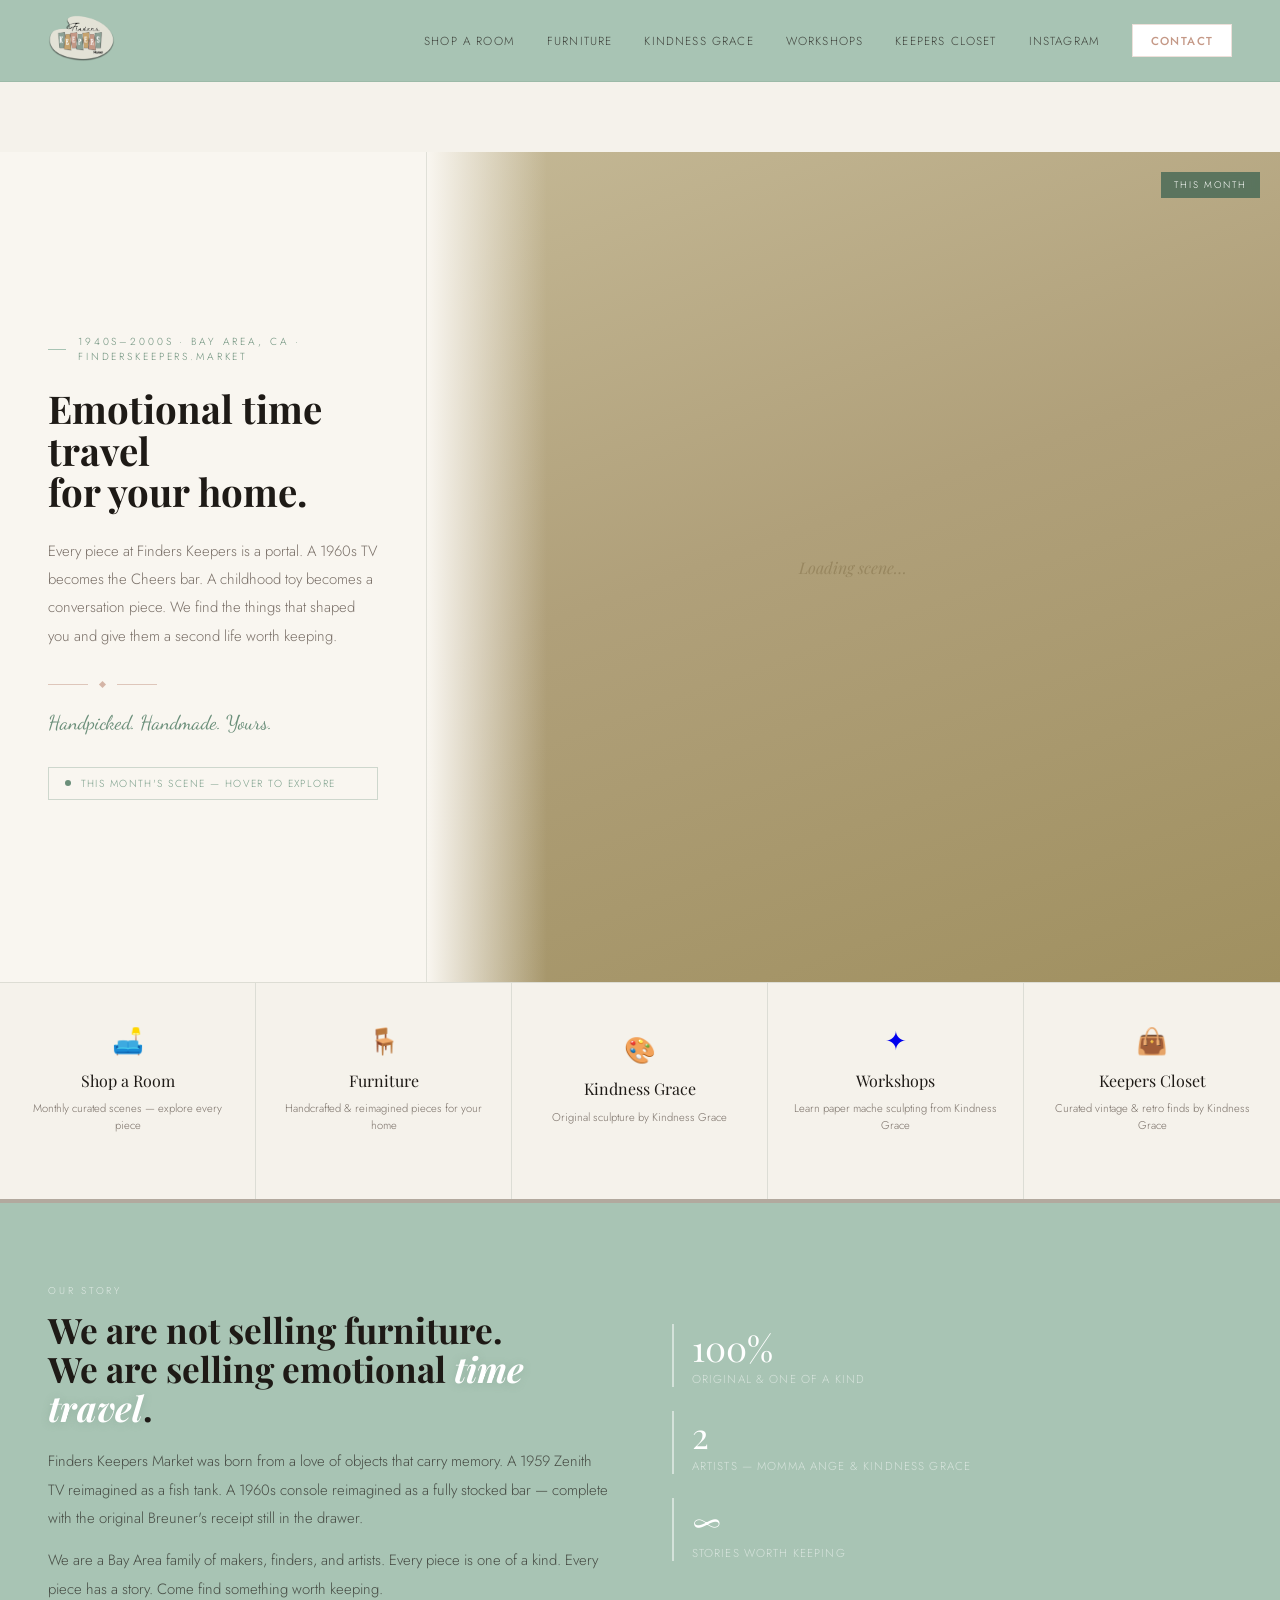
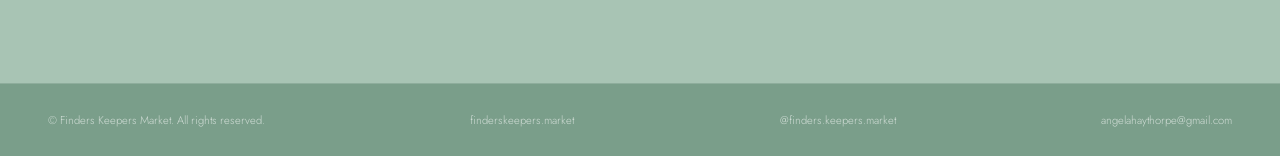
<file: index.html>
<!DOCTYPE html>
<html lang="en">
<head>
  <meta charset="UTF-8" />
  <meta name="viewport" content="width=device-width, initial-scale=1.0" />
  <title>Finders Keepers Market · Emotional Time Travel for Your Home</title>
  <meta name="description" content="Finders Keepers Market — upcycled vintage furniture, original sculpture, and one-of-a-kind finds. Reclaimed & reimagined pieces for your home. Bay Area, CA. Emotional time travel for your space." />
  <link rel="preconnect" href="https://fonts.googleapis.com" />
  <link href="https://fonts.googleapis.com/css2?family=Playfair+Display:ital,wght@0,400;0,600;1,400&family=Jost:wght@300;400;500&family=Dancing+Script:wght@600&display=swap" rel="stylesheet" />
  <link rel="stylesheet" href="fk-styles.css" />
  <style>
    .hero { display: grid; grid-template-columns: 1fr 2fr; min-height: 100vh; padding-top: 70px; }
    .hero-left { display: flex; flex-direction: column; justify-content: center; padding: 4rem 3rem; background: var(--linen); border-right: 1px solid var(--border); }
    .hero-eyebrow { display: flex; align-items: center; gap: 0.75rem; font-size: 0.64rem; letter-spacing: 0.28em; text-transform: uppercase; color: var(--sage); margin-bottom: 1.5rem; }
    .hero-eyebrow::before { content: ''; width: 24px; height: 1px; background: var(--sage-light); }
    .hero-title { font-family: 'Playfair Display', serif; font-size: clamp(1.9rem, 3vw, 2.8rem); line-height: 1.08; margin-bottom: 1.5rem; }
    .hero-title em { font-style: italic; color: var(--sage-light); }
    .hero-title .blush { color: var(--blush); }
    .hero-body { color: var(--muted); line-height: 1.9; font-size: 0.93rem; margin-bottom: 2rem; max-width: 340px; }
    .hero-divider { display: flex; align-items: center; gap: 0.75rem; margin-bottom: 1.5rem; max-width: 160px; }
    .hero-divider-line { width: 40px; height: 1px; background: var(--blush); opacity: 0.5; }
    .hero-divider-gem { width: 5px; height: 5px; background: var(--blush); transform: rotate(45deg); opacity: 0.7; flex-shrink: 0; }
    .hero-tagline { font-family: 'Dancing Script', cursive; font-size: 1.25rem; color: var(--sage); margin-bottom: 2rem; }
    .hero-scene-link { display: inline-flex; align-items: center; gap: 0.6rem; font-size: 0.64rem; letter-spacing: 0.14em; text-transform: uppercase; color: var(--sage-mid); border: 1px solid var(--border-sage); padding: 0.5rem 1rem; text-decoration: none; transition: all 0.2s; }
    .hero-scene-link:hover { background: var(--sage-faint); border-color: var(--sage); }
    .hero-scene-link .dot { width: 6px; height: 6px; border-radius: 50%; background: var(--sage); animation: pulse-sm 2s ease-in-out infinite; flex-shrink: 0; }
    @keyframes pulse-sm { 0%,100%{opacity:1;} 50%{opacity:0.4;} }
    .hero-right { position: relative; overflow: hidden; background: var(--warm); }
    .scene-img { width: 100%; height: 100%; object-fit: cover; object-position: center; display: block; position: absolute; inset: 0; }
    .scene-placeholder { width: 100%; height: 100%; min-height: 600px; background: linear-gradient(160deg,#C4B895 0%,#B0A07A 45%,#A09060 100%); display: flex; align-items: center; justify-content: center; font-family:'Playfair Display',serif; font-style:italic; color:rgba(100,80,40,0.3); }
    .scene-fade { position: absolute; top: 0; left: 0; bottom: 0; width: 120px; background: linear-gradient(to right, var(--linen), transparent); pointer-events: none; z-index: 5; }
    .scene-month-tag { position: absolute; top: 1.25rem; right: 1.25rem; z-index: 10; background: rgba(74,107,88,0.85); backdrop-filter: blur(4px); color: #fff; font-size: 0.6rem; letter-spacing: 0.18em; text-transform: uppercase; padding: 0.35rem 0.85rem; }
    .about-strip { background: var(--sage-light); padding: 5rem 3rem; display: grid; grid-template-columns: 1fr 1fr; gap: 4rem; align-items: center; border-top: 4px solid rgba(201,107,107,0.3); }
    .about-label { font-size: 0.62rem; letter-spacing: 0.28em; text-transform: uppercase; color: rgba(255,255,255,0.65); margin-bottom: 0.85rem; }
    .about-title { font-family: 'Playfair Display', serif; font-size: 2.2rem; color: var(--ink); line-height: 1.1; margin-bottom: 1.25rem; }
    .about-title em { font-style: italic; color: #fff; text-shadow: 0 1px 8px rgba(107,143,122,0.3); }
    .about-body { color: rgba(30,26,22,0.7); line-height: 1.9; font-size: 0.93rem; }
    .about-body p+p { margin-top: 0.9rem; }
    .about-stats { display: flex; flex-direction: column; gap: 1.5rem; }
    .about-stat { border-left: 2px solid rgba(255,255,255,0.5); padding-left: 1.1rem; }
    .about-stat-num { font-family: 'Playfair Display', serif; font-size: 2.2rem; color: #fff; }
    .about-stat-label { font-size: 0.72rem; color: rgba(255,255,255,0.55); letter-spacing: 0.1em; text-transform: uppercase; }
    @media (max-width: 1000px) {
      .hero { grid-template-columns: 1fr; min-height: auto; }
      .hero-left { padding: 3rem 1.5rem; }
      .hero-right { min-height: 55vw; }
      .about-strip { grid-template-columns: 1fr; gap: 2.5rem; padding: 3.5rem 1.5rem; }
    }
  
    @media (max-width: 768px) {
      .scene-tooltip, .tooltip {
        position: absolute !important;
        left: 0 !important; right: 0 !important;
        top: auto !important; bottom: 0 !important;
        width: 100% !important;
        transform: none !important;
        border-left: none; border-right: none; border-bottom: none;
        border-radius: 0;
      }
      .scene-tooltip.visible, .tooltip.visible {
        transform: none !important;
      }
    }
  </style>
</head>
<body>
<nav>
  <a href="/" class="nav-logo">
    <img src="images/fk-logo.png" alt="Finders Keepers Market" onerror="this.outerHTML='<div class=nav-logo-fallback>Finders Keepers Market<span>finderskeepers.market</span></div>'" />
  </a>
  <div class="nav-links">
    <a href="shop-a-room/">Shop a Room</a>
    <a href="furniture/">Furniture</a>
    <a href="kindnessgrace/">Kindness Grace</a>
    <a href="workshops/">Workshops</a>
    <a href="keepers-closet/">Keepers Closet</a>
    <a href="https://www.instagram.com/finders.keepers.market/" target="_blank" rel="noopener">Instagram</a>
    <a href="mailto:angelahaythorpe@gmail.com" class="nav-cta">Contact</a>
  </div>
</nav>
<section class="hero">
  <div class="hero-left">
    <p class="hero-eyebrow">1940s–2000s · Bay Area, CA · finderskeepers.market</p>
    <h1 class="hero-title">Emotional time travel<br>for your home.</h1>
    <p class="hero-body">Every piece at Finders Keepers is a portal. A 1960s TV becomes the Cheers bar. A childhood toy becomes a conversation piece. We find the things that shaped you and give them a second life worth keeping.</p>
    <div class="hero-divider"><div class="hero-divider-line"></div><div class="hero-divider-gem"></div><div class="hero-divider-line"></div></div>
    <p class="hero-tagline">Handpicked. Handmade. Yours.</p>
    <a href="shop-a-room/" class="hero-scene-link" id="scene-label"><span class="dot"></span><span id="scene-label-text">This month's scene — hover to explore</span></a>
  </div>
  <div class="hero-right" id="hero-scene">
    <div class="scene-placeholder" id="scene-placeholder">Loading scene…</div>
    <div class="scene-fade"></div>
    <div class="scene-month-tag" id="scene-month-tag">This Month</div>
    <div class="scene-tooltip" id="scene-tooltip">
      <div class="tt-name" id="tt-name"></div>
      <div class="tt-desc" id="tt-desc"></div>
      <div class="tt-price" id="tt-price"></div>
      <a class="tt-btn" id="tt-btn" href="#">Inquire About This Piece</a>
    </div>
  </div>
</section>
<div class="sections-bar">
  <a href="shop-a-room/" class="section-link"><div class="section-icon">🛋️</div><div class="section-name">Shop a Room</div><div class="section-desc">Monthly curated scenes — explore every piece</div><div class="section-arrow">Explore →</div></a>
  <a href="furniture/" class="section-link"><div class="section-icon">🪑</div><div class="section-name">Furniture</div><div class="section-desc">Handcrafted & reimagined pieces for your home</div><div class="section-arrow">Browse →</div></a>
  <a href="kindnessgrace/" class="section-link"><div class="section-icon">🎨</div><div class="section-name">Kindness Grace</div><div class="section-desc">Original sculpture by Kindness Grace</div><div class="section-arrow">View →</div></a>
  <a href="workshops/" class="section-link"><div class="section-icon">✦</div><div class="section-name">Workshops</div><div class="section-desc">Learn paper mache sculpting from Kindness Grace</div><div class="section-arrow">Book →</div></a>
  <a href="keepers-closet/" class="section-link"><div class="section-icon">👜</div><div class="section-name">Keepers Closet</div><div class="section-desc">Curated vintage & retro finds by Kindness Grace</div><div class="section-arrow">Shop →</div></a>
</div>
<section class="about-strip">
  <div>
    <p class="about-label">Our Story</p>
    <h2 class="about-title">We are not selling furniture.<br>We are selling emotional <em>time travel</em>.</h2>
    <div class="about-body">
      <p>Finders Keepers Market was born from a love of objects that carry memory. A 1959 Zenith TV reimagined as a fish tank. A 1960s console reimagined as a fully stocked bar — complete with the original Breuner's receipt still in the drawer.</p>
      <p>We are a Bay Area family of makers, finders, and artists. Every piece is one of a kind. Every piece has a story. Come find something worth keeping.</p>
    </div>
  </div>
  <div class="about-stats">
    <div class="about-stat"><div class="about-stat-num">100%</div><div class="about-stat-label">Original & one of a kind</div></div>
    <div class="about-stat"><div class="about-stat-num">2</div><div class="about-stat-label">Artists — Momma Ange & Kindness Grace</div></div>
    <div class="about-stat"><div class="about-stat-num">∞</div><div class="about-stat-label">Stories worth keeping</div></div>
  </div>
</section>
<footer>
  <span>© Finders Keepers Market. All rights reserved.</span>
  <span>finderskeepers.market</span>
  <a href="https://www.instagram.com/finders.keepers.market/" target="_blank" rel="noopener">@finders.keepers.market</a>
  <a href="mailto:angelahaythorpe@gmail.com">angelahaythorpe@gmail.com</a>
</footer>
<script>

function positionTooltip(tooltip, hs, container) {
  const isMobile = window.innerWidth < 768;
  if (isMobile) {
    // On mobile: pin to bottom of scene, full width
    tooltip.style.left = '0';
    tooltip.style.right = '0';
    tooltip.style.top = 'auto';
    tooltip.style.bottom = '0';
    tooltip.style.width = '100%';
    tooltip.style.position = 'absolute';
  } else {
    tooltip.style.width = '230px';
    tooltip.style.bottom = '';
    tooltip.style.right = '';
    const sr = container.getBoundingClientRect();
    const hr = hs.getBoundingClientRect();
    let left = hr.left - sr.left + 44;
    let top = hr.top - sr.top - 60;
    // Flip left if too close to right edge
    if (left + 240 > sr.width) left = hr.left - sr.left - 254;
    // Clamp left so never off left edge
    if (left < 8) left = 8;
    // Flip down if too close to top
    if (top < 8) top = hr.top - sr.top + 44;
    // Clamp bottom
    if (top + 220 > sr.height) top = sr.height - 230;
    tooltip.style.left = left + 'px';
    tooltip.style.top = top + 'px';
  }
  tooltip.classList.add('visible');
}

const DATA_URL='https://finderskeepers.market/art-data.json';
async function loadScene(){try{const r=await fetch(DATA_URL);const data=await r.json();const scene=(data.scenes||[]).find(s=>s.current);if(!scene)return;renderScene(scene);}catch(e){}}
function renderScene(scene){
  const container=document.getElementById('hero-scene');
  const placeholder=document.getElementById('scene-placeholder');
  document.getElementById('scene-month-tag').textContent=scene.month||'This Month';
  document.getElementById('scene-label-text').textContent=`${scene.title} — hover to explore`;
  if(scene.image){const img=document.createElement('img');img.className='scene-img';img.src=`https://finderskeepers.market/${scene.image}`;img.alt=scene.title;img.onerror=()=>img.remove();container.insertBefore(img,placeholder);placeholder.style.display='none';}
  const tooltip=document.getElementById('scene-tooltip');let activeId=null;
  (scene.items||[]).forEach(item=>{
    const hs=document.createElement('div');hs.className='hotspot';hs.style.left=item.x+'%';hs.style.top=item.y+'%';hs.dataset.id=item.id;
    hs.innerHTML='<div class="hotspot-ring"><div class="hotspot-dot"></div></div>';
    container.insertBefore(hs,tooltip);
    const show=()=>{
      document.querySelectorAll('#hero-scene .hotspot').forEach(h=>h.classList.remove('active'));
      hs.classList.add('active');activeId=item.id;
      document.getElementById('tt-name').textContent=item.name;
      document.getElementById('tt-desc').textContent=item.desc;
      const p=document.getElementById('tt-price');p.textContent=item.price?`$${item.price.toLocaleString()}`:'Price on request';p.className='tt-price'+(item.price?'':' inquire');
      const sub=encodeURIComponent(`Inquiry: ${item.name}`);const bod=encodeURIComponent(`Hello,\n\nI'm interested in "${item.name}".\n\nIs it available?\n\nThank you!`);
      const btn=document.getElementById('tt-btn');
      if(!item.available){btn.textContent='This piece has sold';btn.style.pointerEvents='none';btn.style.opacity='0.5';btn.href='#';}
      else{btn.textContent='Inquire About This Piece';btn.style.pointerEvents='';btn.style.opacity='';btn.href=`mailto:angelahaythorpe@gmail.com?subject=${sub}&body=${bod}`;}
      positionTooltip(tooltip, hs, container);
    };
    hs.addEventListener('mouseenter',show);
    hs.addEventListener('click',e=>{e.stopPropagation();if(activeId===item.id&&tooltip.classList.contains('visible')){tooltip.classList.remove('visible');hs.classList.remove('active');activeId=null;}else show();});
    hs.addEventListener('mouseleave',e=>{if(!tooltip.contains(e.relatedTarget))setTimeout(()=>{if(!tooltip.matches(':hover')){tooltip.classList.remove('visible');hs.classList.remove('active');activeId=null;}},200);});
  });
  tooltip.addEventListener('mouseleave',()=>{tooltip.classList.remove('visible');document.querySelectorAll('#hero-scene .hotspot').forEach(h=>h.classList.remove('active'));activeId=null;});
  container.addEventListener('click',e=>{if(!e.target.closest('.hotspot')&&!e.target.closest('.scene-tooltip')){tooltip.classList.remove('visible');document.querySelectorAll('#hero-scene .hotspot').forEach(h=>h.classList.remove('active'));activeId=null;}});
}
loadScene();
</script>
</body>
</html>
</file>
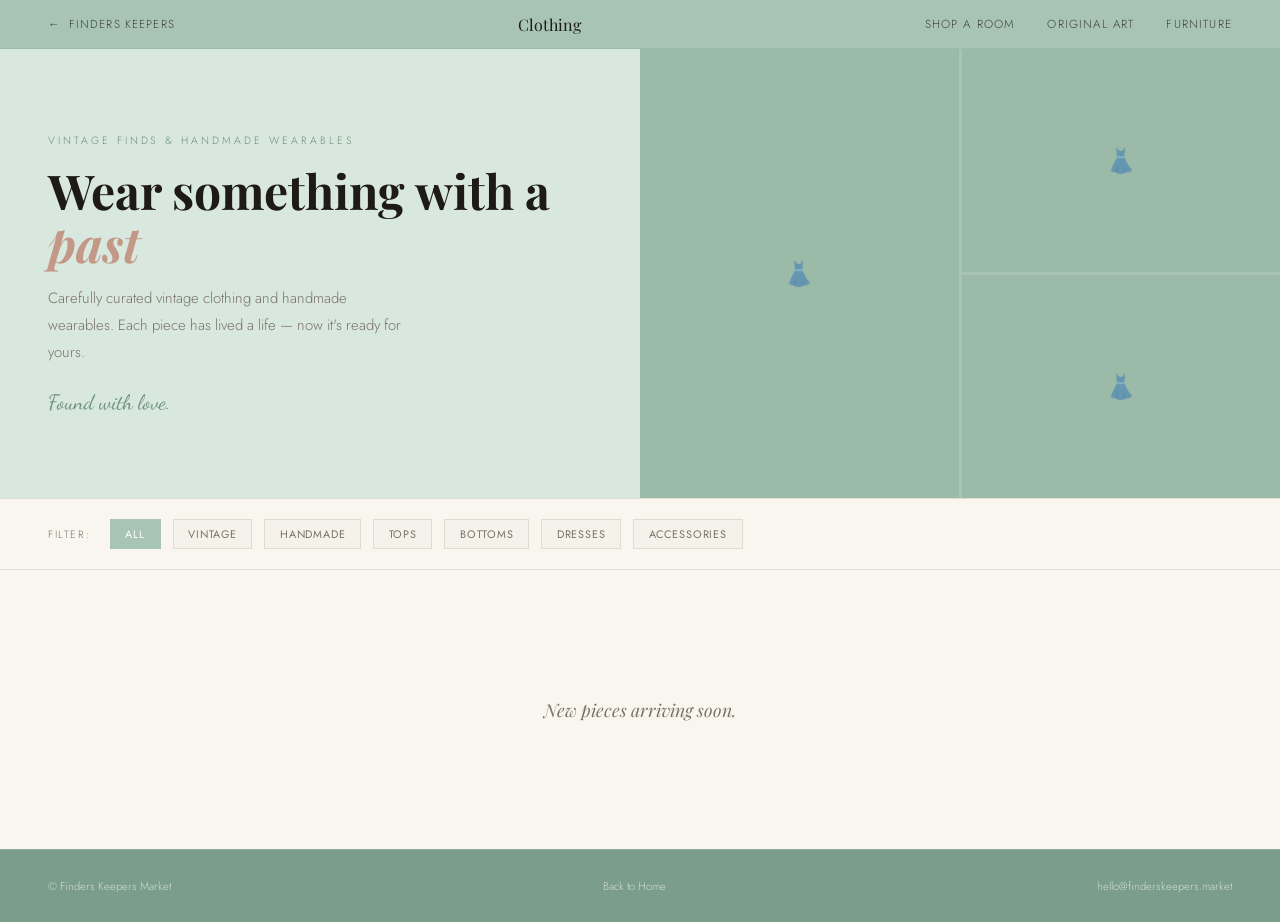
<file: clothing/index.html>
<!DOCTYPE html>
<html lang="en">
<head>
  <meta charset="UTF-8" /><meta name="viewport" content="width=device-width, initial-scale=1.0" />
  <title>Clothing — Finders Keepers Market</title>
  <link href="https://fonts.googleapis.com/css2?family=Playfair+Display:ital,wght@0,400;1,400&family=Jost:wght@300;400;500&family=Dancing+Script:wght@500&display=swap" rel="stylesheet" />
  <link rel="stylesheet" href="../fk-styles.css" />
  <style>
    nav { position: sticky; }
    .page-hero { display: grid; grid-template-columns: 1fr 1fr; min-height: 50vh; border-bottom: 1px solid var(--border); }
    .hero-left { display: flex; flex-direction: column; justify-content: center; padding: 4rem 3rem; background: var(--sage-pale); }
    .hero-eyebrow { font-size: 0.66rem; letter-spacing: 0.28em; text-transform: uppercase; color: var(--sage); margin-bottom: 1rem; }
    .hero-title { font-family: "Playfair Display", serif; font-size: clamp(2rem,4vw,3rem); line-height: 1.1; margin-bottom: 1rem; }
    .hero-title em { font-style: italic; color: var(--blush); }
    .hero-sub { color: var(--muted); line-height: 1.8; max-width: 360px; font-size: 0.93rem; }
    .hero-script { font-family: "Dancing Script", cursive; font-size: 1.3rem; color: var(--sage); margin-top: 1.5rem; }
    .hero-right { display: grid; grid-template-columns: 1fr 1fr; grid-template-rows: 1fr 1fr; gap: 3px; background: var(--sage-light); }
    .hero-tile { background: rgba(107,143,122,0.2); overflow: hidden; }
    .hero-tile img { width:100%;height:100%;object-fit:cover; }
    .hero-tile-placeholder { width:100%;height:100%;display:flex;align-items:center;justify-content:center;color:rgba(107,143,122,0.4);font-size:1.5rem; }
    .hero-tile:first-child { grid-row: 1/3; }
    .lookbook-section { padding: 3rem; background: var(--linen); }
    .lookbook-grid { display: grid; grid-template-columns: repeat(3,1fr); gap: 2rem; }
    .look-card { cursor: pointer; }
    .look-card:hover .look-img img { transform: scale(1.04); }
    .look-img { aspect-ratio: 2/3; overflow: hidden; background: var(--sage-pale); margin-bottom: 1rem; position: relative; }
    .look-img img { width:100%;height:100%;object-fit:cover;transition:transform 0.5s;display:block; }
    .look-img-placeholder { width:100%;height:100%;display:flex;align-items:center;justify-content:center;font-family:"Playfair Display",serif;font-style:italic;color:rgba(100,80,60,0.25);font-size:0.85rem; }
    .look-badge { position:absolute;top:0.75rem;left:0.75rem;font-size:0.6rem;letter-spacing:0.1em;text-transform:uppercase;padding:0.25rem 0.6rem; }
    .look-badge.vintage { background: var(--warm); color: var(--clay); }
    .look-badge.handmade { background: var(--sage-light); color: #fff; }
    .look-badge.sold { background: rgba(0,0,0,0.35); color: #fff; }
    .look-name { font-family:"Playfair Display",serif;font-size:1.05rem;margin-bottom:0.2rem; }
    .look-detail { font-size:0.78rem;color:var(--muted);margin-bottom:0.4rem; }
    .look-price { font-size:0.95rem;color:var(--sage-mid); }
    .look-price.inquire { font-style:italic;color:var(--muted);font-size:0.82rem; }
    .look-size { font-size:0.7rem;color:var(--muted);letter-spacing:0.05em;margin-top:0.2rem; }
    @media (max-width:900px) { .lookbook-grid{grid-template-columns:repeat(2,1fr);gap:1.5rem;} }
    @media (max-width:768px) { .page-hero{grid-template-columns:1fr;} .hero-left{padding:3rem 1.5rem;} .hero-right{min-height:260px;} .lookbook-section{padding:1.5rem;} .lookbook-grid{grid-template-columns:repeat(2,1fr);gap:1rem;} }
    @media (max-width:420px) { .lookbook-grid{grid-template-columns:1fr;} }
  </style>
</head>
<body>
<nav>
  <a href="../" class="nav-back">Finders Keepers</a>
  <span class="nav-title">Clothing</span>
  <div class="nav-links"><a href="../shop-a-room/">Shop a Room</a><a href="../original-art/">Original Art</a><a href="../furniture/">Furniture</a></div>
</nav>
<div class="page-hero">
  <div class="hero-left">
    <p class="hero-eyebrow">Vintage Finds &amp; Handmade Wearables</p>
    <h1 class="hero-title">Wear something with a <em>past</em></h1>
    <p class="hero-sub">Carefully curated vintage clothing and handmade wearables. Each piece has lived a life — now it's ready for yours.</p>
    <p class="hero-script">Found with love.</p>
  </div>
  <div class="hero-right" id="hero-tiles">
    <div class="hero-tile"><div class="hero-tile-placeholder">👗</div></div>
    <div class="hero-tile"><div class="hero-tile-placeholder">👗</div></div>
    <div class="hero-tile"><div class="hero-tile-placeholder">👗</div></div>
  </div>
</div>
<div class="filter-bar">
  <span class="filter-label">Filter:</span>
  <button class="filter-pill active" onclick="filterLooks('all',this)">All</button>
  <button class="filter-pill" onclick="filterLooks('vintage',this)">Vintage</button>
  <button class="filter-pill" onclick="filterLooks('handmade',this)">Handmade</button>
  <button class="filter-pill" onclick="filterLooks('tops',this)">Tops</button>
  <button class="filter-pill" onclick="filterLooks('bottoms',this)">Bottoms</button>
  <button class="filter-pill" onclick="filterLooks('dresses',this)">Dresses</button>
  <button class="filter-pill" onclick="filterLooks('accessories',this)">Accessories</button>
</div>
<section class="lookbook-section">
  <div class="lookbook-grid" id="lookbook-grid"><div class="empty-state"><p>New pieces arriving soon.</p></div></div>
</section>
<div class="modal-overlay" id="modal-overlay">
  <div class="modal">
    <button class="modal-close" id="modal-close">✕</button>
    <div class="modal-img-wrap" id="modal-img"></div>
    <div class="modal-body">
      <p class="modal-eyebrow">FINDERS KEEPERS CLOTHING</p>
      <h2 class="modal-title" id="modal-title"></h2>
      <div class="modal-price" id="modal-price"></div>
      <p class="modal-desc" id="modal-desc"></p>
      <div id="modal-details"></div>
      <div class="modal-cta" id="modal-cta"></div>
    </div>
  </div>
</div>
<footer><span>© Finders Keepers Market</span><a href="../">Back to Home</a><a href="mailto:hello@finderskeepers.market">hello@finderskeepers.market</a></footer>
<script>
let allClothing=[];let currentFilter="all";
async function load(){try{const data=await(await fetch("https://finderskeepers.market/art-data.json")).json();allClothing=data.clothing||[];renderLooks();renderHeroTiles();}catch(e){}}
function renderLooks(){
  const grid=document.getElementById("lookbook-grid");
  const items=currentFilter==="all"?allClothing:allClothing.filter(a=>a.tags&&a.tags.includes(currentFilter));
  if(!items.length){grid.innerHTML='<div class="empty-state"><p>New pieces arriving soon.</p></div>';return;}
  grid.innerHTML="";
  items.forEach((item,i)=>{
    const card=document.createElement("div");card.className="look-card";
    const src=`https://finderskeepers.market/${item.image}`;
    const price=item.price?`$${item.price.toLocaleString()}`:"Price on request";
    const isVintage=item.tags&&item.tags.includes("vintage");const isHandmade=item.tags&&item.tags.includes("handmade");
    const badge=!item.available?"<div class=look-badge.sold>Sold</div>":isHandmade?"<div class='look-badge handmade'>Handmade</div>":isVintage?"<div class='look-badge vintage'>Vintage</div>":"";
    card.innerHTML=`<div class="look-img">${item.image?`<img src="${src}" alt="${item.title}" onerror="this.style.display='none'" />`:"<div class=look-img-placeholder>Image coming soon</div>"}${badge}</div><div class="look-info"><div class="look-name">${item.title}</div><div class="look-detail">${item.medium||""}</div><div class="look-price${item.price?"":' inquire'}">${price}</div>${item.size?`<div class="look-size">Size: ${item.size}</div>`:""}</div>`;
    card.addEventListener("click",()=>openModal(item));grid.appendChild(card);
  });
}
function renderHeroTiles(){const pieces=allClothing.filter(a=>a.image).slice(0,3);if(!pieces.length)return;const c=document.getElementById("hero-tiles");c.innerHTML="";pieces.forEach((item,i)=>{const t=document.createElement("div");t.className="hero-tile";if(i===0)t.style.gridRow="1/3";t.innerHTML=`<img src="https://finderskeepers.market/${item.image}" alt="${item.title}" />`;c.appendChild(t);});}
function filterLooks(f,btn){currentFilter=f;document.querySelectorAll(".filter-pill").forEach(b=>b.classList.remove("active"));btn.classList.add("active");renderLooks();}
function openModal(item){
  const src=`https://finderskeepers.market/${item.image}`;
  document.getElementById("modal-img").innerHTML=item.image?`<img src="${src}" alt="${item.title}" />`:"<div style='width:100%;min-height:460px;display:flex;align-items:center;justify-content:center;background:var(--sage-pale);font-family:Playfair Display,serif;font-style:italic;color:var(--muted)'>Image coming soon</div>";
  document.getElementById("modal-title").textContent=item.title;
  const p=document.getElementById("modal-price");p.textContent=item.price?`$${item.price.toLocaleString()}`:"Price on request";p.className="modal-price"+(item.price?"":' inquire');
  document.getElementById("modal-desc").textContent=item.description||"";
  document.getElementById("modal-details").innerHTML=[item.medium?`<div class="modal-detail-row"><span class="modal-detail-label">Type</span><span class="modal-detail-val">${item.medium}</span></div>`:"",item.size?`<div class="modal-detail-row"><span class="modal-detail-label">Size</span><span class="modal-detail-val">${item.size}</span></div>`:"",item.shipping?`<div class="modal-detail-row"><span class="modal-detail-label">Shipping</span><span class="modal-detail-val">${item.shipping}</span></div>`:""].join("");
  const s=encodeURIComponent(`Inquiry: ${item.title}`);const b=encodeURIComponent(`Hello,\n\nI'm interested in "${item.title}".\n\nIs it available?\n\nThank you!`);
  document.getElementById("modal-cta").innerHTML=item.available?`<a href="mailto:hello@finderskeepers.market?subject=${s}&body=${b}" class="btn-primary">Inquire About This Piece</a>`:"<div style='text-align:center;padding:1rem;border:1px solid var(--border);color:var(--muted);font-style:italic'>This piece has found its home.</div>";
  document.getElementById("modal-overlay").classList.add("open");document.body.style.overflow="hidden";
}
function closeModal(){document.getElementById("modal-overlay").classList.remove("open");document.body.style.overflow="";}
document.getElementById("modal-close").addEventListener("click",closeModal);
document.getElementById("modal-overlay").addEventListener("click",e=>{if(e.target===document.getElementById("modal-overlay"))closeModal();});
document.addEventListener("keydown",e=>{if(e.key==="Escape")closeModal();});
load();
</script>
</body>
</html>
</file>
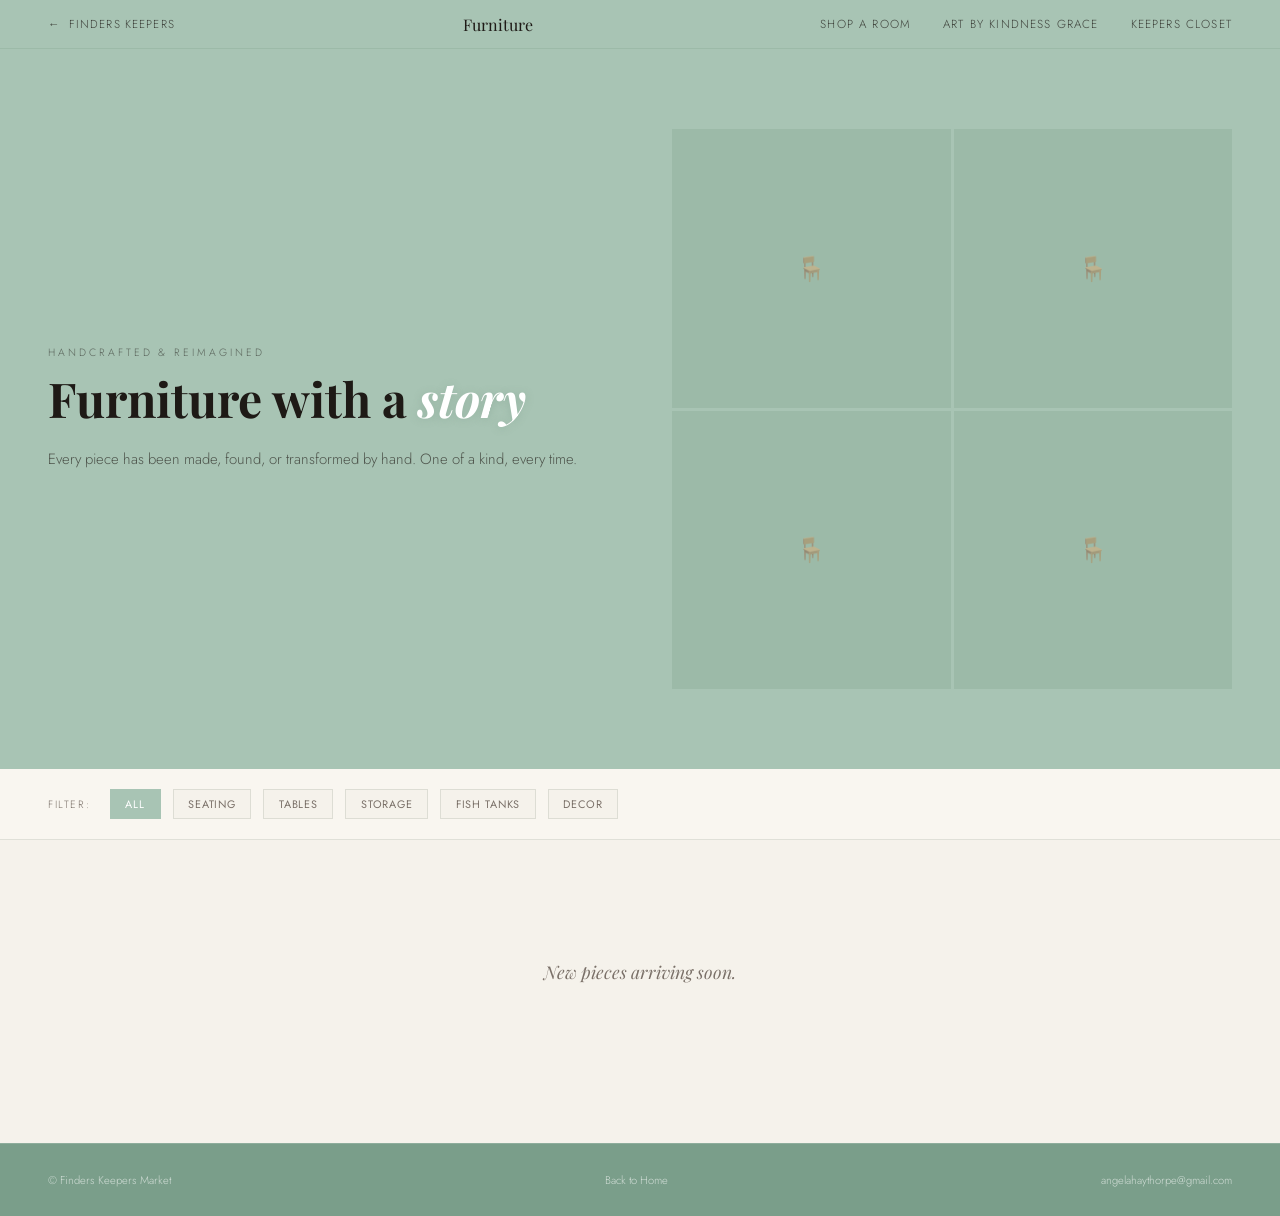
<file: furniture/index.html>
<!DOCTYPE html>
<html lang="en">
<head>
  <meta charset="UTF-8" /><meta name="viewport" content="width=device-width, initial-scale=1.0" />
  <title>Furniture — Finders Keepers Market</title>
  <link href="https://fonts.googleapis.com/css2?family=Playfair+Display:ital,wght@0,400;1,400&family=Jost:wght@300;400;500&display=swap" rel="stylesheet" />
  <link rel="stylesheet" href="../fk-styles.css" />
  <style>
    nav { position: sticky; }
    .page-banner { background: var(--sage-light); padding: 5rem 3rem; display: grid; grid-template-columns: 1fr 1fr; gap: 4rem; align-items: center; }
    .banner-eyebrow { font-size: 0.66rem; letter-spacing: 0.28em; text-transform: uppercase; color: rgba(30,26,22,0.55); margin-bottom: 0.75rem; }
    .banner-title { font-family: "Playfair Display", serif; font-size: clamp(2rem,4vw,3rem); color: var(--ink); line-height: 1.1; margin-bottom: 1.25rem; }
    .banner-title em { font-style: italic; color: #fff; text-shadow: 0 1px 8px rgba(107,143,122,0.3); }
    .banner-body { color: rgba(30,26,22,0.65); line-height: 1.9; font-size: 0.93rem; }
    .banner-right { display: grid; grid-template-columns: 1fr 1fr; gap: 3px; }
    .banner-tile { aspect-ratio: 1; background: rgba(107,143,122,0.2); overflow: hidden; }
    .banner-tile img { width: 100%; height: 100%; object-fit: cover; opacity: 0.85; }
    .banner-tile-placeholder { width:100%;height:100%;display:flex;align-items:center;justify-content:center;color:rgba(107,143,122,0.4);font-size:1.5rem; }
    @media (max-width:768px) { .page-banner{grid-template-columns:1fr;padding:3rem 1.5rem;gap:2rem;} }
  </style>
</head>
<body>
<nav>
  <a href="../" class="nav-back">Finders Keepers</a>
  <span class="nav-title">Furniture</span>
  <div class="nav-links"><a href="../shop-a-room/">Shop a Room</a><a href="../original-art/">Art by Kindness Grace</a><a href="../keepers-closet/">Keepers Closet</a></div>
</nav>
<div class="page-banner">
  <div>
    <p class="banner-eyebrow">Handcrafted &amp; Reimagined</p>
    <h1 class="banner-title">Furniture with a <em>story</em></h1>
    <p class="banner-body">Every piece has been made, found, or transformed by hand. One of a kind, every time.</p>
  </div>
  <div class="banner-right" id="banner-tiles">
    <div class="banner-tile"><div class="banner-tile-placeholder">🪑</div></div>
    <div class="banner-tile"><div class="banner-tile-placeholder">🪑</div></div>
    <div class="banner-tile"><div class="banner-tile-placeholder">🪑</div></div>
    <div class="banner-tile"><div class="banner-tile-placeholder">🪑</div></div>
  </div>
</div>
<div class="filter-bar">
  <span class="filter-label">Filter:</span>
  <button class="filter-pill active" onclick="filterGallery('all',this)">All</button>
  <button class="filter-pill" onclick="filterGallery('seating',this)">Seating</button>
  <button class="filter-pill" onclick="filterGallery('tables',this)">Tables</button>
  <button class="filter-pill" onclick="filterGallery('storage',this)">Storage</button>
  <button class="filter-pill" onclick="filterGallery('tanks',this)">Fish Tanks</button>
  <button class="filter-pill" onclick="filterGallery('decor',this)">Decor</button>
</div>
<section class="gallery-section">
  <div class="gallery-grid" id="gallery-grid"><div class="empty-state"><p>New pieces arriving soon.</p></div></div>
</section>
<div class="modal-overlay" id="modal-overlay">
  <div class="modal">
    <button class="modal-close" id="modal-close">✕</button>
    <div class="modal-img-wrap" id="modal-img"></div>
    <div class="modal-body">
      <p class="modal-eyebrow">FINDERS KEEPERS ORIGINAL</p>
      <h2 class="modal-title" id="modal-title"></h2>
      <div class="modal-price" id="modal-price"></div>
      <p class="modal-desc" id="modal-desc"></p>
      <div id="modal-details"></div>
      <div class="modal-cta" id="modal-cta"></div>
    </div>
  </div>
</div>
<footer><span>© Finders Keepers Market</span><a href="../">Back to Home</a><a href="mailto:angelahaythorpe@gmail.com">angelahaythorpe@gmail.com</a></footer>
<script>
let allFurniture=[];let currentFilter="all";
async function load(){try{const data=await(await fetch("https://finderskeepers.market/art-data.json")).json();allFurniture=data.furniture||[];renderGallery();renderBanner();}catch(e){}}
function renderGallery(){
  const grid=document.getElementById("gallery-grid");
  const items=currentFilter==="all"?allFurniture:allFurniture.filter(a=>a.tags&&a.tags.includes(currentFilter));
  if(!items.length){grid.innerHTML='<div class="empty-state"><p>New pieces arriving soon.</p></div>';return;}
  grid.innerHTML="";
  items.forEach(art=>{
    const card=document.createElement("div");card.className="art-card";
    const src=`https://finderskeepers.market/${art.image}`;
    const price=art.price?`$${art.price.toLocaleString()}`:"Price on request";
    card.innerHTML=`${art.image?`<img src="${src}" alt="${art.title}" onerror="this.style.display='none'" />`:"<div class=art-card-placeholder>Image coming soon</div>"}<div class="art-card-overlay"><div class="art-card-title">${art.title}</div><div class="art-card-medium">${art.medium||""}</div><div class="art-card-price${art.price?"":' inquire'}">${price}</div></div>`;
    card.addEventListener("click",()=>openModal(art));grid.appendChild(card);
  });
}
function renderBanner(){const pieces=allFurniture.filter(a=>a.image).slice(0,4);if(!pieces.length)return;const c=document.getElementById("banner-tiles");c.innerHTML="";pieces.forEach(art=>{const t=document.createElement("div");t.className="banner-tile";t.innerHTML=`<img src="https://finderskeepers.market/${art.image}" alt="${art.title}" />`;c.appendChild(t);});}
function filterGallery(f,btn){currentFilter=f;document.querySelectorAll(".filter-pill").forEach(b=>b.classList.remove("active"));btn.classList.add("active");renderGallery();}
function openModal(art){
  const src=`https://finderskeepers.market/${art.image}`;
  document.getElementById("modal-img").innerHTML=art.image?`<img src="${src}" alt="${art.title}" />`:"<div style='width:100%;min-height:460px;display:flex;align-items:center;justify-content:center;background:var(--warm);font-family:Playfair Display,serif;font-style:italic;color:var(--muted)'>Image coming soon</div>";
  document.getElementById("modal-title").textContent=art.title;
  const p=document.getElementById("modal-price");p.textContent=art.price?`$${art.price.toLocaleString()}`:"Price on request";p.className="modal-price"+(art.price?"":' inquire');
  document.getElementById("modal-desc").textContent=art.description||"";
  document.getElementById("modal-details").innerHTML=[art.medium?`<div class="modal-detail-row"><span class="modal-detail-label">Medium</span><span class="modal-detail-val">${art.medium}</span></div>`:"",art.dimensions?`<div class="modal-detail-row"><span class="modal-detail-label">Dimensions</span><span class="modal-detail-val">${art.dimensions}</span></div>`:"",art.shipping?`<div class="modal-detail-row"><span class="modal-detail-label">Shipping</span><span class="modal-detail-val">${art.shipping}</span></div>`:""].join("");
  const s=encodeURIComponent(`Inquiry: ${art.title}`);const b=encodeURIComponent(`Hello,\n\nI'm interested in "${art.title}".\n\nIs it available?\n\nThank you!`);
  document.getElementById("modal-cta").innerHTML=art.available?`<a href="mailto:angelahaythorpe@gmail.com?subject=${s}&body=${b}" class="btn-primary">Inquire About This Piece</a>`:"<div style='text-align:center;padding:1rem;border:1px solid var(--border);color:var(--muted);font-style:italic;font-size:0.9rem'>This piece has found its home.</div>";
  document.getElementById("modal-overlay").classList.add("open");document.body.style.overflow="hidden";
}
function closeModal(){document.getElementById("modal-overlay").classList.remove("open");document.body.style.overflow="";}
document.getElementById("modal-close").addEventListener("click",closeModal);
document.getElementById("modal-overlay").addEventListener("click",e=>{if(e.target===document.getElementById("modal-overlay"))closeModal();});
document.addEventListener("keydown",e=>{if(e.key==="Escape")closeModal();});
load();
</script>
</body>
</html>
</file>
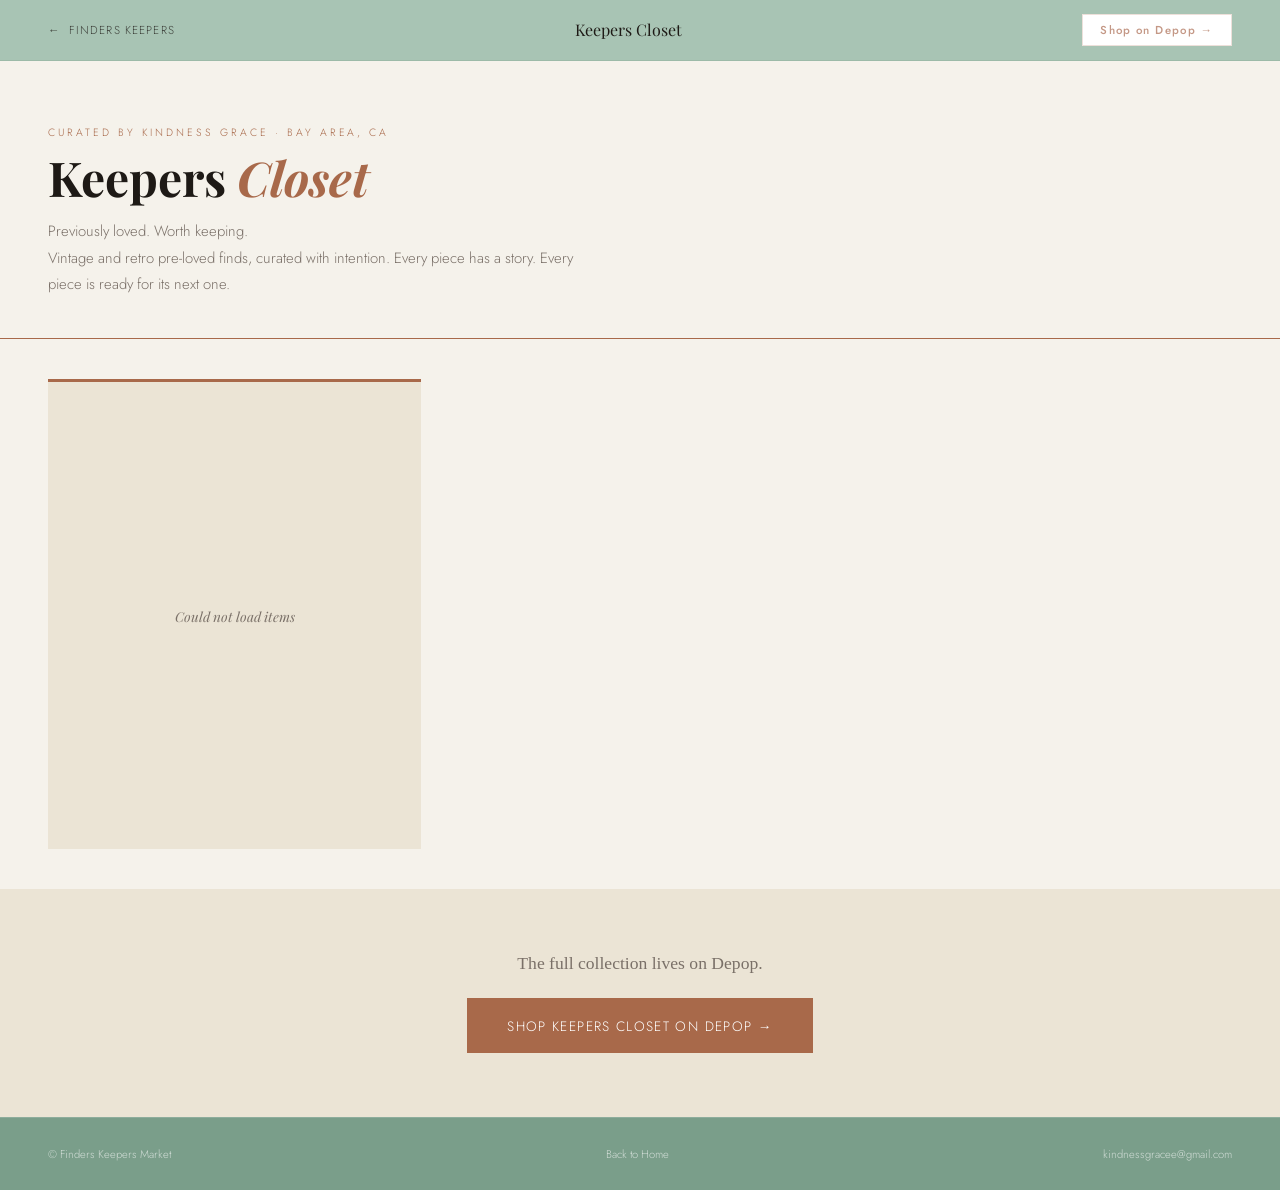
<file: keepers-closet/index.html>
<!DOCTYPE html>
<html lang="en">
<head>
  <meta charset="UTF-8" />
  <meta name="viewport" content="width=device-width, initial-scale=1.0" />
  <title>Keepers Closet — Finders Keepers Market</title>
  <meta name="description" content="Keepers Closet — vintage and retro pre-loved clothing curated by Kindness Grace. Previously loved. Worth keeping. Bay Area, CA." />
  <link rel="preconnect" href="https://fonts.googleapis.com" />
  <link href="https://fonts.googleapis.com/css2?family=Playfair+Display:ital,wght@0,400;1,400&family=Jost:wght@300;400;500&display=swap" rel="stylesheet" />
  <link rel="stylesheet" href="../fk-styles.css" />
  <style>
    nav { position: sticky; }
  </style>
</head>
<body>

<nav>
  <a href="../" class="nav-back">Finders Keepers</a>
  <div class="nav-title">Keepers Closet</div>
  <a href="https://www.depop.com/meowmeowmeow617/" target="_blank" rel="noopener" class="nav-cta">Shop on Depop →</a>
</nav>

<div class="page-header kc-header">
  <p class="page-eyebrow">Curated by Kindness Grace · Bay Area, CA</p>
  <h1 class="page-title">Keepers <em>Closet</em></h1>
  <p class="page-sub">Previously loved. Worth keeping.</p>
  <p class="page-sub">Vintage and retro pre-loved finds, curated with intention. Every piece has a story. Every piece is ready for its next one.</p>
</div>

<div class="kc-featured-grid" id="kc-grid">
  <div class="kc-item-card">
    <div class="kc-item-img"><div class="kc-item-img-placeholder">Loading…</div></div>
  </div>
</div>

<div class="kc-depop-cta">
  <p class="kc-depop-label">The full collection lives on Depop.</p>
  <a href="https://www.depop.com/meowmeowmeow617/" target="_blank" rel="noopener" class="btn-primary kc-btn kc-btn-large">
    Shop Keepers Closet on Depop →
  </a>
</div>

<footer>
  <span>© Finders Keepers Market</span>
  <a href="../">Back to Home</a>
  <a href="mailto:kindnessgracee@gmail.com">kindnessgracee@gmail.com</a>
</footer>

<script>
  async function loadItems() {
    const grid = document.getElementById('kc-grid');
    try {
      const r = await fetch('https://finderskeepers.market/art-data.json');
      const data = await r.json();
      const items = (data.clothing || []).filter(i => i.available !== false);

      if (!items.length) {
        grid.innerHTML = `
          <div class="kc-item-card">
            <div class="kc-item-img"><div class="kc-item-img-placeholder">Coming soon</div></div>
            <div class="kc-item-body">
              <p class="kc-item-eyebrow">Coming Soon</p>
              <h3 class="kc-item-title">More on the way</h3>
              <p class="kc-item-story">Kindness is curating the next round of finds. Check back soon, or browse the full collection on Depop in the meantime.</p>
              <a href="https://www.depop.com/meowmeowmeow617/" target="_blank" rel="noopener" class="btn-primary kc-btn">Browse Depop →</a>
            </div>
          </div>`;
        return;
      }

      grid.innerHTML = '';
      items.forEach(item => {
        const card = document.createElement('div');
        card.className = 'kc-item-card';
        const imgSrc = item.image ? `https://finderskeepers.market/${item.image}` : null;
        const priceHTML = item.price ? `<p class="kc-item-price">$${item.price}</p>` : '<p class="kc-item-price">&nbsp;</p>';
        const depopLink = item.depopUrl || 'https://www.depop.com/meowmeowmeow617/';
        card.innerHTML = `
          <div class="kc-item-img">
            ${imgSrc ? `<img src="${imgSrc}" alt="${item.title}" onerror="this.parentElement.innerHTML='<div class=kc-item-img-placeholder>Photo coming soon</div>'" />` : `<div class="kc-item-img-placeholder">Photo coming soon</div>`}
          </div>
          <div class="kc-item-body">
            <p class="kc-item-eyebrow">${item.medium || ''}</p>
            <h3 class="kc-item-title">${item.title}</h3>
            <p class="kc-item-story">${item.description || ''}</p>
            ${priceHTML}
            <a href="${depopLink}" target="_blank" rel="noopener" class="btn-primary kc-btn">View on Depop →</a>
          </div>`;
        grid.appendChild(card);
      });
    } catch(e) {
      grid.innerHTML = `<div class="kc-item-card"><div class="kc-item-img"><div class="kc-item-img-placeholder">Could not load items</div></div></div>`;
    }
  }
  loadItems();
</script>

</body>
</html>
</file>
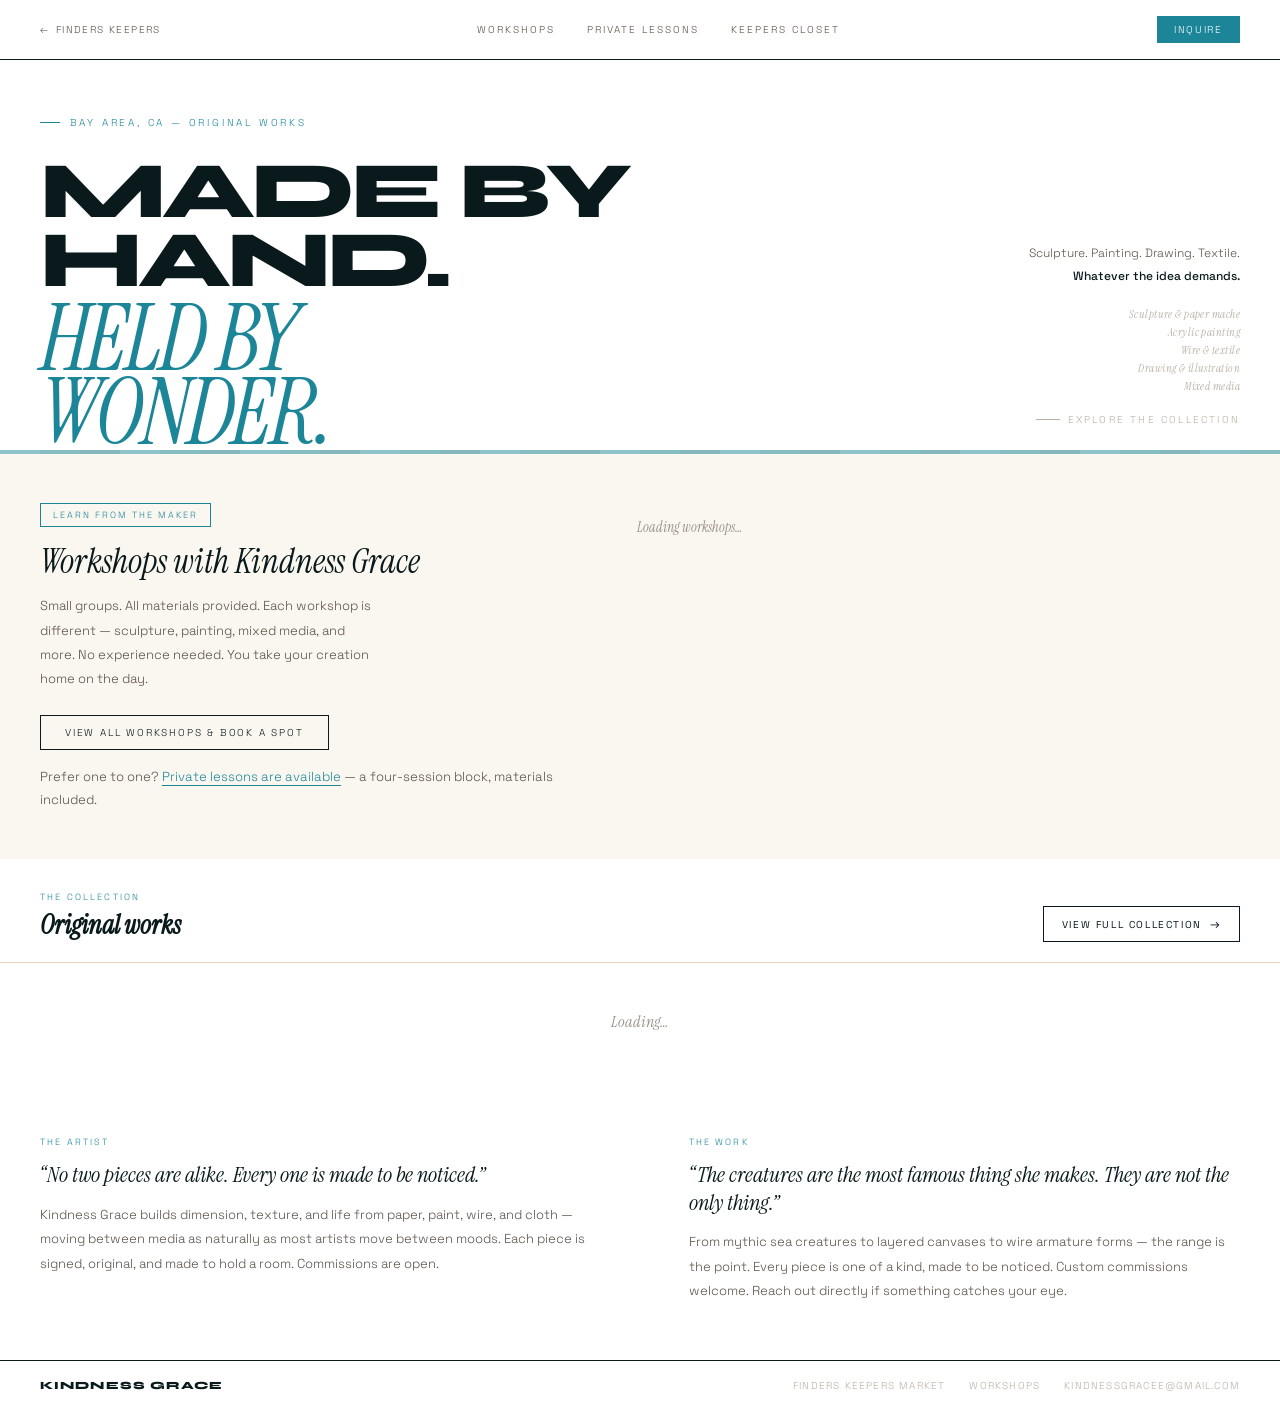
<file: kindnessgrace/index.html>
<!DOCTYPE html>
<html lang="en">
<head>
  <meta charset="UTF-8" />
  <meta name="viewport" content="width=device-width, initial-scale=1.0" />
  <title>Art by Kindness Grace — Original Works &amp; Workshops</title>
  <meta name="description" content="Kindness Grace creates original sculpture, paper mache, painting, wire, and textile art. Bay Area, CA. Workshops available. One of a kind." />
  <link rel="preconnect" href="https://fonts.googleapis.com" />
  <link href="https://fonts.googleapis.com/css2?family=Syne:wght@400;700;800&family=Instrument+Serif:ital,wght@0,400;1,400&family=Space+Grotesk:wght@300;400;500&display=swap" rel="stylesheet" />
  <style>
    *, *::before, *::after { box-sizing: border-box; margin: 0; padding: 0; }
    :root {
      --ocean: #097a85;
      --teal: #1c8698;
      --teal-light: #e8f4f5;
      --sand: #d8a680;
      --sand-pale: #f5ede1;
      --sand-mid: #e8d4be;
      --ink: #0a1a1c;
      --ink-mid: #1a2e30;
      --white: #ffffff;
      --mist: #f0f7f8;
      --muted: #5a5048;
      --ghost: rgba(255,255,255,0.08);
    }
    html { scroll-behavior: smooth; }
    body { background: var(--white); color: var(--ink); font-family: 'Space Grotesk', sans-serif; font-weight: 300; overflow-x: hidden; }

    /* ── NAV ── */
    nav {
      
      display: flex; align-items: center; justify-content: space-between;
      padding: 1rem 2.5rem;
      background: var(--white);
      border-bottom: 1.5px solid var(--ink);
    }
    .nav-logo { font-family: 'Syne', sans-serif; font-size: 12px; font-weight: 800; letter-spacing: 0.12em; text-transform: uppercase; color: var(--ink); text-decoration: none; }
    .nav-links { display: flex; gap: 2rem; align-items: center; }
    .nav-links a { font-size: 10px; letter-spacing: 0.2em; text-transform: uppercase; color: var(--muted); text-decoration: none; transition: color 0.2s; }
    .nav-links a:hover { color: var(--teal); }
    .nav-back { font-size: 10px; letter-spacing: 0.14em; text-transform: uppercase; color: var(--muted); text-decoration: none; display: flex; align-items: center; gap: 0.4rem; }
    .nav-back::before { content: '←'; }
    .nav-back:hover { color: var(--ink); }
    .nav-cta { font-size: 10px; letter-spacing: 0.16em; text-transform: uppercase; background: var(--teal); color: var(--white); padding: 0.45rem 1.1rem; text-decoration: none; transition: background 0.2s; }
    .nav-cta:hover { background: var(--ocean); }

    /* ── HERO ── */
    .hero { background: var(--white); padding: 3.5rem 2.5rem 0; position: relative; border-bottom: 1.5px solid var(--border); }
    .hero-inner { display: grid; grid-template-columns: 1fr 230px; gap: 2rem; align-items: end; }
    .hero-overline { font-size: 10px; letter-spacing: 0.28em; text-transform: uppercase; color: var(--teal); margin-bottom: 1.75rem; display: flex; align-items: center; gap: 0.6rem; }
    .hero-overline::before { content: ''; width: 20px; height: 1px; background: var(--teal); }
    .hero-h1 { font-family: 'Syne', sans-serif; font-size: 80px; font-weight: 800; line-height: 0.86; letter-spacing: -0.05em; text-transform: uppercase; color: var(--ink); }
    .hero-h1 em { font-family: 'Instrument Serif', serif; font-style: italic; font-weight: 400; font-size: 90px; line-height: 0.82; letter-spacing: -0.03em; color: var(--teal); display: block; margin-top: 0.08em; }
    .hero-right { padding-bottom: 1.5rem; display: flex; flex-direction: column; align-items: flex-end; gap: 1.25rem; }
    .hero-sub { font-size: 12px; line-height: 1.85; color: var(--muted); text-align: right; }
    .hero-sub strong { color: var(--ink); font-weight: 500; }
    .hero-media-stack { display: flex; flex-direction: column; align-items: flex-end; gap: 4px; }
    .hero-medium { font-family: 'Instrument Serif', serif; font-style: italic; font-size: 11px; color: #bbb0a6; letter-spacing: 0.04em; }
    .hero-scroll { font-size: 10px; letter-spacing: 0.22em; text-transform: uppercase; color: #bbb0a6; display: flex; align-items: center; gap: 0.5rem; }
    .hero-scroll::before { content: ''; width: 24px; height: 1px; background: #bbb0a6; }

    /* ── WAVE BAR ── */
    .wave-bar { height: 4px; background: repeating-linear-gradient(90deg, var(--teal) 0, var(--teal) 40px, var(--ocean) 40px, var(--ocean) 80px, #0a6e78 80px, #0a6e78 120px); opacity: 0.5; }

    /* ── WORKSHOPS ── */
    .workshops { background: #faf6f0; padding: 3rem 2.5rem; border-bottom: 1.5px solid var(--border); display: grid; grid-template-columns: 1fr 1.1fr; gap: 3rem; align-items: start; }
    .ws-badge { display: inline-block; font-size: 9px; letter-spacing: 0.22em; text-transform: uppercase; border: 1px solid var(--teal); color: var(--teal); padding: 0.3rem 0.75rem; margin-bottom: 1.1rem; }
    .ws-title { font-family: 'Instrument Serif', serif; font-style: italic; font-size: 34px; line-height: 1.08; color: var(--ink); margin-bottom: 0.85rem; }
    .ws-body { font-size: 13px; line-height: 1.85; color: var(--muted); margin-bottom: 1.5rem; max-width: 340px; }
    .ws-cta { display: inline-block; font-size: 10px; letter-spacing: 0.18em; text-transform: uppercase; border: 1.5px solid var(--ink); color: var(--ink); padding: 0.65rem 1.5rem; text-decoration: none; transition: all 0.2s; }
    .ws-cta:hover { background: var(--ink); color: var(--white); }
    .ws-cards { display: flex; flex-direction: column; gap: 0.6rem; }
    .ws-card { background: var(--white); border-left: 2px solid var(--teal); border-bottom: 1px solid var(--border); padding: 0.9rem 1rem; display: flex; align-items: center; justify-content: space-between; gap: 1rem; }
    .ws-card-date { font-size: 9px; letter-spacing: 0.14em; text-transform: uppercase; color: var(--teal); margin-bottom: 3px; line-height: 1.7; }
    .ws-card-name { font-family: 'Instrument Serif', serif; font-style: italic; font-size: 14px; color: var(--ink); margin-bottom: 2px; }
    .ws-card-spots { font-size: 10px; color: #9a9288; }
    .ws-card-price { font-family: 'Syne', sans-serif; font-size: 24px; font-weight: 800; color: var(--ocean); letter-spacing: -0.03em; flex-shrink: 0; }
    .ws-card-sold { font-size: 10px; letter-spacing: 0.1em; text-transform: uppercase; color: #9a9288; }
    .ws-empty { font-family: 'Instrument Serif', serif; font-style: italic; font-size: 14px; color: #9a9288; padding: 1rem 0; }

    /* ── FILTER + GALLERY ── */
    .filter-bar { padding: 1.25rem 2.5rem; border-bottom: 1px solid var(--sand-mid); display: flex; align-items: center; gap: 0.6rem; flex-wrap: wrap; background: var(--mist); }
    .filter-label { font-size: 9px; letter-spacing: 0.22em; text-transform: uppercase; color: #9a9288; margin-right: 0.5rem; }
    .filter-btn { font-family: 'Space Grotesk', sans-serif; font-size: 10px; letter-spacing: 0.12em; text-transform: uppercase; border: 1px solid var(--sand-mid); background: var(--white); color: var(--muted); padding: 0.35rem 0.85rem; cursor: pointer; transition: all 0.2s; }
    .filter-btn:hover { border-color: var(--teal); color: var(--teal); }
    .filter-btn.active { background: var(--ink); color: var(--white); border-color: var(--ink); }
    .gallery { padding: 2px; display: grid; grid-template-columns: repeat(auto-fill, minmax(260px, 1fr)); gap: 2px; min-height: 300px; }
    .art-card { position: relative; overflow: hidden; cursor: pointer; aspect-ratio: 3/4; background: var(--sand-mid); }
    .art-card img { width: 100%; height: 100%; object-fit: cover; display: block; transition: transform 0.5s; }
    .art-card:hover img { transform: scale(1.04); }
    .art-card-overlay { position: absolute; inset: 0; background: linear-gradient(to top, rgba(10,26,28,0.92) 0%, rgba(10,26,28,0.3) 50%, transparent 75%); display: flex; flex-direction: column; justify-content: flex-end; padding: 1.25rem; opacity: 0; transition: opacity 0.3s; }
    .art-card:hover .art-card-overlay { opacity: 1; }
    .art-card-title { font-family: 'Instrument Serif', serif; font-style: italic; font-size: 1.1rem; color: var(--white); margin-bottom: 0.2rem; }
    .art-card-medium { font-size: 10px; letter-spacing: 0.1em; text-transform: uppercase; color: var(--teal); margin-bottom: 0.4rem; }
    .art-card-price { font-family: 'Syne', sans-serif; font-size: 1.1rem; font-weight: 700; color: var(--white); }
    .art-card-price.inquire { font-family: 'Instrument Serif', serif; font-style: italic; font-weight: 400; font-size: 0.85rem; color: rgba(255,255,255,0.55); }
    .art-card-sold-badge { position: absolute; top: 0.75rem; right: 0.75rem; font-size: 9px; letter-spacing: 0.12em; text-transform: uppercase; background: rgba(10,26,28,0.8); color: rgba(255,255,255,0.5); padding: 0.2rem 0.5rem; }
    .gallery-empty { grid-column: 1/-1; display: flex; align-items: center; justify-content: center; min-height: 200px; font-family: 'Instrument Serif', serif; font-style: italic; color: #9a9288; font-size: 1.1rem; }
    .gallery-placeholder { width: 100%; height: 100%; min-height: 260px; display: flex; align-items: center; justify-content: center; font-family: 'Instrument Serif', serif; font-style: italic; color: rgba(10,26,28,0.2); font-size: 0.88rem; }

    /* ── BENTO COLLECTION ── */
    .bento-header { display: flex; align-items: flex-end; justify-content: space-between; padding: 2rem 2.5rem 1.25rem; border-bottom: 1px solid var(--sand-mid); flex-wrap: wrap; gap: 1rem; }
    .bento-eyebrow { font-size: 9px; letter-spacing: 0.24em; text-transform: uppercase; color: var(--teal); display: block; margin-bottom: 0.3rem; }
    .bento-title { font-family: 'Instrument Serif', serif; font-style: italic; font-size: 26px; color: var(--ink); }
    .toggle-btn { font-family: 'Space Grotesk', sans-serif; font-size: 10px; letter-spacing: 0.16em; text-transform: uppercase; background: none; border: 1.5px solid var(--ink); color: var(--ink); padding: 0.55rem 1.1rem; cursor: pointer; display: flex; align-items: center; gap: 0.5rem; transition: all 0.2s; }
    .toggle-btn:hover { background: var(--ink); color: var(--white); }
    .toggle-arrow { font-size: 12px; }
    .bento-loading { padding: 3rem; text-align: center; font-family: 'Instrument Serif', serif; font-style: italic; color: #9a9288; }
    .bento-grid { display: grid; gap: 2px; }
    .bento-grid.layout-1 { grid-template-columns: 2fr 1fr; grid-template-rows: 320px; }
    .bento-grid.layout-2 { grid-template-columns: 2fr 1fr 1fr; grid-template-rows: 280px 190px; }
    .bento-grid.layout-3 { grid-template-columns: 1fr 1fr 2fr; grid-template-rows: 260px 180px; }
    .bento-grid.layout-4plus { grid-template-columns: 2fr 1fr 1fr; grid-template-rows: 260px 180px; }
    .bento-grid.layout-6 { grid-template-columns: 2fr 1fr 1fr; grid-template-rows: 240px 160px; }
    .bento-cell { position: relative; overflow: hidden; cursor: pointer; background: var(--sand-mid); }
    .bento-cell.span-col { grid-column: 1/3; }
    .bento-cell.span-row { grid-row: 1/3; }
    .bento-cell img { width: 100%; height: 100%; object-fit: cover; display: block; transition: transform 0.6s; }
    .bento-cell:hover img { transform: scale(1.04); }
    .bento-cell-overlay { position: absolute; inset: 0; background: linear-gradient(to top, rgba(10,26,28,0.88) 0%, rgba(10,26,28,0.2) 55%, transparent 80%); display: flex; flex-direction: column; justify-content: flex-end; padding: 1.25rem; opacity: 0; transition: opacity 0.3s; }
    .bento-cell:hover .bento-cell-overlay { opacity: 1; }
    .bento-cell-num { position: absolute; top: 0.85rem; left: 0.85rem; font-family: 'Syne', sans-serif; font-size: 11px; font-weight: 800; color: rgba(255,255,255,0.35); letter-spacing: 0.08em; }
    .bento-cell-medium { font-size: 9px; letter-spacing: 0.16em; text-transform: uppercase; color: var(--teal); margin-bottom: 3px; }
    .bento-cell-title { font-family: 'Instrument Serif', serif; font-style: italic; font-size: 1.05rem; color: var(--white); margin-bottom: 3px; }
    .bento-cell-price { font-family: 'Syne', sans-serif; font-size: 1rem; font-weight: 700; color: var(--white); }
    .bento-cell-price.inquire { font-family: 'Instrument Serif', serif; font-weight: 400; font-size: 0.82rem; color: rgba(255,255,255,0.5); }
    .bento-cell-sold { position: absolute; top: 0.75rem; right: 0.75rem; font-size: 9px; letter-spacing: 0.12em; text-transform: uppercase; background: rgba(10,26,28,0.75); color: rgba(255,255,255,0.5); padding: 0.2rem 0.5rem; }
    .bento-placeholder { width: 100%; height: 100%; min-height: 180px; display: flex; align-items: center; justify-content: center; font-family: 'Instrument Serif', serif; font-style: italic; color: rgba(10,26,28,0.2); font-size: 0.88rem; background: var(--sand-mid); }

    /* ── COLLECTION TRANSITION ── */
    #bento-view, #grid-view { animation: fadeIn 0.3s ease; }
    @keyframes fadeIn { from { opacity: 0; transform: translateY(8px); } to { opacity: 1; transform: translateY(0); } }


    /* ── MANIFESTO ── */
    .manifesto { padding: 3.5rem 2.5rem; display: grid; grid-template-columns: 1fr 1px 1fr; gap: 3rem; border-bottom: 1.5px solid var(--border); background: var(--white); }
    .manifesto-divider { background: var(--border); }
    .manifesto-block-label { font-size: 9px; letter-spacing: 0.24em; text-transform: uppercase; color: var(--teal); margin-bottom: 0.85rem; }
    .manifesto-pull { font-family: 'Instrument Serif', serif; font-style: italic; font-size: 22px; line-height: 1.25; color: var(--ink); margin-bottom: 0.85rem; }
    .manifesto-body { font-size: 13px; line-height: 1.9; color: var(--muted); }


    /* ── MODAL ── */
    .modal-overlay { display: none; position: fixed; inset: 0; background: rgba(10,26,28,0.75); z-index: 500; align-items: center; justify-content: center; padding: 2rem 1rem; }
    .modal-overlay.open { display: flex; }
    .modal { background: var(--sand-pale); max-width: 800px; width: 100%; max-height: 88vh; overflow-y: auto; display: grid; grid-template-columns: 1.1fr 1fr; position: relative; border-top: 3px solid var(--teal); }
    .modal-img-wrap { background: var(--sand-mid); min-height: 420px; overflow: hidden; }
    .modal-img-wrap img { width: 100%; height: 100%; object-fit: cover; display: block; }
    .modal-img-placeholder { width: 100%; height: 100%; min-height: 420px; display: flex; align-items: center; justify-content: center; font-family: 'Instrument Serif', serif; font-style: italic; color: rgba(10,26,28,0.25); }
    .modal-body { padding: 2.5rem; display: flex; flex-direction: column; gap: 0.85rem; }
    .modal-eyebrow { font-size: 9px; letter-spacing: 0.22em; text-transform: uppercase; color: var(--teal); }
    .modal-title { font-family: 'Instrument Serif', serif; font-style: italic; font-size: 2rem; line-height: 1.1; color: var(--ink); }
    .modal-price { font-family: 'Syne', sans-serif; font-size: 1.8rem; font-weight: 800; color: var(--ocean); letter-spacing: -0.03em; }
    .modal-price.inquire { font-family: 'Instrument Serif', serif; font-style: italic; font-size: 1rem; font-weight: 400; color: var(--muted); }
    .modal-desc { font-size: 0.9rem; color: var(--muted); line-height: 1.85; border-top: 1px solid var(--sand-mid); padding-top: 0.85rem; }
    .modal-detail-row { display: flex; justify-content: space-between; font-size: 0.82rem; padding: 0.4rem 0; border-bottom: 1px solid var(--sand-mid); }
    .modal-detail-label { font-size: 9px; letter-spacing: 0.14em; text-transform: uppercase; color: #9a9288; }
    .modal-detail-val { color: var(--ink); text-align: right; max-width: 60%; }
    .modal-cta { margin-top: auto; display: flex; flex-direction: column; gap: 0.6rem; }
    .btn-primary { display: block; width: 100%; text-align: center; background: var(--ink); color: var(--white); padding: 0.9rem; font-family: 'Space Grotesk', sans-serif; font-size: 10px; letter-spacing: 0.14em; text-transform: uppercase; text-decoration: none; transition: background 0.2s; border: none; cursor: pointer; }
    .btn-primary:hover { background: var(--ocean); }
    .btn-sold { display: block; width: 100%; text-align: center; background: var(--sand-mid); color: #9a9288; padding: 0.9rem; font-size: 10px; letter-spacing: 0.14em; text-transform: uppercase; border: none; }
    .modal-close { position: absolute; top: 1rem; right: 1.25rem; background: none; border: none; font-size: 1.25rem; cursor: pointer; color: var(--muted); z-index: 10; }
    .modal-close:hover { color: var(--ink); }

    /* ── FOOTER ── */
    footer { background: var(--white); padding: 1.1rem 2.5rem; display: flex; align-items: center; justify-content: space-between; border-top: 1.5px solid var(--ink); }
    footer .foot-logo { font-family: 'Syne', sans-serif; font-size: 11px; font-weight: 800; letter-spacing: 0.1em; text-transform: uppercase; color: var(--ink); }
    footer .foot-links { display: flex; gap: 1.5rem; font-size: 10px; letter-spacing: 0.12em; text-transform: uppercase; color: #bbb0a6; }
    footer a { color: #bbb0a6; text-decoration: none; transition: color 0.2s; }
    footer a:hover { color: var(--teal); }

    /* ── RESPONSIVE ── */
    @media (max-width: 900px) {
      nav { padding: 0.85rem 1.5rem; }
      .hero { padding: 2.5rem 1.5rem 0; }
      .hero-inner { grid-template-columns: 1fr; }
      .hero-h1 { font-size: 56px; }
      .hero-h1 em { font-size: 64px; }
      .hero-right { align-items: flex-start; padding-bottom: 1.5rem; }
      .hero-sub { text-align: left; }
      .workshops { grid-template-columns: 1fr; padding: 2.5rem 1.5rem; }
      .filter-bar { padding: 1rem 1.5rem; }
      .gallery { padding: 2px 0; }
      .manifesto { grid-template-columns: 1fr; gap: 2rem; padding: 2.5rem 1.5rem; }
      .manifesto-divider { display: none; }
      /* removed */ { flex-wrap: wrap; }
      .media-cell { flex: 1 1 45%; border-bottom: 1px solid var(--ghost); }
      .modal { grid-template-columns: 1fr; }
      .modal-img-wrap { min-height: 240px; }
      .modal-body { padding: 1.5rem; }
      footer { flex-direction: column; gap: 0.5rem; text-align: center; padding: 1.25rem 1.5rem; }
    }
    @media (max-width: 540px) {
      .hero-h1 { font-size: 44px; }
      .hero-h1 em { font-size: 50px; }
      .nav-links { display: none; }
    }
  
    .site-head{position:sticky;top:0;z-index:200;background:var(--white)}
    .mobile-strip{display:none}
    @media (max-width:540px){
      .mobile-strip{display:flex;gap:0;overflow-x:auto;-webkit-overflow-scrolling:touch;scrollbar-width:none;background:#fff;border-bottom:1.5px solid var(--ink)}
      .mobile-strip::-webkit-scrollbar{display:none}
      .mobile-strip a{flex:0 0 auto;font-size:10px;letter-spacing:.14em;text-transform:uppercase;color:var(--muted);text-decoration:none;padding:.75rem .9rem;border-bottom:2px solid transparent;white-space:nowrap}
      .mobile-strip a:first-child{padding-left:1.5rem}
      .mobile-strip a:last-child{padding-right:1.5rem}
      .mobile-strip a.here{color:var(--teal);border-bottom-color:var(--teal)}
    }
  </style>
</head>
<body>

<div class="site-head">
<nav>
  <a href="../" class="nav-back">Finders Keepers</a>
  <div class="nav-links">
    <a href="../workshops/">Workshops</a>
    <a href="../private-lessons/">Private lessons</a>
    <a href="../keepers-closet/">Keepers Closet</a>
  </div>
  <a href="mailto:kindnessgracee@gmail.com" class="nav-cta">Inquire</a>
</nav>
<div class="mobile-strip">
  <a href="../kindnessgrace/" class="here">Gallery</a>
  <a href="../workshops/">Workshops</a>
  <a href="../private-lessons/">Private lessons</a>
  <a href="../keepers-closet/">Keepers Closet</a>
</div>
</div>

<!-- ── HERO ── -->
<div class="hero">
  <div class="hero-inner">
    <div>
      <div class="hero-overline">Bay Area, CA &mdash; Original works</div>
      <h1 class="hero-h1">Made by<br>hand.<em>Held by<br>wonder.</em></h1>
    </div>
    <div class="hero-right">
      <p class="hero-sub">Sculpture. Painting. Drawing. Textile. <strong>Whatever the idea demands.</strong></p>
      <div class="hero-media-stack">
        <span class="hero-medium">Sculpture &amp; paper mache</span>
        <span class="hero-medium">Acrylic painting</span>
        <span class="hero-medium">Wire &amp; textile</span>
        <span class="hero-medium">Drawing &amp; illustration</span>
        <span class="hero-medium">Mixed media</span>
      </div>
      <div class="hero-scroll">Explore the collection</div>
    </div>
  </div>
</div>

<div class="wave-bar"></div>

<!-- ── WORKSHOPS ── -->
<section class="workshops">
  <div>
    <div class="ws-badge">Learn from the maker</div>
    <div class="ws-title">Workshops with Kindness Grace</div>
    <p class="ws-body">Small groups. All materials provided. Each workshop is different &mdash; sculpture, painting, mixed media, and more. No experience needed. You take your creation home on the day.</p>
    <a class="ws-cta" href="../workshops/">View all workshops &amp; book a spot</a>
    <div style="margin-top:1rem;font-size:.82rem;color:var(--muted);line-height:1.7;">Prefer one to one? <a href="../private-lessons/" style="color:var(--teal);text-decoration:none;border-bottom:1px solid var(--teal);">Private lessons are available</a> &mdash; a four-session block, materials included.</div>
  </div>
  <div class="ws-cards" id="ws-cards">
    <div class="ws-empty">Loading workshops&hellip;</div>
  </div>
</section>

<!-- ── COLLECTION ── -->
<section id="collection">

  <!-- BENTO VIEW — default -->
  <div id="bento-view">
    <div class="bento-header">
      <div class="bento-header-left">
        <span class="bento-eyebrow">The collection</span>
        <h2 class="bento-title">Original works</h2>
      </div>
      <button class="toggle-btn" id="toggle-btn" onclick="toggleView()">
        View full collection
        <span class="toggle-arrow">→</span>
      </button>
    </div>
    <div class="bento-grid" id="bento-grid">
      <div class="bento-loading">Loading&hellip;</div>
    </div>
  </div>

  <!-- GRID VIEW — toggled -->
  <div id="grid-view" style="display:none;">
    <div class="bento-header">
      <div class="bento-header-left">
        <span class="bento-eyebrow">The collection</span>
        <h2 class="bento-title">All works</h2>
      </div>
      <button class="toggle-btn" onclick="toggleView()">
        ← Back to highlights
      </button>
    </div>
    <div class="filter-bar">
      <span class="filter-label">Filter:</span>
      <button class="filter-btn active" data-filter="all">All works</button>
      <button class="filter-btn" data-filter="ocean">Ocean</button>
      <button class="filter-btn" data-filter="nature">Nature</button>
      <button class="filter-btn" data-filter="fantasy">Fantasy</button>
      <button class="filter-btn" data-filter="painting">Painting</button>
      <button class="filter-btn" data-filter="large">Large pieces</button>
    </div>
    <div class="gallery" id="gallery-grid">
      <div class="gallery-empty">Loading collection&hellip;</div>
    </div>
  </div>

</section>

<!-- ── MANIFESTO ── -->
<div class="manifesto">
  <div>
    <div class="manifesto-block-label">The artist</div>
    <div class="manifesto-pull">&ldquo;No two pieces are alike. Every one is made to be noticed.&rdquo;</div>
    <p class="manifesto-body">Kindness Grace builds dimension, texture, and life from paper, paint, wire, and cloth &mdash; moving between media as naturally as most artists move between moods. Each piece is signed, original, and made to hold a room. Commissions are open.</p>
  </div>
  <div class="manifesto-divider"></div>
  <div>
    <div class="manifesto-block-label">The work</div>
    <div class="manifesto-pull">&ldquo;The creatures are the most famous thing she makes. They are not the only thing.&rdquo;</div>
    <p class="manifesto-body">From mythic sea creatures to layered canvases to wire armature forms &mdash; the range is the point. Every piece is one of a kind, made to be noticed. Custom commissions welcome. Reach out directly if something catches your eye.</p>
  </div>
</div>


<!-- ── MODAL ── -->
<div class="modal-overlay" id="modal-overlay">
  <div class="modal">
    <button class="modal-close" id="modal-close">✕</button>
    <div class="modal-img-wrap" id="modal-img"></div>
    <div class="modal-body">
      <p class="modal-eyebrow">Art by Kindness Grace &mdash; Original work</p>
      <h2 class="modal-title" id="modal-title"></h2>
      <div class="modal-price" id="modal-price"></div>
      <p class="modal-desc" id="modal-desc"></p>
      <div id="modal-details"></div>
      <div class="modal-cta" id="modal-cta"></div>
    </div>
  </div>
</div>

<footer>
  <span class="foot-logo">Kindness Grace</span>
  <div class="foot-links">
    <a href="../">Finders Keepers Market</a>
    <a href="../workshops/">Workshops</a>
    <a href="mailto:kindnessgracee@gmail.com">kindnessgracee@gmail.com</a>
  </div>
</footer>

<script>
  const DATA = 'https://finderskeepers.market/art-data.json';
  let artworks = [];

  async function loadAll() {
    try {
      const r = await fetch(DATA);
      const data = await r.json();
      artworks = data.daughter || [];
      renderWorkshops(data.workshops || []);
      renderBento();
    } catch(e) {
      document.getElementById('gallery-grid').innerHTML = '<div class="gallery-empty">Could not load collection.</div>';
    }
  }

  function renderWorkshops(workshops) {
    const cards = document.getElementById('ws-cards');
    const upcoming = workshops.filter(w => w.available !== false).slice(0, 3);
    if (!upcoming.length) {
      cards.innerHTML = '<div class="ws-empty">No upcoming workshops right now &mdash; check back soon.</div>';
      return;
    }
    cards.innerHTML = '';
    upcoming.forEach(ws => {
      const spotsLeft = ws.spotsRemaining !== undefined ? ws.spotsRemaining : (ws.spots || 0);
      const fmt = s => s ? new Date(s + 'T12:00:00').toLocaleDateString('en-US', { weekday: 'short', day: 'numeric', month: 'short' }) : '';
      const schedType = ws.scheduleType || (ws.days && ws.days.length ? 'multiday-custom' : 'single');
      let dateHTML;
      if (schedType === 'multiday-range' && ws.dateEnd) {
        dateHTML = `${fmt(ws.date)} &ndash; ${fmt(ws.dateEnd)}${ws.time ? ' &middot; ' + ws.time : ''}`;
      } else if (schedType === 'multiday-custom' && ws.days && ws.days.length) {
        dateHTML = ws.days.map(dd => `${fmt(dd.date)}${dd.time ? ' &middot; ' + dd.time : ''}`).join('<br>');
      } else {
        dateHTML = `${fmt(ws.date)}${ws.time ? ' &middot; ' + ws.time : ''}`;
      }
      const isMulti = schedType === 'multiday-range' || (schedType === 'multiday-custom' && ws.days && ws.days.length > 1);
      const card = document.createElement('div');
      card.className = 'ws-card';
      card.innerHTML = `
        <div class="ws-card-info">
          <div class="ws-card-date">${dateHTML}${isMulti ? ' <span style="border:1px solid var(--teal);padding:0 0.3rem;margin-left:0.25rem;font-size:0.85em;">Multi-day</span>' : ''}</div>
          <div class="ws-card-name">${ws.title}</div>
          <div class="ws-card-spots">${spotsLeft === 0 ? 'Sold out' : spotsLeft + ' spot' + (spotsLeft === 1 ? '' : 's') + ' remaining'} &middot; ${ws.ageGroup === 'kids' ? 'Kids' : ws.ageGroup === 'adults' ? 'Adults' : 'All ages'}</div>
        </div>
        ${spotsLeft === 0
          ? '<div class="ws-card-sold">Sold out</div>'
          : `<div class="ws-card-price">$${ws.price}</div>`}`;
      card.style.cursor = 'pointer';
      card.addEventListener('click', () => window.location.href = '../workshops/');
      cards.appendChild(card);
    });
  }

  let bentoRendered = false;

  function renderBento() {
    const grid = document.getElementById('bento-grid');
    if (!artworks.length) {
      grid.innerHTML = '<div class="bento-loading">No works yet &mdash; check back soon.</div>';
      return;
    }
    // Use pieces marked featured:true, fall back to first available if none set
    let featured = artworks.filter(a => a.featured);
    if (!featured.length) featured = artworks.filter(a => a.available !== false);
    featured = featured.slice(0, 6);
    // Pick layout based on actual number of featured pieces
    const count = featured.length;
    let layoutClass = 'layout-4plus';
    if (count === 1) layoutClass = 'layout-1';
    else if (count === 2 || count === 3) layoutClass = 'layout-2';
    else if (count === 4 || count === 5) layoutClass = 'layout-3';
    else if (count === 6) layoutClass = 'layout-6';
    grid.className = 'bento-grid ' + layoutClass;
    grid.innerHTML = '';
    featured.forEach((art, i) => {
      const cell = document.createElement('div');
      cell.className = 'bento-cell';
      // Make first cell span rows for drama (not when all 6 slots filled)
      if (i === 0 && count >= 3 && count < 6) cell.classList.add('span-row');
      const src = art.image ? `https://finderskeepers.market/${art.image}` : null;
      const price = art.price ? `$${art.price.toLocaleString()}` : 'Price on request';
      const num = String(i + 1).padStart(2, '0');
      cell.innerHTML = `
        ${src
          ? `<img src="${src}" alt="${art.title}" loading="lazy" onerror="this.parentElement.style.background='var(--sand-mid)'" />`
          : `<div class="bento-placeholder">${art.title}</div>`}
        ${!art.available ? '<div class="bento-cell-sold">Sold</div>' : ''}
        <div class="bento-cell-num">${num}</div>
        <div class="bento-cell-overlay">
          <div class="bento-cell-medium">${art.medium || ''}</div>
          <div class="bento-cell-title">${art.title}</div>
          <div class="bento-cell-price${art.price ? '' : ' inquire'}">${price}</div>
        </div>`;
      cell.addEventListener('click', () => openModal(art));
      grid.appendChild(cell);
    });
    bentoRendered = true;
  }

  function renderGallery(filter) {
    const grid = document.getElementById('gallery-grid');
    const list = filter === 'all' ? artworks : artworks.filter(a => a.tags && a.tags.includes(filter));
    if (!list.length) {
      grid.innerHTML = '<div class="gallery-empty">No pieces in this category yet.</div>';
      return;
    }
    grid.innerHTML = '';
    list.forEach(art => {
      const card = document.createElement('div');
      card.className = 'art-card';
      const src = art.image ? `https://finderskeepers.market/${art.image}` : null;
      const price = art.price ? `$${art.price.toLocaleString()}` : 'Price on request';
      card.innerHTML = `
        ${src ? `<img src="${src}" alt="${art.title}" loading="lazy" onerror="this.style.display='none'" />` : `<div class="gallery-placeholder">${art.title}</div>`}
        ${!art.available ? '<div class="art-card-sold-badge">Sold</div>' : ''}
        <div class="art-card-overlay">
          <div class="art-card-medium">${art.medium || ''}</div>
          <div class="art-card-title">${art.title}</div>
          <div class="art-card-price${art.price ? '' : ' inquire'}">${price}</div>
        </div>`;
      card.addEventListener('click', () => openModal(art));
      grid.appendChild(card);
    });
  }

  function toggleView() {
    const bento = document.getElementById('bento-view');
    const grid = document.getElementById('grid-view');
    const isGrid = grid.style.display !== 'none';
    bento.style.display = isGrid ? '' : 'none';
    grid.style.display = isGrid ? 'none' : '';
    if (!isGrid) {
      renderGallery('all');
      document.getElementById('collection').scrollIntoView({ behavior: 'smooth', block: 'start' });
    }
  }

  function openModal(art) {
    const src = art.image ? `https://finderskeepers.market/${art.image}` : null;
    document.getElementById('modal-img').innerHTML = src
      ? `<img src="${src}" alt="${art.title}" />`
      : `<div class="modal-img-placeholder">${art.title}</div>`;
    document.getElementById('modal-title').textContent = art.title;
    const p = document.getElementById('modal-price');
    p.textContent = art.price ? `$${art.price.toLocaleString()}` : 'Price on request';
    p.className = 'modal-price' + (art.price ? '' : ' inquire');
    document.getElementById('modal-desc').textContent = art.description || '';
    document.getElementById('modal-details').innerHTML = [
      art.medium ? `<div class="modal-detail-row"><span class="modal-detail-label">Medium</span><span class="modal-detail-val">${art.medium}</span></div>` : '',
      art.dimensions ? `<div class="modal-detail-row"><span class="modal-detail-label">Dimensions</span><span class="modal-detail-val">${art.dimensions}</span></div>` : '',
      art.shipping ? `<div class="modal-detail-row"><span class="modal-detail-label">Shipping</span><span class="modal-detail-val">${art.shipping}</span></div>` : '',
    ].join('');
    const sub = encodeURIComponent(`Inquiry: ${art.title}`);
    const bod = encodeURIComponent(`Hello,\n\nI'm interested in "${art.title}" by Kindness Grace.\n\nIs it still available?\n\nThank you!`);
    document.getElementById('modal-cta').innerHTML = art.available
      ? `<a href="mailto:kindnessgracee@gmail.com?subject=${sub}&body=${bod}" class="btn-primary">Inquire about this piece</a>`
      : `<div class="btn-sold">This piece has found its home</div>`;
    document.getElementById('modal-overlay').classList.add('open');
    document.body.style.overflow = 'hidden';
  }

  function closeModal() {
    document.getElementById('modal-overlay').classList.remove('open');
    document.body.style.overflow = '';
  }

  document.getElementById('modal-close').addEventListener('click', closeModal);
  document.getElementById('modal-overlay').addEventListener('click', e => { if (e.target === document.getElementById('modal-overlay')) closeModal(); });
  document.addEventListener('keydown', e => { if (e.key === 'Escape') closeModal(); });

  document.querySelectorAll('.filter-btn').forEach(btn => {
    btn.addEventListener('click', () => {
      document.querySelectorAll('.filter-btn').forEach(b => b.classList.remove('active'));
      btn.classList.add('active');
      renderGallery(btn.dataset.filter);
    });
  });
  // filter-bar is inside grid-view so filter buttons only show when toggled

  loadAll();
</script>
</body>
</html>
</file>
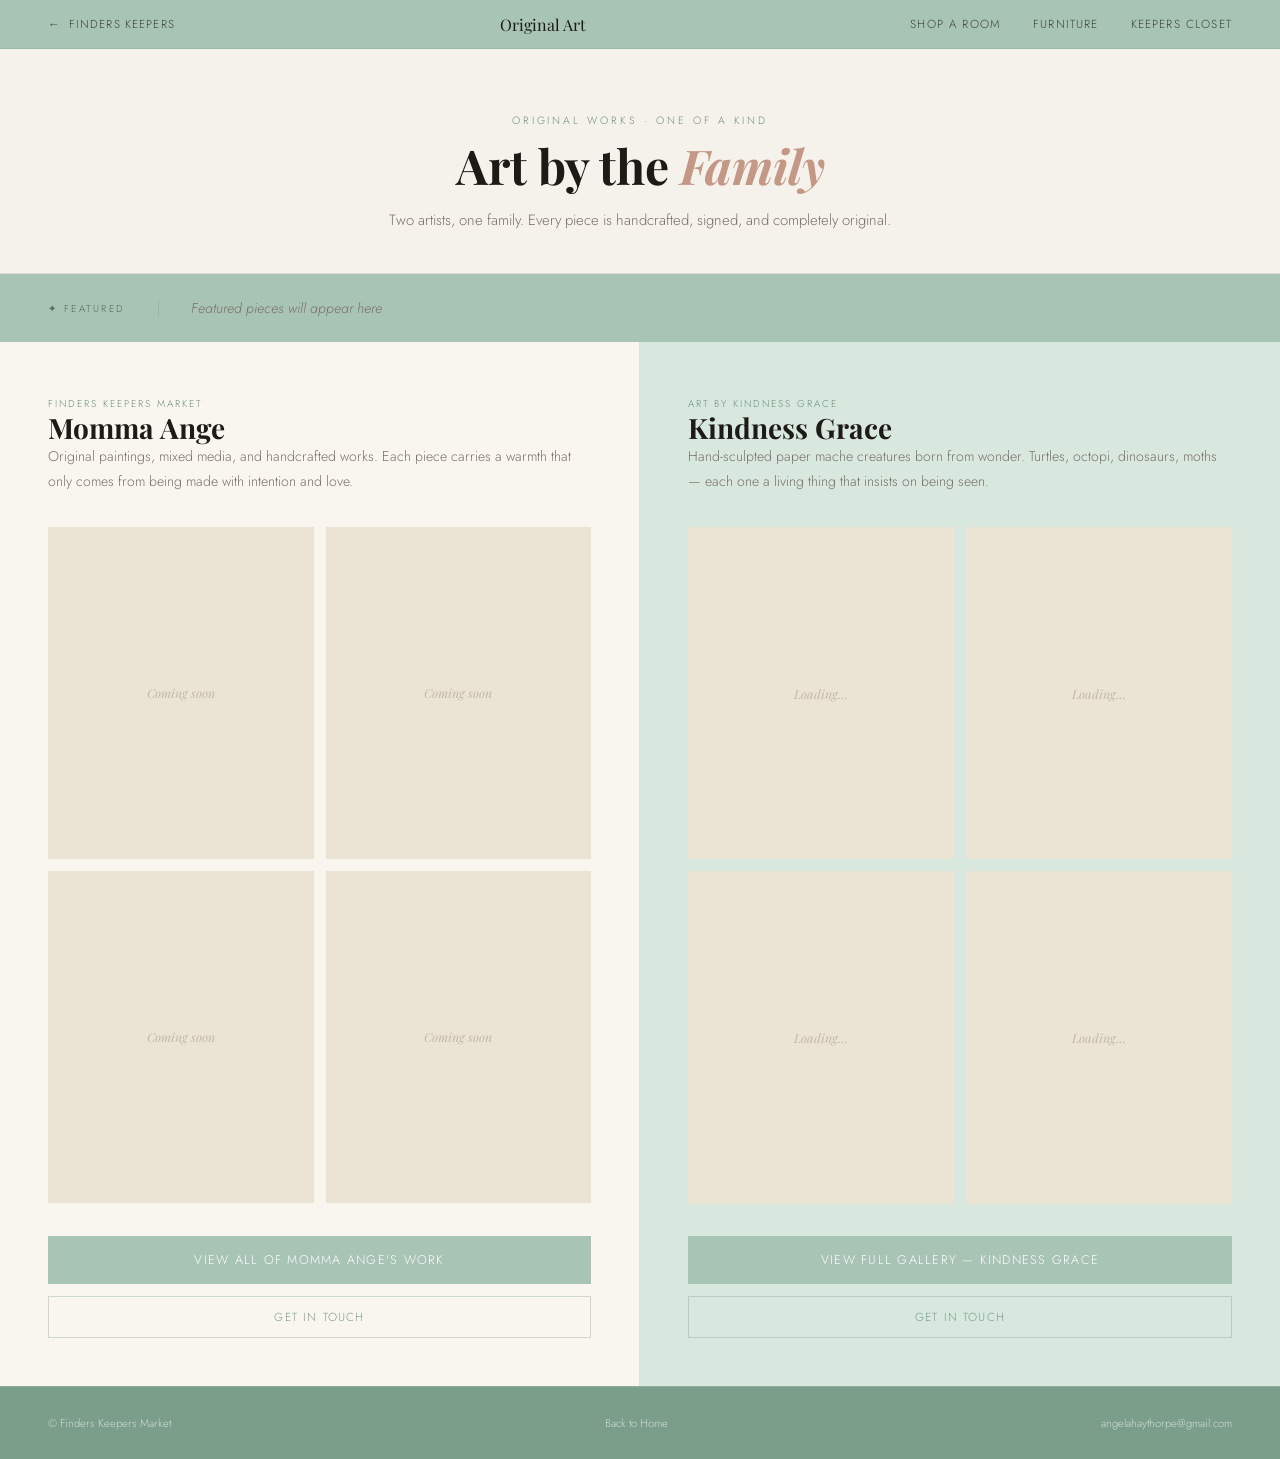
<file: original-art/index.html>
<!DOCTYPE html>
<html lang="en">
<head>
  <meta charset="UTF-8" /><meta name="viewport" content="width=device-width, initial-scale=1.0" />
  <title>Original Art — Finders Keepers Market</title>
  <link href="https://fonts.googleapis.com/css2?family=Playfair+Display:ital,wght@0,400;1,400&family=Cormorant+Garamond:ital,wght@1,300&family=Jost:wght@300;400;500&display=swap" rel="stylesheet" />
  <link rel="stylesheet" href="../fk-styles.css" />
  <style>
    nav { position: sticky; }
    .artists-split { display: grid; grid-template-columns: 1fr 1fr; min-height: 80vh; }
    .artist-col { padding: 3rem; border-right: 1px solid var(--border); display: flex; flex-direction: column; gap: 2rem; background: var(--linen); }
    .artist-col.kg-side { background: var(--sage-pale); border-right: none; }
    .artist-tag { font-size: 0.62rem; letter-spacing: 0.2em; text-transform: uppercase; color: var(--sage); }
    .artist-name { font-family: "Playfair Display", serif; font-size: 1.75rem; line-height: 1.1; color: var(--ink); }
    .artist-bio { font-size: 0.88rem; line-height: 1.8; color: var(--muted); }
    .mini-gallery { display: grid; grid-template-columns: 1fr 1fr; gap: 0.75rem; }
    .mini-card { position: relative; overflow: hidden; cursor: pointer; aspect-ratio: 4/5; background: var(--warm); transition: transform 0.3s; }
    .mini-card:hover { transform: scale(1.02); z-index: 2; }
    .mini-card img { width: 100%; height: 100%; object-fit: cover; display: block; transition: transform 0.4s; }
    .mini-card:hover img { transform: scale(1.05); }
    .mini-card-overlay { position: absolute; inset: 0; background: linear-gradient(to top,rgba(30,26,22,0.85) 0%,transparent 55%); display: flex; flex-direction: column; justify-content: flex-end; padding: 0.75rem; opacity: 0; transition: opacity 0.3s; }
    .mini-card:hover .mini-card-overlay { opacity: 1; }
    .mini-card-title { font-family: "Playfair Display", serif; font-size: 0.85rem; color: #fff; margin-bottom: 0.15rem; }
    .mini-card-price { font-size: 0.75rem; color: var(--sage-pale); }
    .mini-placeholder { width:100%;height:100%;display:flex;align-items:center;justify-content:center;font-family:"Playfair Display",serif;font-style:italic;color:rgba(100,80,60,0.3);font-size:0.78rem; }
    .artist-cta { display: flex; flex-direction: column; gap: 0.75rem; margin-top: auto; }
    .featured-strip { background: var(--sage-light); padding: 1.5rem 3rem; display: flex; align-items: center; gap: 2rem; overflow-x: auto; }
    .featured-label { font-size: 0.62rem; letter-spacing: 0.25em; text-transform: uppercase; color: rgba(30,26,22,0.55); white-space: nowrap; flex-shrink: 0; padding-right: 2rem; border-right: 1px solid rgba(107,143,122,0.3); }
    .featured-items { display: flex; gap: 1.5rem; }
    .featured-item { display: flex; align-items: center; gap: 1rem; background: rgba(255,255,255,0.5); padding: 0.75rem 1rem; border: 1px solid rgba(107,143,122,0.2); cursor: pointer; transition: border-color 0.2s; flex-shrink: 0; text-decoration: none; }
    .featured-item:hover { border-color: var(--sage); }
    .featured-thumb { width: 50px; height: 50px; object-fit: cover; flex-shrink: 0; }
    .featured-thumb-placeholder { width: 50px; height: 50px; background: rgba(107,143,122,0.15); display: flex; align-items: center; justify-content: center; font-size: 1.25rem; flex-shrink: 0; }
    .featured-name { font-family: "Playfair Display", serif; font-size: 0.88rem; color: var(--ink); margin-bottom: 0.15rem; }
    .featured-artist { font-size: 0.68rem; color: var(--muted); letter-spacing: 0.08em; }
    .featured-price { font-size: 0.82rem; color: var(--sage-mid); margin-top: 0.1rem; }
    .featured-empty { color: var(--muted); font-style: italic; font-size: 0.88rem; }
    @media (max-width:900px) { .artists-split{grid-template-columns:1fr;} .artist-col{border-right:none;border-bottom:1px solid var(--border);padding:2.5rem 1.5rem;} .featured-strip{padding:1.5rem;} }
  </style>
</head>
<body>
<nav>
  <a href="../" class="nav-back">Finders Keepers</a>
  <span class="nav-title">Original Art</span>
  <div class="nav-links"><a href="../shop-a-room/">Shop a Room</a><a href="../furniture/">Furniture</a><a href="../keepers-closet/">Keepers Closet</a></div>
</nav>
<div class="page-header" style="text-align:center;">
  <p class="page-eyebrow">Original Works · One of a Kind</p>
  <h1 class="page-title">Art by the <em>Family</em></h1>
  <p class="page-sub" style="margin-inline:auto;">Two artists, one family. Every piece is handcrafted, signed, and completely original.</p>
</div>
<div class="featured-strip" id="featured-strip">
  <div class="featured-label">✦ Featured</div>
  <div class="featured-items" id="featured-items"><span class="featured-empty">Featured pieces will appear here</span></div>
</div>
<div class="artists-split">
  <div class="artist-col">
    <div>
      <span class="artist-tag">Finders Keepers Market</span>
      <h2 class="artist-name">Momma Ange</h2>
      <p class="artist-bio">Original paintings, mixed media, and handcrafted works. Each piece carries a warmth that only comes from being made with intention and love.</p>
    </div>
    <div class="mini-gallery" id="ange-gallery">
      <div class="mini-card"><div class="mini-placeholder">Coming soon</div></div>
      <div class="mini-card"><div class="mini-placeholder">Coming soon</div></div>
      <div class="mini-card"><div class="mini-placeholder">Coming soon</div></div>
      <div class="mini-card"><div class="mini-placeholder">Coming soon</div></div>
    </div>
    <div class="artist-cta">
      <a href="../" class="btn-primary">View All of Momma Ange's Work</a>
      <a href="mailto:angelahaythorpe@gmail.com?subject=Inquiry: Momma Ange Art" class="btn-ghost">Get in Touch</a>
    </div>
  </div>
  <div class="artist-col kg-side">
    <div>
      <span class="artist-tag">Art by Kindness Grace</span>
      <h2 class="artist-name">Kindness Grace</h2>
      <p class="artist-bio">Hand-sculpted paper mache creatures born from wonder. Turtles, octopi, dinosaurs, moths — each one a living thing that insists on being seen.</p>
    </div>
    <div class="mini-gallery" id="kg-gallery">
      <div class="mini-card"><div class="mini-placeholder">Loading…</div></div>
      <div class="mini-card"><div class="mini-placeholder">Loading…</div></div>
      <div class="mini-card"><div class="mini-placeholder">Loading…</div></div>
      <div class="mini-card"><div class="mini-placeholder">Loading…</div></div>
    </div>
    <div class="artist-cta">
      <a href="../kindnessgrace/" class="btn-primary">View Full Gallery — Kindness Grace</a>
      <a href="mailto:kindnessgracee@gmail.com?subject=Inquiry: Kindness Grace Art" class="btn-ghost">Get in Touch</a>
    </div>
  </div>
</div>
<footer><span>© Finders Keepers Market</span><a href="../">Back to Home</a><a href="mailto:angelahaythorpe@gmail.com">angelahaythorpe@gmail.com</a></footer>
<script>
async function load(){
  try{
    const data=await(await fetch("https://finderskeepers.market/art-data.json")).json();
    renderKG(data.daughter||[]);renderAnge(data.wife||[]);renderFeatured(data);
  }catch(e){}
}
function renderKG(artworks){
  const grid=document.getElementById("kg-gallery");
  const pieces=artworks.slice(0,4);if(!pieces.length)return;grid.innerHTML="";
  pieces.forEach(art=>{
    const card=document.createElement("div");card.className="mini-card";
    const src=`https://finderskeepers.market/${art.image}`;
    const price=art.price?`$${art.price.toLocaleString()}`:"Price on request";
    card.innerHTML=`<img src="${src}" alt="${art.title}" onerror="this.style.display='none'" /><div class="mini-card-overlay"><div class="mini-card-title">${art.title}</div><div class="mini-card-price">${price}</div></div>`;
    card.addEventListener("click",()=>window.location.href="../kindnessgrace/");
    grid.appendChild(card);
  });
}
function renderAnge(artworks){
  const grid=document.getElementById("ange-gallery");
  const pieces=artworks.slice(0,4);if(!pieces.length)return;grid.innerHTML="";
  pieces.forEach(art=>{
    const card=document.createElement("div");card.className="mini-card";
    const src=`https://finderskeepers.market/${art.image}`;
    const price=art.price?`$${art.price.toLocaleString()}`:"Price on request";
    card.innerHTML=`<img src="${src}" alt="${art.title}" onerror="this.style.display='none'" /><div class="mini-card-overlay"><div class="mini-card-title">${art.title}</div><div class="mini-card-price">${price}</div></div>`;
    grid.appendChild(card);
  });
}
function renderFeatured(data){
  const container=document.getElementById("featured-items");
  const featured=[...(data.wife||[]).filter(a=>a.featured).map(a=>({...a,artistName:"Momma Ange",link:"../"})),...(data.daughter||[]).filter(a=>a.featured).map(a=>({...a,artistName:"Kindness Grace",link:"../kindnessgrace/"}))];
  if(!featured.length)return;container.innerHTML="";
  featured.forEach(art=>{
    const item=document.createElement("a");item.className="featured-item";item.href=art.link;
    const src=`https://finderskeepers.market/${art.image}`;
    const price=art.price?`$${art.price.toLocaleString()}`:"Price on request";
    item.innerHTML=`<img class="featured-thumb" src="${src}" alt="${art.title}" onerror="this.outerHTML='<div class=featured-thumb-placeholder>✦</div>'" /><div><div class="featured-name">${art.title}</div><div class="featured-artist">${art.artistName}</div><div class="featured-price">${price}</div></div>`;
    container.appendChild(item);
  });
}
load();
</script>
</body>
</html>
</file>
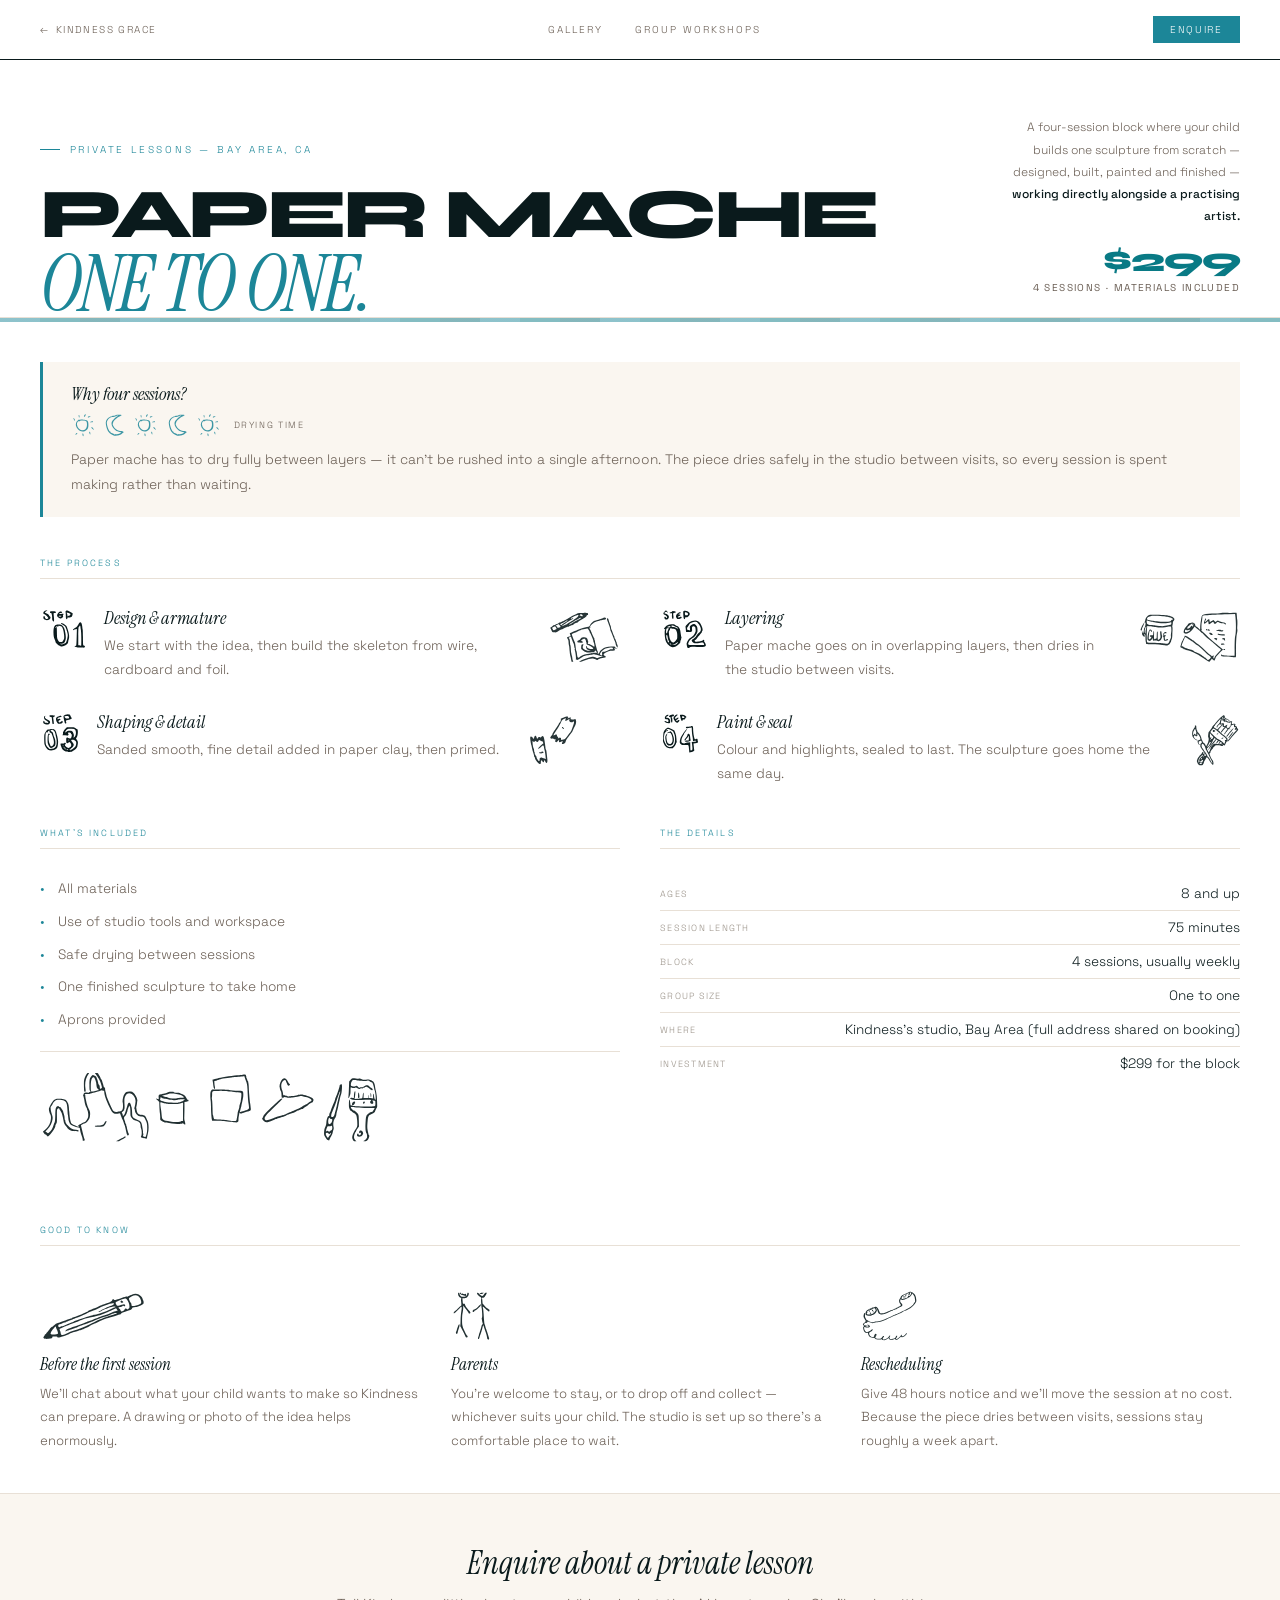
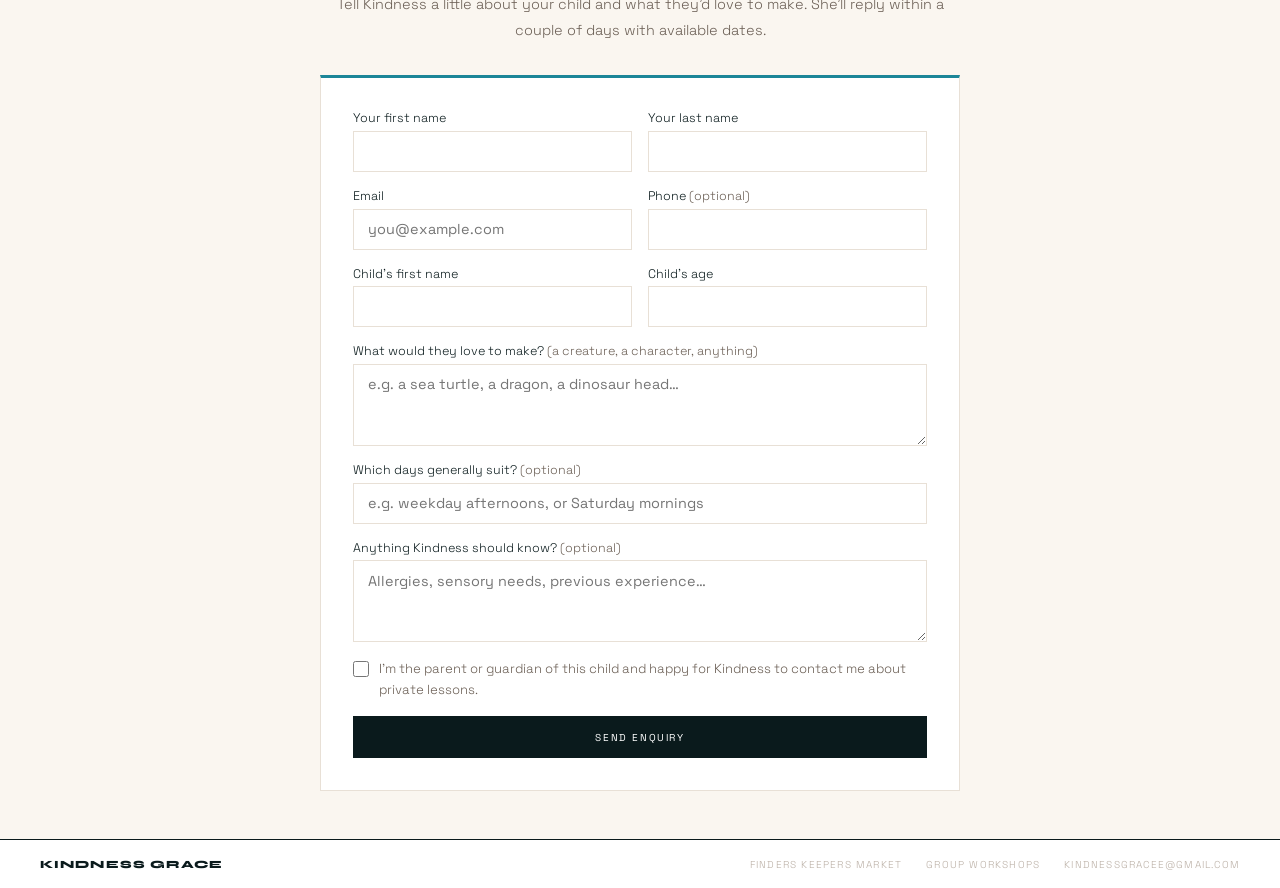
<file: private-lessons/index.html>
<!DOCTYPE html>
<html lang="en">
<head>
<meta charset="UTF-8" />
<meta name="viewport" content="width=device-width, initial-scale=1.0" />
<title>Private Lessons — Art by Kindness Grace</title>
<meta name="description" content="One-to-one paper mache sculpture lessons with Kindness Grace. Four-session block, all materials included. Bay Area, CA." />
<link rel="preconnect" href="https://fonts.googleapis.com" />
<link href="https://fonts.googleapis.com/css2?family=Syne:wght@400;700;800&family=Instrument+Serif:ital,wght@0,400;1,400&family=Space+Grotesk:wght@300;400;500&display=swap" rel="stylesheet" />
<style>
*,*::before,*::after{box-sizing:border-box;margin:0;padding:0}
:root{--ocean:#097a85;--teal:#1c8698;--sand:#d8a680;--sand-pale:#faf6f0;--border:#e8e0d6;--ink:#0a1a1c;--white:#fff;--muted:#6a5e54;--ghost:#dfeced}
html{scroll-behavior:smooth}
body{background:var(--white);color:var(--ink);font-family:'Space Grotesk',sans-serif;font-weight:300;overflow-x:hidden}

nav{display:flex;align-items:center;justify-content:space-between;padding:1rem 2.5rem;background:var(--white);border-bottom:1.5px solid var(--ink)}
.nav-back{font-size:10px;letter-spacing:.14em;text-transform:uppercase;color:var(--muted);text-decoration:none;display:flex;align-items:center;gap:.4rem}
.nav-back::before{content:'←'}
.nav-back:hover{color:var(--ink)}
.nav-links{display:flex;gap:2rem;align-items:center}
.nav-links a{font-size:10px;letter-spacing:.2em;text-transform:uppercase;color:var(--muted);text-decoration:none;transition:color .2s}
.nav-links a:hover{color:var(--teal)}
.nav-cta{font-size:10px;letter-spacing:.16em;text-transform:uppercase;background:var(--teal);color:#fff;padding:.45rem 1.1rem;text-decoration:none;transition:background .2s}
.nav-cta:hover{background:var(--ocean)}

.hero{padding:3.5rem 2.5rem 0;border-bottom:1.5px solid var(--border)}
.hero-inner{display:grid;grid-template-columns:1fr 240px;gap:2rem;align-items:end}
.hero-overline{font-size:10px;letter-spacing:.28em;text-transform:uppercase;color:var(--teal);margin-bottom:1.75rem;display:flex;align-items:center;gap:.6rem}
.hero-overline::before{content:'';width:20px;height:1px;background:var(--teal)}
.hero-h1{font-family:'Syne',sans-serif;font-size:70px;font-weight:800;line-height:.88;letter-spacing:-.05em;text-transform:uppercase;color:var(--ink)}
.hero-h1 em{font-family:'Instrument Serif',serif;font-style:italic;font-weight:400;font-size:78px;line-height:.84;letter-spacing:-.03em;color:var(--teal);display:block;margin-top:.08em}
.hero-right{padding-bottom:1.5rem;display:flex;flex-direction:column;align-items:flex-end;gap:1rem;text-align:right}
.hero-sub{font-size:12px;line-height:1.85;color:var(--muted)}
.hero-sub strong{color:var(--ink);font-weight:500}
.hero-price{font-family:'Syne',sans-serif;font-size:34px;font-weight:800;color:var(--ocean);letter-spacing:-.03em;line-height:1}
.hero-price small{display:block;font-family:'Space Grotesk',sans-serif;font-size:10px;font-weight:400;letter-spacing:.14em;text-transform:uppercase;color:var(--muted);margin-top:.35rem}
.wave-bar{height:4px;background:repeating-linear-gradient(90deg,var(--teal) 0,var(--teal) 40px,var(--ocean) 40px,var(--ocean) 80px,#0a6e78 80px,#0a6e78 120px);opacity:.5}

.callout{background:var(--sand-pale);border-left:3px solid var(--teal);padding:1.25rem 1.75rem;margin:2.5rem 2.5rem 0}
.callout h3{font-family:'Instrument Serif',serif;font-style:italic;font-size:1.15rem;margin-bottom:.4rem;font-weight:400}
.callout p{font-size:.86rem;line-height:1.8;color:var(--muted)}

.section{padding:2.5rem}
.section-label{font-size:9px;letter-spacing:.24em;text-transform:uppercase;color:var(--teal);margin-bottom:.6rem}
.section-rule{height:1px;background:var(--border);margin-bottom:1.75rem}
.steps{display:grid;grid-template-columns:1fr 1fr;gap:1.75rem 2.5rem}
.step{display:flex;gap:1rem;align-items:flex-start}
.step-n{font-family:'Syne',sans-serif;font-size:26px;font-weight:800;color:var(--ghost);letter-spacing:-.04em;line-height:1;flex-shrink:0}
.step-t{font-family:'Instrument Serif',serif;font-style:italic;font-size:1.1rem;margin-bottom:.3rem}
.step-b{font-size:.85rem;line-height:1.8;color:var(--muted)}

.two-col{display:grid;grid-template-columns:1fr 1fr;gap:2.5rem;padding:0 2.5rem 2.5rem}
.inc-list{list-style:none;display:flex;flex-direction:column;gap:.6rem}
.inc-list li{font-size:.85rem;line-height:1.7;color:var(--muted);padding-left:1.1rem;position:relative}
.inc-list li::before{content:'•';color:var(--teal);position:absolute;left:0}
.detail-row{display:flex;justify-content:space-between;gap:1rem;padding:.5rem 0;border-bottom:1px solid var(--border);font-size:.85rem}
.detail-row:last-child{border-bottom:none}
.detail-label{font-size:9px;letter-spacing:.14em;text-transform:uppercase;color:#9a9288;padding-top:.2rem}
.detail-val{text-align:right;color:var(--ink)}

/* form */
.enquire{background:var(--sand-pale);border-top:1.5px solid var(--border);padding:3rem 2.5rem}
.enquire-head{max-width:640px;margin:0 auto 2rem;text-align:center}
.enquire-head h2{font-family:'Instrument Serif',serif;font-style:italic;font-size:2rem;margin-bottom:.5rem;font-weight:400}
.enquire-head p{font-size:.9rem;line-height:1.8;color:var(--muted)}
form{max-width:640px;margin:0 auto;background:var(--white);border:1px solid var(--border);border-top:3px solid var(--teal);padding:2rem}
.f-row{display:grid;grid-template-columns:1fr 1fr;gap:1rem}
.f-group{display:flex;flex-direction:column;gap:.3rem;margin-bottom:1rem}
.f-group label{font-size:.78rem;color:var(--ink)}
.f-group label .opt{color:var(--muted);font-weight:300}
.f-group input,.f-group textarea,.f-group select{padding:.65rem .85rem;border:1px solid var(--border);background:var(--white);font-family:'Space Grotesk',sans-serif;font-size:.9rem;width:100%;outline:none;transition:border-color .15s;color:var(--ink)}
.f-group input:focus,.f-group textarea:focus,.f-group select:focus{border-color:var(--teal)}
.f-group textarea{resize:vertical;min-height:82px}
.check{display:flex;align-items:flex-start;gap:.6rem;margin-bottom:1rem}
.check input{margin-top:3px;accent-color:var(--teal);width:16px;height:16px;flex-shrink:0}
.check label{font-size:.82rem;line-height:1.6;color:var(--muted)}
.btn-send{width:100%;background:var(--ink);color:#fff;border:none;padding:.9rem;font-family:'Space Grotesk',sans-serif;font-size:10px;letter-spacing:.16em;text-transform:uppercase;cursor:pointer;transition:background .2s}
.btn-send:hover{background:var(--ocean)}
.btn-send:disabled{opacity:.5;cursor:not-allowed}
.form-msg{display:none;padding:1rem;margin-bottom:1rem;font-size:.85rem;line-height:1.7}
.form-msg.err{display:block;background:#fdf0ee;border-left:3px solid #c0392b;color:#8c2f22}
.success{display:none;text-align:center;padding:2.5rem 1rem}
.success.show{display:block}
.success-icon{width:56px;height:56px;border-radius:50%;border:2px solid var(--teal);display:flex;align-items:center;justify-content:center;margin:0 auto 1.25rem;font-size:1.3rem;color:var(--teal)}
.success h3{font-family:'Instrument Serif',serif;font-style:italic;font-size:1.75rem;margin-bottom:.6rem;font-weight:400}
.success p{font-size:.9rem;line-height:1.8;color:var(--muted);max-width:400px;margin:0 auto}
.hp{position:absolute;left:-9999px;width:1px;height:1px;overflow:hidden}

footer{background:var(--white);padding:1.1rem 2.5rem;display:flex;align-items:center;justify-content:space-between;border-top:1.5px solid var(--ink)}
.foot-logo{font-family:'Syne',sans-serif;font-size:11px;font-weight:800;letter-spacing:.1em;text-transform:uppercase;color:var(--ink)}
.foot-links{display:flex;gap:1.5rem;font-size:10px;letter-spacing:.12em;text-transform:uppercase}
footer a{color:#bbb0a6;text-decoration:none;transition:color .2s}
footer a:hover{color:var(--teal)}

@media(max-width:820px){
 nav{padding:.85rem 1.5rem}
 .hero{padding:2.5rem 1.5rem 0}
 .hero-inner{grid-template-columns:1fr}
 .hero-h1{font-size:48px}.hero-h1 em{font-size:54px}
 .hero-right{align-items:flex-start;text-align:left}
 .callout{margin:2rem 1.5rem 0}
 .section,.enquire{padding:2rem 1.5rem}
 .steps,.two-col,.f-row{grid-template-columns:1fr}
 .two-col{padding:0 1.5rem 2rem}
 form{padding:1.5rem}
 footer{flex-direction:column;gap:.5rem;text-align:center}
}
@media(max-width:540px){.hero-h1{font-size:38px}.hero-h1 em{font-size:42px}.nav-links{display:none}}

    .site-head{position:sticky;top:0;z-index:200;background:var(--white)}
    .mobile-strip{display:none}
    @media (max-width:540px){
      .mobile-strip{display:flex;gap:0;overflow-x:auto;-webkit-overflow-scrolling:touch;scrollbar-width:none;background:#fff;border-bottom:1.5px solid var(--ink)}
      .mobile-strip::-webkit-scrollbar{display:none}
      .mobile-strip a{flex:0 0 auto;font-size:10px;letter-spacing:.14em;text-transform:uppercase;color:var(--muted);text-decoration:none;padding:.75rem .9rem;border-bottom:2px solid transparent;white-space:nowrap}
      .mobile-strip a:first-child{padding-left:1.5rem}
      .mobile-strip a:last-child{padding-right:1.5rem}
      .mobile-strip a.here{color:var(--teal);border-bottom-color:var(--teal)}
    }
  
    .kd{display:block;pointer-events:none;user-select:none}
    .drying{display:flex;align-items:center;gap:.45rem;margin:.15rem 0 .55rem;flex-wrap:wrap}
    .drying .kd{height:26px;width:auto;opacity:.85}
    .drying .sep{font-size:9px;letter-spacing:.18em;text-transform:uppercase;color:var(--muted);margin-left:.35rem}
    .step{align-items:flex-start}
    .step-n{display:flex;align-items:flex-start;flex-shrink:0}
    .step-n .kd{height:44px;width:auto}
    .step-art{flex-shrink:0;margin-left:.75rem;padding-top:.15rem}
    .step-art .kd{height:54px;width:auto;opacity:.88}
    .tools-row{margin-top:1.25rem;padding-top:1.1rem;border-top:1px solid var(--border)}
    .tools-row .kd{width:100%;max-width:340px;height:auto;opacity:.9}
    .gtk{display:grid;grid-template-columns:repeat(3,1fr);gap:2rem;padding:0 2.5rem 2.5rem}
    .gtk-item .kd{height:52px;width:auto;margin-bottom:.7rem;opacity:.9}
    .gtk-t{font-family:'Instrument Serif',serif;font-style:italic;font-size:1.05rem;margin-bottom:.4rem}
    .gtk-b{font-size:.82rem;line-height:1.8;color:var(--muted)}
    @media(max-width:820px){
      .step{flex-wrap:wrap}
      .step-art{flex-basis:100%;margin:.55rem 0 0 3.6rem;padding-top:0}
      .step-art .kd{height:46px}
      .gtk{grid-template-columns:1fr;gap:1.5rem;padding:0 1.5rem 2rem}
      .tools-row .kd{max-width:100%}
    }
    </style>
</head>
<body>

<div class="site-head">
<nav>
  <a href="../kindnessgrace/" class="nav-back">Kindness Grace</a>
  <div class="nav-links">
    <a href="../kindnessgrace/">Gallery</a>
    <a href="../workshops/">Group workshops</a>
  </div>
  <a href="#enquire" class="nav-cta">Enquire</a>
</nav>
<div class="mobile-strip">
  <a href="../kindnessgrace/">Gallery</a>
  <a href="../workshops/">Workshops</a>
  <a href="../private-lessons/" class="here">Private lessons</a>
  <a href="../keepers-closet/">Keepers Closet</a>
</div>
</div>

<div class="hero">
  <div class="hero-inner">
    <div>
      <div class="hero-overline">Private lessons &mdash; Bay Area, CA</div>
      <h1 class="hero-h1">Paper mache<em>one to one.</em></h1>
    </div>
    <div class="hero-right">
      <p class="hero-sub" id="hero-blurb">A four-session block where your child builds one sculpture from scratch &mdash; designed, built, painted and finished &mdash; <strong>working directly alongside a practising artist.</strong></p>
      <div class="hero-price" id="hero-price">$299<small>4 sessions &middot; materials included</small></div>
    </div>
  </div>
</div>
<div class="wave-bar"></div>

<div class="callout">
  <h3>Why four sessions?</h3>
  <div class="drying" aria-label="Drawing of suns and moons showing days and nights passing between sessions">
    <img class="kd" src="../art/kindi/sun-teal.svg" alt="" />
    <img class="kd" src="../art/kindi/moon-teal.svg" alt="" />
    <img class="kd" src="../art/kindi/sun-teal.svg" alt="" />
    <img class="kd" src="../art/kindi/moon-teal.svg" alt="" />
    <img class="kd" src="../art/kindi/sun-teal.svg" alt="" />
    <span class="sep">drying time</span>
  </div>
  <p>Paper mache has to dry fully between layers &mdash; it can't be rushed into a single afternoon. The piece dries safely in the studio between visits, so every session is spent making rather than waiting.</p>
</div>

<div class="section">
  <div class="section-label">The process</div>
  <div class="section-rule"></div>
  <div class="steps" id="steps"></div>
</div>

<div class="two-col">
  <div>
    <div class="section-label">What's included</div>
    <div class="section-rule"></div>
    <ul class="inc-list" id="included"></ul>
    <div class="tools-row"><img class="kd" src="../art/kindi/tools.svg" alt="Drawing of an apron, paste pot, paper, hanger and brushes" /></div>
  </div>
  <div>
    <div class="section-label">The details</div>
    <div class="section-rule"></div>
    <div id="details"></div>
    <a id="onepager-link" href="#" style="display:none;margin-top:1.25rem;align-items:center;gap:.5rem;font-size:10px;letter-spacing:.16em;text-transform:uppercase;color:var(--ink);text-decoration:none;border:1.5px solid var(--ink);padding:.6rem 1.1rem;transition:all .2s;" onmouseover="this.style.background='#0a1a1c';this.style.color='#fff'" onmouseout="this.style.background='transparent';this.style.color='#0a1a1c'">Download the one-pager (PDF)</a>
  </div>
</div>


<div class="section" style="padding-bottom:1rem">
  <div class="section-label">Good to know</div>
  <div class="section-rule"></div>
</div>
<div class="gtk">
  <div class="gtk-item">
    <img class="kd" src="../art/kindi/pencil.svg" alt="Drawing of a pencil" />
    <div class="gtk-t">Before the first session</div>
    <p class="gtk-b">We'll chat about what your child wants to make so Kindness can prepare. A drawing or photo of the idea helps enormously.</p>
  </div>
  <div class="gtk-item">
    <img class="kd" src="../art/kindi/figures.svg" alt="Drawing of two people" />
    <div class="gtk-t">Parents</div>
    <p class="gtk-b">You're welcome to stay, or to drop off and collect &mdash; whichever suits your child. The studio is set up so there's a comfortable place to wait.</p>
  </div>
  <div class="gtk-item">
    <img class="kd" src="../art/kindi/phone.svg" alt="Drawing of a telephone" />
    <div class="gtk-t">Rescheduling</div>
    <p class="gtk-b">Give 48 hours notice and we'll move the session at no cost. Because the piece dries between visits, sessions stay roughly a week apart.</p>
  </div>
</div>

<div class="enquire" id="enquire">
  <div class="enquire-head">
    <h2>Enquire about a private lesson</h2>
    <p>Tell Kindness a little about your child and what they'd love to make. She'll reply within a couple of days with available dates.</p>
  </div>

  <form id="pl-form" novalidate>
    <div class="form-msg" id="form-err"></div>

    <div class="f-row">
      <div class="f-group"><label for="p-first">Your first name</label><input type="text" id="p-first" autocomplete="given-name" /></div>
      <div class="f-group"><label for="p-last">Your last name</label><input type="text" id="p-last" autocomplete="family-name" /></div>
    </div>
    <div class="f-row">
      <div class="f-group"><label for="p-email">Email</label><input type="email" id="p-email" autocomplete="email" placeholder="you@example.com" /></div>
      <div class="f-group"><label for="p-phone">Phone <span class="opt">(optional)</span></label><input type="tel" id="p-phone" autocomplete="tel" /></div>
    </div>
    <div class="f-row">
      <div class="f-group"><label for="p-child">Child's first name</label><input type="text" id="p-child" /></div>
      <div class="f-group"><label for="p-age">Child's age</label><input type="number" id="p-age" min="1" max="18" /></div>
    </div>
    <div class="f-group">
      <label for="p-idea">What would they love to make? <span class="opt">(a creature, a character, anything)</span></label>
      <textarea id="p-idea" placeholder="e.g. a sea turtle, a dragon, a dinosaur head&hellip;"></textarea>
    </div>
    <div class="f-group">
      <label for="p-when">Which days generally suit? <span class="opt">(optional)</span></label>
      <input type="text" id="p-when" placeholder="e.g. weekday afternoons, or Saturday mornings" />
    </div>
    <div class="f-group">
      <label for="p-notes">Anything Kindness should know? <span class="opt">(optional)</span></label>
      <textarea id="p-notes" placeholder="Allergies, sensory needs, previous experience&hellip;"></textarea>
    </div>

    <div class="check">
      <input type="checkbox" id="p-consent" />
      <label for="p-consent">I'm the parent or guardian of this child and happy for Kindness to contact me about private lessons.</label>
    </div>

    <input type="text" class="hp" id="p-hp" tabindex="-1" autocomplete="off" aria-hidden="true" />

    <button type="submit" class="btn-send" id="p-submit">Send enquiry</button>
  </form>

  <div class="success" id="success">
    <div class="success-icon">&#10003;</div>
    <h3>Thank you &mdash; that's on its way.</h3>
    <p>Kindness will be in touch at <strong id="s-email"></strong> within a couple of days with available dates. If it's urgent, email her directly at kindnessgracee@gmail.com.</p>
  </div>
</div>

<footer>
  <span class="foot-logo">Kindness Grace</span>
  <div class="foot-links">
    <a href="../">Finders Keepers Market</a>
    <a href="../workshops/">Group workshops</a>
    <a href="mailto:kindnessgracee@gmail.com">kindnessgracee@gmail.com</a>
  </div>
</footer>

<script>
const DATA='https://finderskeepers.market/art-data.json';
const FALLBACK={price:299,sessions:4,sessionLength:'75 minutes',ageMin:8,
  location:"Kindness's studio, Bay Area (full address shared on booking)",
  formspreeUrl:'https://formspree.io/f/xeajgqzv',
  steps:[{n:'01',title:'Design & armature',body:'We start with the idea, then build the skeleton from wire, cardboard and foil.'},
         {n:'02',title:'Layering',body:'Paper mache goes on in overlapping layers, then dries in the studio between visits.'},
         {n:'03',title:'Shaping & detail',body:'Sanded smooth, fine detail added in paper clay, then primed.'},
         {n:'04',title:'Paint & seal',body:'Colour and highlights, sealed to last. The sculpture goes home the same day.'}],
  included:['All materials','Use of studio tools and workspace','Safe drying between sessions','One finished sculpture to take home','Aprons provided']};
let CFG=FALLBACK;

async function load(){
  try{
    const r=await fetch(DATA); const d=await r.json();
    if(d.privateLessons) CFG={...FALLBACK,...d.privateLessons};
  }catch(e){}
  render();
}

function render(){
  document.getElementById('hero-price').innerHTML =
    '$'+CFG.price+'<small>'+CFG.sessions+' sessions &middot; materials included</small>';
  if(CFG.blurb) document.getElementById('hero-blurb').textContent = CFG.blurb;

  const STEP_ART=['sketchbook','gluepot','sanding','brushes'];
  document.getElementById('steps').innerHTML = (CFG.steps||[]).map((s,i)=>
    '<div class="step">'
    + '<div class="step-n"><img class="kd" src="../art/kindi/step-'+s.n+'.svg" alt="Step '+s.n+'" /></div>'
    + '<div><div class="step-t">'+s.title+'</div><div class="step-b">'+s.body+'</div></div>'
    + (STEP_ART[i]?'<div class="step-art"><img class="kd" src="../art/kindi/'+STEP_ART[i]+'.svg" alt="" /></div>':'')
    + '</div>').join('');

  document.getElementById('included').innerHTML = (CFG.included||[]).map(i=>'<li>'+i+'</li>').join('');

  const rows=[['Ages',CFG.ageMin+' and up'],['Session length',CFG.sessionLength],
    ['Block',CFG.sessions+' sessions, usually weekly'],['Group size','One to one'],
    ['Where',CFG.location],['Investment','$'+CFG.price+' for the block']];
  document.getElementById('details').innerHTML = rows.map(r=>
    '<div class="detail-row"><span class="detail-label">'+r[0]+'</span><span class="detail-val">'+r[1]+'</span></div>').join('');

  // show the PDF download only if one is configured
  const op=document.getElementById('onepager-link');
  if(CFG.onePagerUrl){ op.href=CFG.onePagerUrl; op.style.display='inline-flex'; }
  else { op.style.display='none'; }
}

const $=id=>document.getElementById(id);
function showErr(msg){const e=$('form-err');e.textContent=msg;e.className='form-msg err';e.scrollIntoView({behavior:'smooth',block:'center'});}
function clearErr(){$('form-err').className='form-msg';}

$('pl-form').addEventListener('submit', async ev=>{
  ev.preventDefault();
  clearErr();
  if($('p-hp').value) return;                       // honeypot: silently drop bots
  const first=$('p-first').value.trim(), email=$('p-email').value.trim();
  const child=$('p-child').value.trim(), age=$('p-age').value.trim();
  if(!first) return showErr('Please add your first name so Kindness knows who to reply to.');
  if(!email||!email.includes('@')||!email.includes('.')) return showErr('Please add a valid email address.');
  if(!child) return showErr("Please add your child's first name.");
  if(!age) return showErr("Please add your child's age.");
  if(parseInt(age) < (CFG.ageMin||8)) return showErr('These lessons are designed for ages '+(CFG.ageMin||8)+' and up. Do email Kindness directly — she may still be able to help.');
  if(!$('p-consent').checked) return showErr('Please confirm you\u2019re the parent or guardian.');

  const btn=$('p-submit'); btn.disabled=true; btn.textContent='Sending…';
  const payload={
    _subject:'Private lesson enquiry — '+child+' (age '+age+')',
    enquiryType:'Private paper mache lesson',
    parentName:(first+' '+$('p-last').value.trim()).trim(),
    email, phone:$('p-phone').value.trim()||'Not provided',
    child:child+', age '+age,
    wantsToMake:$('p-idea').value.trim()||'Not specified',
    availability:$('p-when').value.trim()||'Not specified',
    notes:$('p-notes').value.trim()||'None',
    quotedPrice:'$'+CFG.price+' for '+CFG.sessions+' sessions'
  };
  try{
    const res=await fetch(CFG.formspreeUrl,{method:'POST',
      headers:{'Content-Type':'application/json',Accept:'application/json'},
      body:JSON.stringify(payload)});
    if(!res.ok) throw new Error('bad response');
    $('s-email').textContent=email;
    $('pl-form').style.display='none';
    $('success').classList.add('show');
    $('success').scrollIntoView({behavior:'smooth',block:'center'});
  }catch(e){
    btn.disabled=false; btn.textContent='Send enquiry';
    showErr('Sorry — that didn\u2019t send. Please email kindnessgracee@gmail.com directly and Kindness will pick it up.');
  }
});

load();
</script>
</body>
</html>
</file>
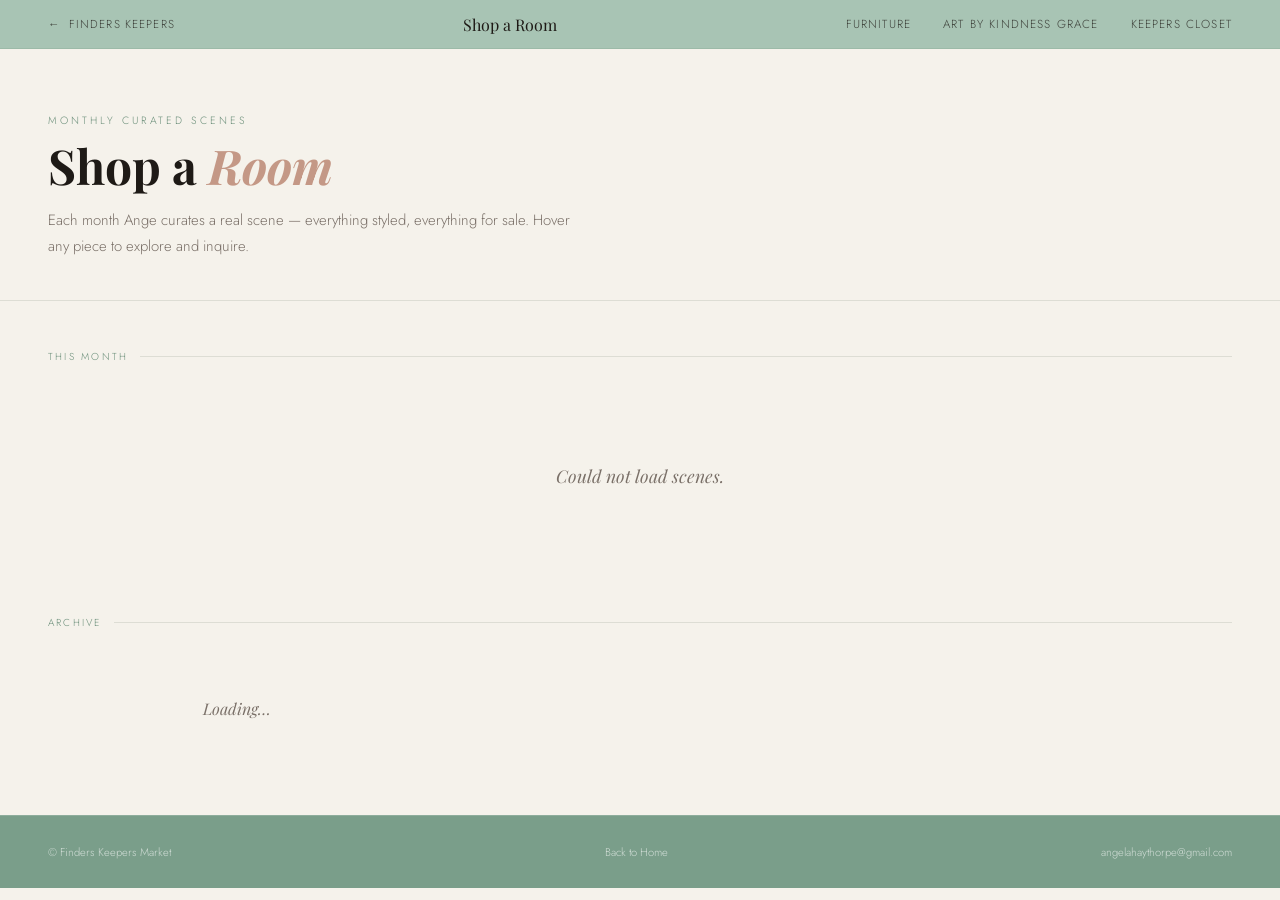
<file: shop-a-room/index.html>
<!DOCTYPE html>
<html lang="en">
<head>
  <meta charset="UTF-8" /><meta name="viewport" content="width=device-width, initial-scale=1.0" />
  <title>Shop a Room — Finders Keepers Market</title>
  <link href="https://fonts.googleapis.com/css2?family=Playfair+Display:ital,wght@0,400;1,400&family=Jost:wght@300;400;500&display=swap" rel="stylesheet" />
  <link rel="stylesheet" href="../fk-styles.css" />
  <style>
    nav { position: sticky; }
    .current-scene-section { padding: 3rem 3rem 0; }
    .section-label { font-size: 0.63rem; letter-spacing: 0.22em; text-transform: uppercase; color: var(--sage); margin-bottom: 1.25rem; display: flex; align-items: center; gap: 0.75rem; }
    .section-label::after { content: ""; flex: 1; height: 1px; background: var(--border); }
    .current-scene-card { display: grid; grid-template-columns: 1.6fr 1fr; border: 1px solid var(--border-sage); overflow: hidden; text-decoration: none; color: inherit; transition: box-shadow 0.3s; background: var(--warm); }
    .current-scene-card:hover { box-shadow: 0 12px 40px rgba(80,100,85,0.12); }
    .current-scene-img { position: relative; overflow: hidden; aspect-ratio: 16/10; }
    .current-scene-img img { width: 100%; height: 100%; object-fit: cover; display: block; transition: transform 0.5s; }
    .current-scene-card:hover .current-scene-img img { transform: scale(1.03); }
    .current-scene-img-placeholder { width: 100%; height: 100%; min-height: 340px; background: linear-gradient(135deg,#C8B898 0%,#A89060 100%); display: flex; align-items: center; justify-content: center; font-family:"Playfair Display",serif; font-style:italic; color:rgba(100,80,40,0.3); }
    .current-badge { position: absolute; top: 1rem; left: 1rem; background: var(--sage-light); color: #fff; font-size: 0.6rem; letter-spacing: 0.18em; text-transform: uppercase; padding: 0.35rem 0.8rem; }
    .current-scene-info { padding: 2.5rem 2rem; display: flex; flex-direction: column; justify-content: center; gap: 1rem; }
    .current-scene-month { font-size: 0.63rem; letter-spacing: 0.2em; text-transform: uppercase; color: var(--sage); }
    .current-scene-title { font-family: "Playfair Display", serif; font-size: 1.75rem; line-height: 1.1; }
    .current-scene-desc { color: var(--muted); font-size: 0.88rem; line-height: 1.8; }
    .current-scene-count { font-size: 0.78rem; color: var(--muted); }
    .current-scene-count strong { color: var(--sage-mid); }
    .btn-enter { display: inline-block; background: var(--sage-light); color: #fff; text-decoration: none; padding: 0.85rem 2rem; font-size: 0.73rem; letter-spacing: 0.1em; text-transform: uppercase; transition: background 0.2s; align-self: flex-start; margin-top: 0.5rem; }
    .btn-enter:hover { background: var(--sage); }
    .past-scenes-section { padding: 3rem; }
    .scenes-grid { display: grid; grid-template-columns: repeat(auto-fill,minmax(280px,1fr)); gap: 1.5rem; }
    .scene-card { text-decoration: none; color: inherit; display: block; border: 1px solid var(--border); overflow: hidden; transition: transform 0.25s, box-shadow 0.25s; background: var(--cream); }
    .scene-card:hover { transform: translateY(-3px); box-shadow: 0 10px 30px rgba(80,100,85,0.1); }
    .scene-card-img { aspect-ratio: 16/10; overflow: hidden; background: var(--warm); }
    .scene-card-img img { width: 100%; height: 100%; object-fit: cover; display: block; transition: transform 0.4s; }
    .scene-card:hover .scene-card-img img { transform: scale(1.04); }
    .scene-card-img-placeholder { width:100%;height:100%;min-height:160px;display:flex;align-items:center;justify-content:center;font-family:"Playfair Display",serif;font-style:italic;color:rgba(100,80,40,0.25);font-size:0.82rem; }
    .scene-card-body { padding: 1.1rem 1.25rem; }
    .scene-card-month { font-size: 0.62rem; letter-spacing: 0.15em; text-transform: uppercase; color: var(--sage); margin-bottom: 0.25rem; }
    .scene-card-title { font-family: "Playfair Display", serif; font-size: 1.05rem; margin-bottom: 0.25rem; }
    .scene-card-count { font-size: 0.74rem; color: var(--muted); }
    .loading { text-align:center;padding:3rem;font-family:"Playfair Display",serif;font-style:italic;color:var(--muted); }
    @media (max-width:768px) { .current-scene-card{grid-template-columns:1fr;} .current-scene-section,.past-scenes-section{padding:2rem 1.5rem;} }
  </style>
</head>
<body>
<nav>
  <a href="../" class="nav-back">Finders Keepers</a>
  <span class="nav-title">Shop a Room</span>
  <div class="nav-links"><a href="../furniture/">Furniture</a><a href="../original-art/">Art by Kindness Grace</a><a href="../keepers-closet/">Keepers Closet</a></div>
</nav>
<div class="page-header">
  <p class="page-eyebrow">Monthly Curated Scenes</p>
  <h1 class="page-title">Shop a <em>Room</em></h1>
  <p class="page-sub">Each month Ange curates a real scene — everything styled, everything for sale. Hover any piece to explore and inquire.</p>
</div>
<div class="current-scene-section">
  <div class="section-label">This Month</div>
  <div id="current-scene-wrap"><div class="loading">Loading…</div></div>
</div>
<div class="past-scenes-section">
  <div class="section-label">Archive</div>
  <div class="scenes-grid" id="scenes-grid"><div class="loading">Loading…</div></div>
</div>
<footer><span>© Finders Keepers Market</span><a href="../">Back to Home</a><a href="mailto:angelahaythorpe@gmail.com">angelahaythorpe@gmail.com</a></footer>
<script>
async function load(){
  try{
    const data=await(await fetch("https://finderskeepers.market/art-data.json")).json();
    const scenes=data.scenes||[];
    const current=scenes.find(s=>s.current);
    const past=scenes.filter(s=>!s.current);
    const wrap=document.getElementById("current-scene-wrap");
    if(current){
      const img=current.image?`<img src="https://finderskeepers.market/${current.image}" alt="${current.title}" />`:`<div class="current-scene-img-placeholder">Scene photo coming soon</div>`;
      wrap.innerHTML=`<a href="${current.slug}/" class="current-scene-card"><div class="current-scene-img">${img}<div class="current-badge">Current Scene</div></div><div class="current-scene-info"><div class="current-scene-month">${current.month||""}</div><div class="current-scene-title">${current.title}</div><div class="current-scene-desc">${current.description||""}</div><div class="current-scene-count"><strong>${(current.items||[]).length}</strong> pieces</div><span class="btn-enter">Enter the Scene →</span></div></a>`;
    } else { wrap.innerHTML="<div class=empty-state><p>Scene coming soon!</p></div>"; }
    const grid=document.getElementById("scenes-grid");
    if(!past.length){grid.innerHTML="<div class=empty-state><p>Archive grows each month.</p></div>";return;}
    grid.innerHTML="";
    past.forEach(s=>{
      const c=document.createElement("a");c.className="scene-card";c.href=`${s.slug}/`;
      const src=s.thumb||s.image;
      c.innerHTML=`<div class="scene-card-img">${src?`<img src="https://finderskeepers.market/${src}" alt="${s.title}" />`:"<div class=scene-card-img-placeholder>Scene</div>"}</div><div class="scene-card-body"><div class="scene-card-month">${s.month||""}</div><div class="scene-card-title">${s.title}</div><div class="scene-card-count">${(s.items||[]).length} pieces</div></div>`;
      grid.appendChild(c);
    });
  }catch(e){document.getElementById("current-scene-wrap").innerHTML="<div class=empty-state><p>Could not load scenes.</p></div>";}
}
load();
</script>
</body>
</html>
</file>
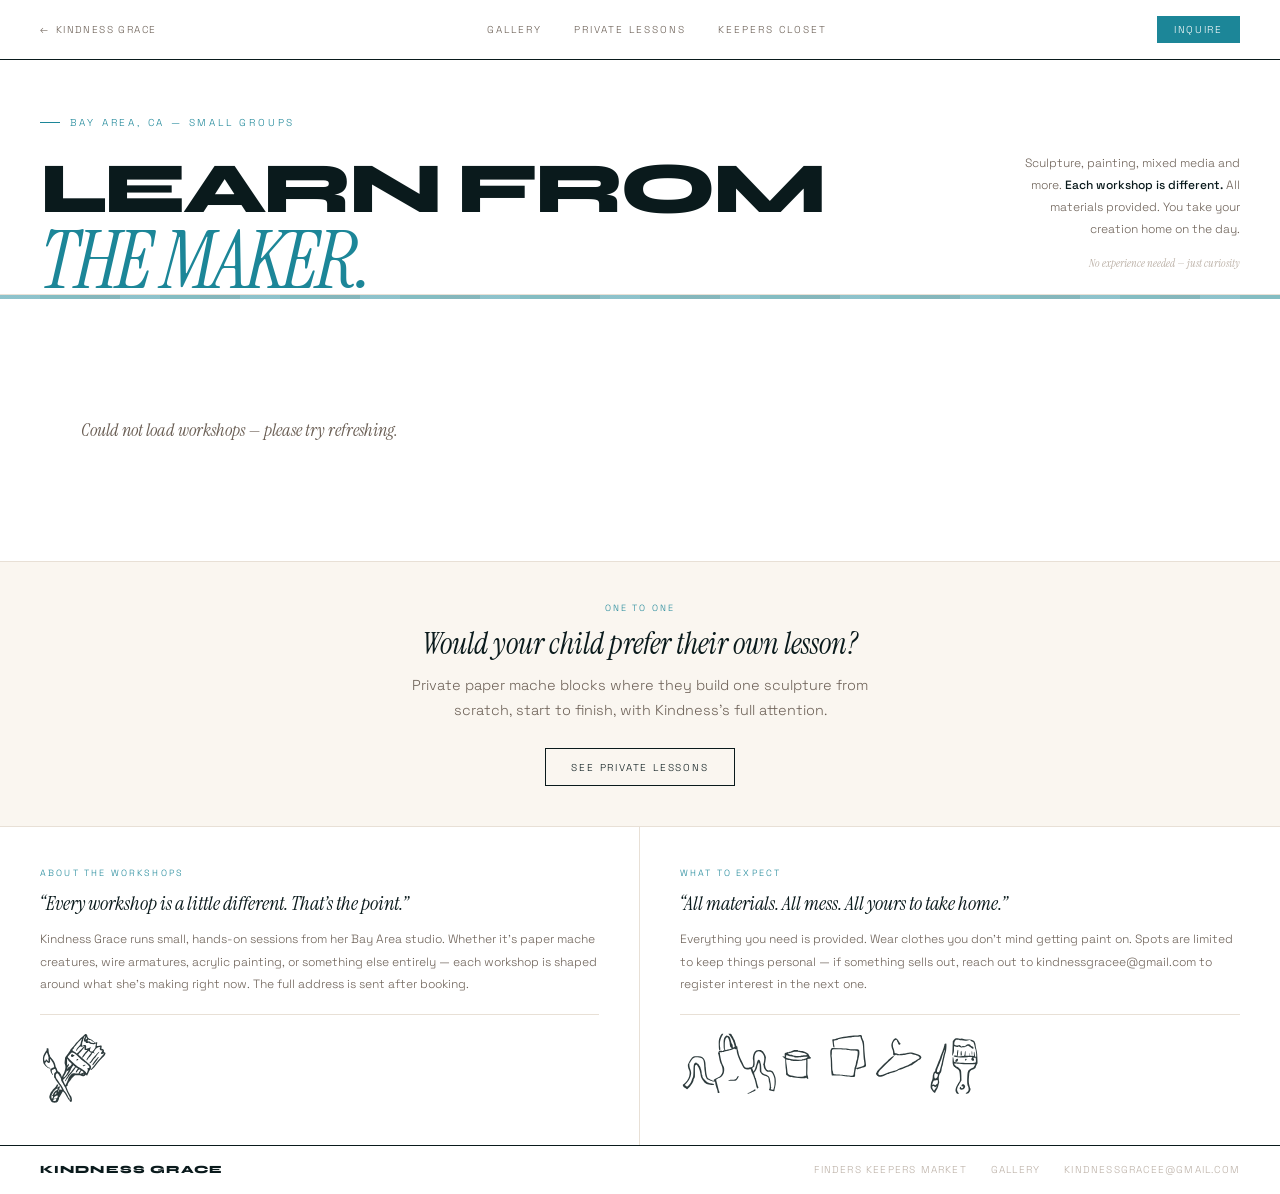
<file: workshops/index.html>
<!DOCTYPE html>
<html lang="en">
<head>
  <meta charset="UTF-8" />
  <meta name="viewport" content="width=device-width, initial-scale=1.0" />
  <title>Workshops — Art by Kindness Grace</title>
  <meta name="description" content="Join a workshop with Kindness Grace. Sculpture, painting, mixed media and more. Bay Area, CA. Small groups, all materials included." />
  <link rel="preconnect" href="https://fonts.googleapis.com" />
  <link href="https://fonts.googleapis.com/css2?family=Syne:wght@400;700;800&family=Instrument+Serif:ital,wght@0,400;1,400&family=Space+Grotesk:wght@300;400;500&display=swap" rel="stylesheet" />
  <style>
    *, *::before, *::after { box-sizing: border-box; margin: 0; padding: 0; }
    :root {
      --ocean: #097a85;
      --teal: #1c8698;
      --sand: #d8a680;
      --sand-pale: #faf6f0;
      --border: #e8e0d6;
      --ink: #0a1a1c;
      --white: #ffffff;
      --muted: #6a5e54;
    }
    html { scroll-behavior: smooth; }
    body { background: var(--white); color: var(--ink); font-family: 'Space Grotesk', sans-serif; font-weight: 300; overflow-x: hidden; }

    /* ── NAV ── */
    nav {  display: flex; align-items: center; justify-content: space-between; padding: 1rem 2.5rem; background: var(--white); border-bottom: 1.5px solid var(--ink); }
    .nav-logo { font-family: 'Syne', sans-serif; font-size: 12px; font-weight: 800; letter-spacing: 0.12em; text-transform: uppercase; color: var(--ink); text-decoration: none; }
    .nav-links { display: flex; gap: 2rem; align-items: center; }
    .nav-links a { font-size: 10px; letter-spacing: 0.2em; text-transform: uppercase; color: var(--muted); text-decoration: none; transition: color 0.2s; }
    .nav-links a:hover { color: var(--teal); }
    .nav-back { font-size: 10px; letter-spacing: 0.14em; text-transform: uppercase; color: var(--muted); text-decoration: none; display: flex; align-items: center; gap: 0.4rem; }
    .nav-back::before { content: '←'; }
    .nav-back:hover { color: var(--ink); }
    .nav-cta { font-size: 10px; letter-spacing: 0.16em; text-transform: uppercase; background: var(--teal); color: var(--white); padding: 0.45rem 1.1rem; text-decoration: none; transition: background 0.2s; }
    .nav-cta:hover { background: var(--ocean); }

    /* ── HERO ── */
    .hero { background: var(--white); padding: 3.5rem 2.5rem 0; border-bottom: 1.5px solid var(--border); }
    .hero-inner { display: grid; grid-template-columns: 1fr 220px; gap: 2rem; align-items: end; }
    .hero-overline { font-size: 10px; letter-spacing: 0.28em; text-transform: uppercase; color: var(--teal); margin-bottom: 1.75rem; display: flex; align-items: center; gap: 0.6rem; }
    .hero-overline::before { content: ''; width: 20px; height: 1px; background: var(--teal); }
    .hero-h1 { font-family: 'Syne', sans-serif; font-size: 72px; font-weight: 800; line-height: 0.88; letter-spacing: -0.05em; text-transform: uppercase; color: var(--ink); }
    .hero-h1 em { font-family: 'Instrument Serif', serif; font-style: italic; font-weight: 400; font-size: 80px; line-height: 0.84; letter-spacing: -0.03em; color: var(--teal); display: block; margin-top: 0.08em; }
    .hero-right { padding-bottom: 1.5rem; display: flex; flex-direction: column; align-items: flex-end; gap: 1rem; }
    .hero-sub { font-size: 12px; line-height: 1.85; color: var(--muted); text-align: right; }
    .hero-sub strong { color: var(--ink); font-weight: 500; }
    .hero-note { font-family: 'Instrument Serif', serif; font-style: italic; font-size: 11px; color: #bbb0a6; }

    /* ── WAVE ── */
    .wave-bar { height: 4px; background: repeating-linear-gradient(90deg, var(--teal) 0, var(--teal) 40px, var(--ocean) 40px, var(--ocean) 80px, #0a6e78 80px, #0a6e78 120px); opacity: 0.5; }

    /* ── WORKSHOPS GRID ── */
    .workshops-wrap { padding: 2.5rem; }
    .workshops-grid { display: grid; grid-template-columns: repeat(auto-fill, minmax(320px, 1fr)); gap: 1.5px; }
    .ws-card { background: var(--white); border: 1px solid var(--border); border-top: 3px solid var(--teal); display: flex; flex-direction: column; cursor: pointer; transition: box-shadow 0.2s, transform 0.2s; }
    .ws-card:hover { box-shadow: 0 8px 32px rgba(10,26,28,0.08); transform: translateY(-2px); }
    .ws-card.sold-out { border-top-color: var(--border); opacity: 0.7; cursor: default; }
    .ws-card.sold-out:hover { transform: none; box-shadow: none; }
    .ws-card-body { padding: 1.5rem; flex: 1; display: flex; flex-direction: column; gap: 0.6rem; }
    .ws-age-tag { font-size: 9px; letter-spacing: 0.2em; text-transform: uppercase; color: var(--teal); }
    .ws-age-tag.kids { color: var(--sand); }
    .ws-multiday-tag { display: inline-block; font-size: 9px; letter-spacing: 0.14em; text-transform: uppercase; border: 1px solid var(--teal); color: var(--teal); padding: 0.15rem 0.45rem; margin-left: 0.5rem; }
    .ws-title { font-family: 'Instrument Serif', serif; font-style: italic; font-size: 1.25rem; line-height: 1.2; color: var(--ink); }
    .ws-mod-tags { display: flex; flex-wrap: wrap; gap: 0.35rem; }
    .ws-mod-tag { font-size: 10px; letter-spacing: 0.06em; background: var(--sand-pale); color: var(--muted); padding: 0.2rem 0.55rem; border: 1px solid var(--border); }
    .ws-desc { font-size: 0.86rem; color: var(--muted); line-height: 1.75; }
    .ws-schedule { display: flex; flex-direction: column; gap: 0.25rem; border-top: 1px solid var(--border); padding-top: 0.85rem; margin-top: auto; }
    .ws-schedule-row { display: flex; align-items: flex-start; gap: 0.5rem; font-size: 0.82rem; color: var(--muted); }
    .ws-schedule-icon { flex-shrink: 0; }
    .ws-schedule-days { display: flex; flex-direction: column; gap: 0.15rem; line-height: 1.5; }
    .ws-schedule-day { font-size: 0.82rem; color: var(--muted); }
    .ws-card-footer { padding: 1rem 1.5rem; display: flex; align-items: center; justify-content: space-between; border-top: 1px solid var(--border); background: var(--sand-pale); }
    .ws-price { font-family: 'Syne', sans-serif; font-size: 1.4rem; font-weight: 800; color: var(--ocean); letter-spacing: -0.03em; }
    .ws-spots { font-size: 0.72rem; letter-spacing: 0.06em; color: var(--muted); }
    .ws-spots.low { color: var(--sand); }
    .btn-book { font-family: 'Space Grotesk', sans-serif; font-size: 10px; letter-spacing: 0.14em; text-transform: uppercase; background: var(--ink); color: var(--white); border: none; padding: 0.6rem 1.25rem; cursor: pointer; transition: background 0.2s; }
    .btn-book:hover { background: var(--ocean); }
    .btn-sold { font-family: 'Space Grotesk', sans-serif; font-size: 10px; letter-spacing: 0.14em; text-transform: uppercase; background: var(--border); color: var(--muted); border: none; padding: 0.6rem 1.25rem; cursor: default; }
    .loading-msg, .empty-msg { text-align: center; padding: 5rem 2rem; font-family: 'Instrument Serif', serif; font-style: italic; color: var(--muted); font-size: 1.1rem; }

    /* ── MODAL ── */
    .modal-overlay { display: none; position: fixed; inset: 0; background: rgba(10,26,28,0.6); z-index: 500; overflow-y: auto; padding: 2rem 1rem; }
    .modal-overlay.open { display: flex; align-items: flex-start; justify-content: center; }
    .modal-sheet { background: var(--white); max-width: 620px; width: 100%; position: relative; border-top: 3px solid var(--teal); }
    .modal-close-btn { position: absolute; top: 1rem; right: 1.25rem; background: none; border: none; font-size: 1.25rem; cursor: pointer; color: var(--muted); z-index: 10; }
    .modal-close-btn:hover { color: var(--ink); }

    /* Modal header */
    .modal-header { padding: 2rem 2rem 1.5rem; border-bottom: 1px solid var(--border); }
    .modal-tag { font-size: 9px; letter-spacing: 0.2em; text-transform: uppercase; color: var(--teal); margin-bottom: 0.4rem; }
    .modal-title { font-family: 'Instrument Serif', serif; font-style: italic; font-size: 1.5rem; margin-bottom: 0.5rem; color: var(--ink); }
    .modal-schedule { font-size: 0.82rem; color: var(--muted); line-height: 1.6; }
    .modal-schedule-day { display: block; }

    /* Stepper */
    .stepper { display: flex; align-items: flex-start; gap: 0; margin-top: 1.5rem; }
    .step-item { flex: 1; display: flex; flex-direction: column; align-items: center; gap: 6px; }
    .step-dot { width: 28px; height: 28px; border-radius: 50%; border: 1px solid var(--border); background: var(--white); display: flex; align-items: center; justify-content: center; font-size: 0.72rem; font-weight: 500; color: var(--muted); transition: all 0.2s; }
    .step-dot.done { background: var(--teal); color: var(--white); border-color: var(--teal); }
    .step-dot.current { background: var(--ink); color: var(--white); border-color: var(--ink); }
    .step-label { font-size: 0.62rem; letter-spacing: 0.1em; text-transform: uppercase; color: var(--muted); text-align: center; }
    .step-line { flex: 1; height: 1px; background: var(--border); margin-top: 14px; }

    /* Form steps */
    .form-step { display: none; }
    .form-step.active { display: block; }
    .form-body { padding: 1.75rem 2rem 0; }
    .form-section-title { font-size: 9px; letter-spacing: 0.22em; text-transform: uppercase; color: var(--teal); margin-bottom: 0.85rem; padding-bottom: 0.5rem; border-bottom: 1px solid var(--border); }
    .form-row { display: grid; grid-template-columns: 1fr 1fr; gap: 0.85rem; }
    .form-group { display: flex; flex-direction: column; gap: 0.3rem; margin-bottom: 0.85rem; }
    .form-group label { font-size: 0.78rem; color: var(--ink); }
    .form-group label .opt { font-size: 0.72rem; color: var(--muted); font-weight: 300; }
    .form-group input, .form-group textarea, .form-group select { padding: 0.65rem 0.85rem; border: 1px solid var(--border); background: var(--white); font-family: 'Space Grotesk', sans-serif; font-size: 0.9rem; width: 100%; outline: none; transition: border-color 0.15s; }
    .form-group input:focus, .form-group textarea:focus { border-color: var(--teal); }
    .form-group textarea { resize: vertical; min-height: 70px; }
    .check-group { display: flex; align-items: flex-start; gap: 0.65rem; margin-bottom: 0.75rem; }
    .check-group input[type=checkbox] { margin-top: 3px; flex-shrink: 0; accent-color: var(--teal); width: 16px; height: 16px; }
    .check-group label { font-size: 0.84rem; color: var(--ink); line-height: 1.6; }
    .minor-alert { display: none; background: var(--sand-pale); border-left: 3px solid var(--sand); padding: 0.75rem 1rem; font-size: 0.82rem; color: var(--muted); margin: 0.5rem 0 0.85rem; line-height: 1.6; }
    .consent-text { background: var(--sand-pale); border: 1px solid var(--border); padding: 1rem; font-size: 0.82rem; color: var(--muted); line-height: 1.7; margin-bottom: 1rem; }

    /* Payment */
    .pay-option { border: 1px solid var(--border); padding: 1rem 1.25rem; cursor: pointer; margin-bottom: 0.75rem; display: flex; align-items: flex-start; gap: 0.85rem; transition: border-color 0.15s; }
    .pay-option:hover { border-color: var(--teal); }
    .pay-option.selected { border: 2px solid var(--teal); background: var(--sand-pale); }
    .pay-option input[type=radio] { margin-top: 3px; flex-shrink: 0; accent-color: var(--teal); }
    .pay-option-title { font-size: 0.9rem; font-weight: 500; color: var(--ink); }
    .pay-option-desc { font-size: 0.8rem; color: var(--muted); margin-top: 3px; line-height: 1.6; }
    .venmo-box { display: none; background: var(--sand-pale); border: 1px solid var(--border); padding: 1rem 1.25rem; margin-top: 0.5rem; }
    .venmo-box.visible { display: block; }
    .venmo-handle { font-family: 'Instrument Serif', serif; font-style: italic; font-size: 1.4rem; color: var(--ocean); margin: 0.25rem 0; }
    .venmo-note { font-size: 0.8rem; color: var(--muted); }

    /* Summary */
    .summary-row { display: flex; justify-content: space-between; align-items: flex-start; gap: 1rem; padding: 0.6rem 0; border-bottom: 1px solid var(--border); font-size: 0.88rem; }
    .summary-row:last-child { border-bottom: none; font-weight: 500; font-size: 1rem; padding-top: 0.85rem; }
    .summary-label { color: var(--muted); flex-shrink: 0; }
    .summary-val { text-align: right; line-height: 1.5; }

    /* Step nav */
    .step-nav { display: flex; justify-content: space-between; align-items: center; padding: 1.25rem 2rem; border-top: 1px solid var(--border); background: var(--sand-pale); }
    .btn-back { background: none; border: 1px solid var(--border); color: var(--muted); padding: 0.65rem 1.25rem; font-family: 'Space Grotesk', sans-serif; font-size: 10px; letter-spacing: 0.1em; text-transform: uppercase; cursor: pointer; transition: all 0.2s; }
    .btn-back:hover { border-color: var(--ink); color: var(--ink); }
    .btn-next { background: var(--ink); color: var(--white); border: none; padding: 0.65rem 1.5rem; font-family: 'Space Grotesk', sans-serif; font-size: 10px; letter-spacing: 0.1em; text-transform: uppercase; cursor: pointer; transition: background 0.2s; }
    .btn-next:hover { background: var(--ocean); }
    .btn-next:disabled { opacity: 0.4; cursor: not-allowed; }
    .btn-confirm { background: var(--teal); color: var(--white); border: none; padding: 0.65rem 1.75rem; font-family: 'Space Grotesk', sans-serif; font-size: 10px; letter-spacing: 0.12em; text-transform: uppercase; cursor: pointer; transition: background 0.2s; }
    .btn-confirm:hover { background: var(--ocean); }

    /* Success */
    .success-screen { text-align: center; padding: 3rem 2rem; }
    .success-icon { width: 56px; height: 56px; border-radius: 50%; border: 2px solid var(--teal); display: flex; align-items: center; justify-content: center; margin: 0 auto 1.25rem; font-size: 1.3rem; }
    .success-title { font-family: 'Instrument Serif', serif; font-style: italic; font-size: 2rem; color: var(--ink); margin-bottom: 0.5rem; }
    .success-sub { color: var(--muted); font-size: 0.9rem; line-height: 1.8; margin-bottom: 2rem; }
    .success-summary { background: var(--sand-pale); border: 1px solid var(--border); padding: 1.25rem 1.5rem; text-align: left; max-width: 360px; margin: 0 auto 1.5rem; }

    /* About strip */
    .about-strip { display: grid; grid-template-columns: 1fr 1fr; gap: 0; border-top: 1.5px solid var(--border); }
    .about-block { padding: 2.5rem 2.5rem; }
    .about-block:first-child { border-right: 1px solid var(--border); }
    .about-label { font-size: 9px; letter-spacing: 0.24em; text-transform: uppercase; color: var(--teal); margin-bottom: 0.75rem; }
    .about-pull { font-family: 'Instrument Serif', serif; font-style: italic; font-size: 20px; line-height: 1.25; color: var(--ink); margin-bottom: 0.75rem; }
    .about-body { font-size: 12px; line-height: 1.9; color: var(--muted); }

    /* Footer */
    footer { background: var(--white); padding: 1.1rem 2.5rem; display: flex; align-items: center; justify-content: space-between; border-top: 1.5px solid var(--ink); }
    .foot-logo { font-family: 'Syne', sans-serif; font-size: 11px; font-weight: 800; letter-spacing: 0.1em; text-transform: uppercase; color: var(--ink); }
    .foot-links { display: flex; gap: 1.5rem; font-size: 10px; letter-spacing: 0.12em; text-transform: uppercase; }
    footer a { color: #bbb0a6; text-decoration: none; transition: color 0.2s; }
    footer a:hover { color: var(--teal); }

    /* Responsive */
    @media (max-width: 768px) {
      nav { padding: 0.85rem 1.5rem; }
      .hero { padding: 2.5rem 1.5rem 0; }
      .hero-inner { grid-template-columns: 1fr; }
      .hero-h1 { font-size: 52px; }
      .hero-h1 em { font-size: 60px; }
      .hero-right { align-items: flex-start; }
      .hero-sub { text-align: left; }
      .workshops-wrap { padding: 1.5rem; }
      .workshops-grid { grid-template-columns: 1fr; }
      .form-row { grid-template-columns: 1fr; }
      .step-nav { padding: 1rem 1.25rem; }
      .about-strip { grid-template-columns: 1fr; }
      .about-block:first-child { border-right: none; border-bottom: 1px solid var(--border); }
      footer { flex-direction: column; gap: 0.5rem; text-align: center; }
    }
    @media (max-width: 540px) {
      .hero-h1 { font-size: 40px; }
      .hero-h1 em { font-size: 46px; }
      .nav-links { display: none; }
    }
  
    .site-head{position:sticky;top:0;z-index:200;background:var(--white)}
    .mobile-strip{display:none}
    @media (max-width:540px){
      .mobile-strip{display:flex;gap:0;overflow-x:auto;-webkit-overflow-scrolling:touch;scrollbar-width:none;background:#fff;border-bottom:1.5px solid var(--ink)}
      .mobile-strip::-webkit-scrollbar{display:none}
      .mobile-strip a{flex:0 0 auto;font-size:10px;letter-spacing:.14em;text-transform:uppercase;color:var(--muted);text-decoration:none;padding:.75rem .9rem;border-bottom:2px solid transparent;white-space:nowrap}
      .mobile-strip a:first-child{padding-left:1.5rem}
      .mobile-strip a:last-child{padding-right:1.5rem}
      .mobile-strip a.here{color:var(--teal);border-bottom-color:var(--teal)}
    }
  
    .kd{display:block;pointer-events:none;user-select:none}
    .about-art{margin-top:1.1rem;padding-top:1rem;border-top:1px solid var(--border)}
    .about-art .kd{width:100%;max-width:300px;height:auto;opacity:.85}
    .about-art.tall .kd{max-width:none;height:74px;width:auto}
    @media (max-width:768px){.about-art .kd{max-width:100%}}
  </style>
</head>
<body>

<div class="site-head">
<nav>
  <a href="../kindnessgrace/" class="nav-back">Kindness Grace</a>
  <div class="nav-links">
    <a href="../kindnessgrace/">Gallery</a>
    <a href="../private-lessons/">Private lessons</a>
    <a href="../keepers-closet/">Keepers Closet</a>
  </div>
  <a href="mailto:kindnessgracee@gmail.com" class="nav-cta">Inquire</a>
</nav>
<div class="mobile-strip">
  <a href="../kindnessgrace/">Gallery</a>
  <a href="../workshops/" class="here">Workshops</a>
  <a href="../private-lessons/">Private lessons</a>
  <a href="../keepers-closet/">Keepers Closet</a>
</div>
</div>

<div class="hero">
  <div class="hero-inner">
    <div>
      <div class="hero-overline">Bay Area, CA &mdash; Small groups</div>
      <h1 class="hero-h1">Learn from<em>the maker.</em></h1>
    </div>
    <div class="hero-right">
      <p class="hero-sub">Sculpture, painting, mixed media and more. <strong>Each workshop is different.</strong> All materials provided. You take your creation home on the day.</p>
      <span class="hero-note">No experience needed &mdash; just curiosity</span>
    </div>
  </div>
</div>

<div class="wave-bar"></div>

<div class="workshops-wrap">
  <div class="workshops-grid" id="workshops-grid">
    <div class="loading-msg">Loading upcoming workshops&hellip;</div>
  </div>
</div>


<div style="background:#faf6f0;border-top:1.5px solid var(--border);padding:2.5rem;text-align:center;">
  <p style="font-size:9px;letter-spacing:.24em;text-transform:uppercase;color:var(--teal);margin-bottom:.6rem;">One to one</p>
  <h2 style="font-family:'Instrument Serif',serif;font-style:italic;font-size:1.9rem;margin-bottom:.6rem;font-weight:400;">Would your child prefer their own lesson?</h2>
  <p style="font-size:.9rem;line-height:1.8;color:var(--muted);max-width:480px;margin:0 auto 1.5rem;">Private paper mache blocks where they build one sculpture from scratch, start to finish, with Kindness's full attention.</p>
  <a href="../private-lessons/" style="display:inline-block;font-size:10px;letter-spacing:.18em;text-transform:uppercase;border:1.5px solid var(--ink);color:var(--ink);padding:.7rem 1.6rem;text-decoration:none;transition:all .2s;" onmouseover="this.style.background='#0a1a1c';this.style.color='#fff'" onmouseout="this.style.background='transparent';this.style.color='#0a1a1c'">See private lessons</a>
</div>

<div class="about-strip">
  <div class="about-block">
    <div class="about-label">About the workshops</div>
    <div class="about-pull">&ldquo;Every workshop is a little different. That&rsquo;s the point.&rdquo;</div>
    <p class="about-body">Kindness Grace runs small, hands-on sessions from her Bay Area studio. Whether it&rsquo;s paper mache creatures, wire armatures, acrylic painting, or something else entirely &mdash; each workshop is shaped around what she&rsquo;s making right now. The full address is sent after booking.</p>
    <div class="about-art tall"><img class="kd" src="../art/kindi/brushes.svg" alt="Drawing of paintbrushes" /></div>
  </div>
  <div class="about-block">
    <div class="about-label">What to expect</div>
    <div class="about-pull">&ldquo;All materials. All mess. All yours to take home.&rdquo;</div>
    <p class="about-body">Everything you need is provided. Wear clothes you don&rsquo;t mind getting paint on. Spots are limited to keep things personal &mdash; if something sells out, reach out to kindnessgracee@gmail.com to register interest in the next one.</p>
    <div class="about-art"><img class="kd" src="../art/kindi/tools.svg" alt="Drawing of an apron, paste pot, paper, hanger and brushes" /></div>
  </div>
</div>

<!-- MODAL -->
<div class="modal-overlay" id="modal-overlay">
  <div class="modal-sheet">
    <button class="modal-close-btn" onclick="closeModal()">&#10005;</button>

    <div class="modal-header">
      <p class="modal-tag" id="modal-tag"></p>
      <h2 class="modal-title" id="modal-title"></h2>
      <div class="modal-schedule" id="modal-schedule"></div>
      <div class="stepper">
        <div class="step-item"><div class="step-dot current" id="sdot1">1</div><div class="step-label">Details</div></div>
        <div class="step-line"></div>
        <div class="step-item"><div class="step-dot" id="sdot2">2</div><div class="step-label">Consent</div></div>
        <div class="step-line"></div>
        <div class="step-item"><div class="step-dot" id="sdot3">3</div><div class="step-label">Payment</div></div>
      </div>
    </div>

    <!-- STEP 1 -->
    <div class="form-step active" id="fstep1">
      <div class="form-body">
        <div class="form-section-title" style="margin-bottom:1rem;">Your contact details</div>
        <div class="form-row">
          <div class="form-group"><label for="f-first">First name</label><input type="text" id="f-first" placeholder="Ange" autocomplete="given-name" /></div>
          <div class="form-group"><label for="f-last">Last name</label><input type="text" id="f-last" placeholder="Haythorpe" autocomplete="family-name" /></div>
        </div>
        <div class="form-group"><label for="f-email">Email <span class="opt">(confirmation sent here)</span></label><input type="email" id="f-email" placeholder="hello@example.com" autocomplete="email" /></div>
        <div class="form-group"><label for="f-phone">Phone <span class="opt">(optional)</span></label><input type="tel" id="f-phone" placeholder="415 555 0100" autocomplete="tel" /></div>
        <div class="form-section-title" style="margin:1rem 0 0.85rem;">Attendee</div>
        <div class="form-row">
          <div class="form-group"><label for="f-attendee">Attendee name <span class="opt">(if different)</span></label><input type="text" id="f-attendee" placeholder="Child's name if different" /></div>
          <div class="form-group"><label for="f-age">Age</label><input type="number" id="f-age" placeholder="Age" min="1" max="99" oninput="handleAge()" /></div>
        </div>
        <div class="minor-alert" id="minor-alert">Under 18 — a parent or guardian must attend the full workshop and sign the consent form on the next step.</div>
        <div class="form-group"><label for="f-notes">Anything Kindness should know? <span class="opt">(optional)</span></label><textarea id="f-notes" placeholder="Allergies, mobility needs, questions&hellip;"></textarea></div>
      </div>
    </div>

    <!-- STEP 2 -->
    <div class="form-step" id="fstep2">
      <div class="form-body">
        <div class="form-section-title" style="margin-bottom:0.85rem;">Workshop waiver</div>
        <div class="consent-text">Workshops involve paper mache, paints, wire, and craft tools appropriate for the age group. All materials are non-toxic and craft-grade. Wear clothes you don&rsquo;t mind getting paint on. Kindness Grace takes all reasonable safety precautions.</div>
        <div class="check-group"><input type="checkbox" id="c-risk" /><label for="c-risk">I understand the workshop involves arts and craft materials and accept any minor associated risks.</label></div>
        <div class="check-group"><input type="checkbox" id="c-auth" /><label for="c-auth">I confirm the attendee details are correct and I am authorised to register them.</label></div>
        <div class="check-group" id="c-minor-wrap" style="display:none;"><input type="checkbox" id="c-minor" /><label for="c-minor">The attendee is under 18. I am their parent or legal guardian and I will be present for the full duration of the workshop.</label></div>
        <div class="check-group"><input type="checkbox" id="c-refund" /><label for="c-refund">I understand spots are non-refundable but transferable with at least 48 hours notice. Email kindnessgracee@gmail.com to arrange.</label></div>
        <div class="check-group"><input type="checkbox" id="c-photo" checked /><label for="c-photo">Kindness Grace may photograph the session for social media. I consent to photos that may include the attendee. <span style="color:var(--muted);">(Uncheck to opt out.)</span></label></div>
      </div>
    </div>

    <!-- STEP 3 -->
    <div class="form-step" id="fstep3">
      <div class="form-body">
        <div class="form-section-title" style="margin-bottom:0.85rem;">Booking summary</div>
        <div class="summary-row"><span class="summary-label">Workshop</span><span class="summary-val" id="sum-title"></span></div>
        <div class="summary-row"><span class="summary-label">Date</span><span class="summary-val" id="sum-date"></span></div>
        <div class="summary-row"><span class="summary-label">Attendee</span><span class="summary-val" id="sum-attendee"></span></div>
        <div class="summary-row"><span class="summary-label">Total due</span><span class="summary-val" id="sum-price" style="font-family:'Syne',sans-serif;font-size:1.1rem;font-weight:800;color:var(--ocean);"></span></div>
        <div class="form-section-title" style="margin:1.25rem 0 0.85rem;">How would you like to pay?</div>
        <div class="pay-option selected" id="pay-venmo" onclick="selectPay('venmo')">
          <input type="radio" name="pay" checked />
          <div><div class="pay-option-title">Venmo</div><div class="pay-option-desc">Send payment before the workshop — your spot is confirmed once received. Include your name and workshop in the note.</div></div>
        </div>
        <div class="venmo-box visible" id="venmo-box">
          <div style="font-size:0.78rem;color:var(--muted);margin-bottom:0.25rem;">Send <strong id="venmo-amount"></strong> to:</div>
          <div class="venmo-handle">@kindnessgrace</div>
          <div class="venmo-note">Include in your note: your name + workshop name</div>
        </div>
        <div class="pay-option" id="pay-cash" onclick="selectPay('cash')">
          <input type="radio" name="pay" />
          <div><div class="pay-option-title">Cash on arrival</div><div class="pay-option-desc">Bring exact cash on the day. Your spot is provisionally held — if payment isn&rsquo;t received by start time your place may be released.</div></div>
        </div>
      </div>
    </div>

    <!-- SUCCESS -->
    <div class="form-step" id="fstep4">
      <div class="success-screen">
        <div class="success-icon">✦</div>
        <h2 class="success-title">You&rsquo;re in!</h2>
        <p class="success-sub">A confirmation is on its way to <strong id="conf-email"></strong>.<br>Kindness will send the full address and any prep notes a few days before.</p>
        <div class="success-summary">
          <div class="summary-row"><span class="summary-label">Workshop</span><span class="summary-val" id="conf-title"></span></div>
          <div class="summary-row"><span class="summary-label">Date(s)</span><span class="summary-val" id="conf-date"></span></div>
          <div class="summary-row"><span class="summary-label">Payment</span><span class="summary-val" id="conf-payment"></span></div>
          <div class="summary-row"><span class="summary-label">Total</span><span class="summary-val" id="conf-price" style="font-family:'Syne',sans-serif;font-weight:800;color:var(--ocean);"></span></div>
        </div>
        <button class="btn-next" onclick="closeModal()">Back to workshops</button>
      </div>
    </div>

    <div class="step-nav" id="step-nav">
      <button class="btn-back" id="btn-back" onclick="prevStep()" style="visibility:hidden;">&#8592; Back</button>
      <button class="btn-next" id="btn-next" onclick="nextStep()">Next &#8594;</button>
    </div>
  </div>
</div>

<footer>
  <span class="foot-logo">Kindness Grace</span>
  <div class="foot-links">
    <a href="../">Finders Keepers Market</a>
    <a href="../kindnessgrace/">Gallery</a>
    <a href="mailto:kindnessgracee@gmail.com">kindnessgracee@gmail.com</a>
  </div>
</footer>

<script>
  const DATA_URL = 'https://finderskeepers.market/art-data.json';
  let workshops = [];
  let activeWorkshop = null;
  let currentStep = 1;
  let payMethod = 'venmo';
  let formspreeUrl = '';

  function formatDate(dateStr) {
    if (!dateStr) return '';
    const d = new Date(dateStr + 'T12:00:00');
    return d.toLocaleDateString('en-US', { weekday: 'short', day: 'numeric', month: 'long', year: 'numeric' });
  }

  function formatDateShort(dateStr) {
    if (!dateStr) return '';
    const d = new Date(dateStr + 'T12:00:00');
    return d.toLocaleDateString('en-US', { weekday: 'short', day: 'numeric', month: 'short' });
  }

  // Returns array of {date, time} lines for schedule display
  function getScheduleLines(ws) {
    if (ws.scheduleType === 'multiday-range') {
      const label = `${formatDate(ws.date)} – ${formatDate(ws.dateEnd)}`;
      return [{ date: label, time: ws.time ? ws.time + ' each day' : '' }];
    } else if (ws.scheduleType === 'multiday-custom' && ws.days && ws.days.length) {
      return ws.days.map(d => ({ date: formatDate(d.date), time: d.time || '' }));
    }
    return [{ date: formatDate(ws.date), time: ws.time || '' }];
  }

  // Short version for card snapshot
  function getScheduleShort(ws) {
    if (ws.scheduleType === 'multiday-range') {
      return `${formatDateShort(ws.date)} – ${formatDateShort(ws.dateEnd)}${ws.time ? ' · ' + ws.time + ' each day' : ''}`;
    } else if (ws.scheduleType === 'multiday-custom' && ws.days && ws.days.length) {
      return ws.days.map(d => `${formatDateShort(d.date)}${d.time ? ' · ' + d.time : ''}`);
    }
    return [`${formatDate(ws.date)}${ws.time ? ' · ' + ws.time : ''}`];
  }

  async function loadWorkshops() {
    const grid = document.getElementById('workshops-grid');
    try {
      const r = await fetch(DATA_URL);
      const data = await r.json();
      workshops = (data.workshops || []).filter(w => w.available !== false);
      if (!workshops.length) {
        grid.innerHTML = '<div class="empty-msg">No upcoming workshops right now &mdash; check back soon or email kindnessgracee@gmail.com to register interest.</div>';
        return;
      }
      renderWorkshops();
    } catch(e) {
      grid.innerHTML = '<div class="empty-msg">Could not load workshops &mdash; please try refreshing.</div>';
    }
  }

  function renderWorkshops() {
    const grid = document.getElementById('workshops-grid');
    grid.innerHTML = '';
    workshops.forEach(ws => {
      const spotsLeft = ws.spotsRemaining !== undefined ? ws.spotsRemaining : (ws.spots || 0);
      const full = spotsLeft <= 0;
      const ageLabel = ws.ageGroup === 'kids' ? 'Kids' : ws.ageGroup === 'adults' ? 'Adults & teens' : 'All ages';
      const ageClass = ws.ageGroup === 'kids' ? 'kids' : '';
      const isMultiDay = ws.scheduleType === 'multiday-range' || ws.scheduleType === 'multiday-custom';
      const modTags = (ws.modalities || []).map(m => `<span class="ws-mod-tag">${m}</span>`).join('');
      const scheduleLines = getScheduleShort(ws);
      const scheduleHTML = Array.isArray(scheduleLines)
        ? scheduleLines.map(l => `<div class="ws-schedule-day">&#128197; ${l}</div>`).join('')
        : `<div class="ws-schedule-day">&#128197; ${scheduleLines}</div>`;

      const card = document.createElement('div');
      card.className = 'ws-card' + (full ? ' sold-out' : '');
      card.innerHTML = `
        <div class="ws-card-body">
          <div style="display:flex;align-items:center;flex-wrap:wrap;">
            <span class="ws-age-tag ${ageClass}">${ageLabel}</span>
            ${isMultiDay ? '<span class="ws-multiday-tag">Multi-day</span>' : ''}
          </div>
          <div class="ws-title">${ws.title}</div>
          ${modTags ? `<div class="ws-mod-tags">${modTags}</div>` : ''}
          <div class="ws-desc">${ws.description}</div>
          <div class="ws-schedule">
            ${scheduleHTML}
            <div class="ws-schedule-row"><span class="ws-schedule-icon">&#128205;</span><span>${ws.location}</span></div>
          </div>
        </div>
        <div class="ws-card-footer">
          <div>
            <div class="ws-price">$${ws.price}</div>
            <div class="ws-spots ${spotsLeft <= 3 && !full ? 'low' : ''}">${full ? 'Sold out' : spotsLeft + ' spot' + (spotsLeft === 1 ? '' : 's') + ' remaining'}</div>
          </div>
          ${full ? '<button class="btn-sold" disabled>Sold out</button>' : `<button class="btn-book" onclick="openModal('${ws.id}')">Book my spot</button>`}
        </div>`;
      grid.appendChild(card);
    });
  }

  function openModal(wsId) {
    activeWorkshop = workshops.find(w => w.id === wsId);
    if (!activeWorkshop) return;
    formspreeUrl = activeWorkshop.formspreeUrl || '';
    currentStep = 1;
    payMethod = 'venmo';
    resetForm();
    const ws = activeWorkshop;
    const ageLabel = ws.ageGroup === 'kids' ? 'Kids workshop' : ws.ageGroup === 'adults' ? 'Adults & teens' : 'All ages welcome';
    document.getElementById('modal-tag').textContent = ageLabel;
    document.getElementById('modal-title').textContent = ws.title;
    // Show full schedule in modal header
    const lines = getScheduleLines(ws);
    const schedEl = document.getElementById('modal-schedule');
    schedEl.innerHTML = lines.map(l => `<span class="modal-schedule-day">${l.date}${l.time ? ' · ' + l.time : ''}</span>`).join('') + `<span class="modal-schedule-day" style="margin-top:2px;">&#128205; ${ws.location}</span>`;
    updateStepView();
    document.getElementById('modal-overlay').classList.add('open');
    document.body.style.overflow = 'hidden';
  }

  function closeModal() {
    document.getElementById('modal-overlay').classList.remove('open');
    document.body.style.overflow = '';
  }

  document.getElementById('modal-overlay').addEventListener('click', e => { if (e.target === document.getElementById('modal-overlay')) closeModal(); });
  document.addEventListener('keydown', e => { if (e.key === 'Escape') closeModal(); });

  function updateStepView() {
    for (let i = 1; i <= 4; i++) {
      const fs = document.getElementById('fstep' + i);
      if (fs) fs.classList.toggle('active', i === currentStep);
    }
    for (let i = 1; i <= 3; i++) {
      const dot = document.getElementById('sdot' + i);
      if (!dot) continue;
      dot.classList.remove('done', 'current');
      if (i < currentStep) { dot.classList.add('done'); dot.textContent = '✓'; }
      else if (i === currentStep) { dot.classList.add('current'); dot.textContent = i; }
      else { dot.textContent = i; }
    }
    const nav = document.getElementById('step-nav');
    const btnBack = document.getElementById('btn-back');
    const btnNext = document.getElementById('btn-next');
    if (currentStep === 4) { nav.style.display = 'none'; return; }
    nav.style.display = 'flex';
    btnBack.style.visibility = currentStep > 1 ? 'visible' : 'hidden';
    btnNext.textContent = currentStep === 3 ? 'Confirm my spot →' : 'Next →';
  }

  function nextStep() {
    if (currentStep === 1 && !validateStep1()) return;
    if (currentStep === 2 && !validateStep2()) return;
    if (currentStep === 3) { submitBooking(); return; }
    currentStep++;
    if (currentStep === 3) fillSummary();
    updateStepView();
  }

  function prevStep() { if (currentStep > 1) { currentStep--; updateStepView(); } }

  function handleAge() {
    const age = parseInt(document.getElementById('f-age').value) || 0;
    const isMinor = age > 0 && age < 18;
    document.getElementById('minor-alert').style.display = isMinor ? 'block' : 'none';
    document.getElementById('c-minor-wrap').style.display = isMinor ? 'flex' : 'none';
  }

  function validateStep1() {
    if (!document.getElementById('f-first').value.trim()) { alert('Please enter your first name.'); return false; }
    const email = document.getElementById('f-email').value.trim();
    if (!email || !email.includes('@')) { alert('Please enter a valid email address.'); return false; }
    if (!document.getElementById('f-age').value.trim()) { alert('Please enter the attendee\'s age.'); return false; }
    return true;
  }

  function validateStep2() {
    if (!document.getElementById('c-risk').checked) { alert('Please accept the workshop waiver to continue.'); return false; }
    if (!document.getElementById('c-auth').checked) { alert('Please confirm you are authorised to register this attendee.'); return false; }
    if (!document.getElementById('c-refund').checked) { alert('Please accept the refund policy to continue.'); return false; }
    const age = parseInt(document.getElementById('f-age').value) || 0;
    if (age > 0 && age < 18 && !document.getElementById('c-minor').checked) { alert('Please confirm parental/guardian consent for the under-18 attendee.'); return false; }
    return true;
  }

  function fillSummary() {
    const ws = activeWorkshop;
    const first = document.getElementById('f-first').value.trim();
    const last = document.getElementById('f-last').value.trim();
    const att = document.getElementById('f-attendee').value.trim() || (first + ' ' + last).trim();
    const age = document.getElementById('f-age').value;
    document.getElementById('sum-title').textContent = ws.title;
    // Show full schedule in summary
    const lines = getScheduleLines(ws);
    document.getElementById('sum-date').innerHTML = lines.map(l => `${l.date}${l.time ? ' · ' + l.time : ''}`).join('<br>');
    document.getElementById('sum-attendee').textContent = att + (age ? ', age ' + age : '');
    document.getElementById('sum-price').textContent = '$' + ws.price;
    document.getElementById('venmo-amount').textContent = '$' + ws.price;
    selectPay('venmo');
  }

  function selectPay(method) {
    payMethod = method;
    document.getElementById('pay-venmo').classList.toggle('selected', method === 'venmo');
    document.getElementById('pay-cash').classList.toggle('selected', method === 'cash');
    document.getElementById('pay-venmo').querySelector('input').checked = method === 'venmo';
    document.getElementById('pay-cash').querySelector('input').checked = method === 'cash';
    document.getElementById('venmo-box').classList.toggle('visible', method === 'venmo');
  }

  async function submitBooking() {
    const ws = activeWorkshop;
    const first = document.getElementById('f-first').value.trim();
    const last = document.getElementById('f-last').value.trim();
    const email = document.getElementById('f-email').value.trim();
    const phone = document.getElementById('f-phone').value.trim();
    const att = document.getElementById('f-attendee').value.trim() || first + ' ' + last;
    const age = document.getElementById('f-age').value;
    const notes = document.getElementById('f-notes').value.trim();
    const photo = document.getElementById('c-photo').checked;
    const lines = getScheduleLines(ws);
    const dateStr = lines.map(l => l.date + (l.time ? ' · ' + l.time : '')).join(', ');
    // Subject line so bookings are scannable in the inbox without opening them
    const payTag = payMethod === 'venmo' ? 'Venmo' : 'Cash';
    const attendeeTag = att + (age ? ', age ' + age : '');
    const payload = {
      _subject: 'Workshop booking: ' + ws.title + ' \u00b7 ' + attendeeTag + ' \u00b7 ' + payTag,
      workshop: ws.title,
      date: dateStr,
      contactName: first + ' ' + last,
      email, phone: phone || 'Not provided',
      attendee: att + (age ? ', age ' + age : ''),
      payment: payMethod === 'venmo' ? 'Venmo (@kindnessgrace)' : 'Cash on arrival',
      amount: '$' + ws.price,
      photoConsent: photo ? 'Yes' : 'No',
      notes: notes || 'None'
    };
    if (formspreeUrl) {
      try { await fetch(formspreeUrl, { method: 'POST', headers: { 'Content-Type': 'application/json', 'Accept': 'application/json' }, body: JSON.stringify(payload) }); } catch(e) {}
    }
    document.getElementById('conf-email').textContent = email;
    document.getElementById('conf-title').textContent = ws.title;
    document.getElementById('conf-date').innerHTML = lines.map(l => l.date + (l.time ? ' · ' + l.time : '')).join('<br>');
    document.getElementById('conf-payment').textContent = payMethod === 'venmo' ? 'Venmo @kindnessgrace' : 'Cash on arrival';
    document.getElementById('conf-price').textContent = '$' + ws.price;
    currentStep = 4;
    updateStepView();
  }

  function resetForm() {
    ['f-first','f-last','f-email','f-phone','f-attendee','f-age','f-notes'].forEach(id => { const el = document.getElementById(id); if (el) el.value = ''; });
    ['c-risk','c-auth','c-minor','c-refund'].forEach(id => { const el = document.getElementById(id); if (el) el.checked = false; });
    document.getElementById('c-photo').checked = true;
    document.getElementById('minor-alert').style.display = 'none';
    document.getElementById('c-minor-wrap').style.display = 'none';
  }

  loadWorkshops();
</script>
</body>
</html>
</file>
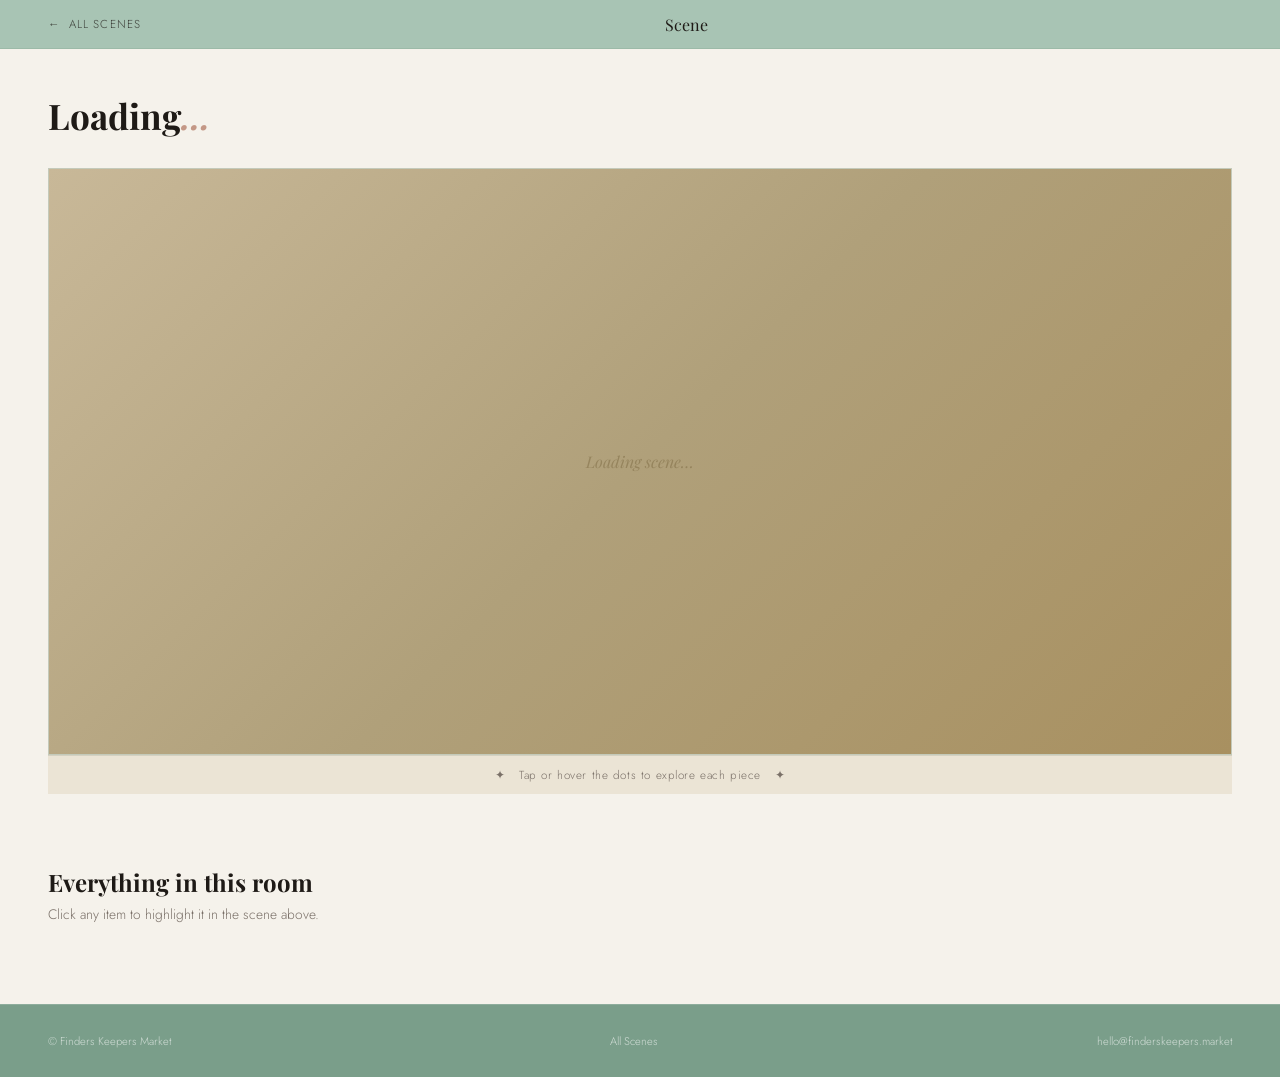
<file: shop-a-room/the-studio-corner-june-2026/index.html>
<!DOCTYPE html>
<html lang="en">
<head>
  <meta charset="UTF-8" /><meta name="viewport" content="width=device-width, initial-scale=1.0" />
  <title>Scene — Finders Keepers Market</title>
  <link href="https://fonts.googleapis.com/css2?family=Playfair+Display:ital,wght@0,400;1,400&family=Jost:wght@300;400;500&display=swap" rel="stylesheet" />
  <link rel="stylesheet" href="../../fk-styles.css" />
  <style>
    nav { position: sticky; }
    .scene-header { padding: 2.5rem 3rem 1.5rem; display: flex; align-items: flex-end; justify-content: space-between; flex-wrap: wrap; gap: 1rem; }
    .scene-month { font-size: 0.65rem; letter-spacing: 0.25em; text-transform: uppercase; color: var(--sage); margin-bottom: 0.5rem; }
    .scene-title { font-family: "Playfair Display", serif; font-size: 2.2rem; line-height: 1.1; }
    .scene-title em { font-style: italic; color: var(--blush); }
    .scene-desc { color: var(--muted); font-size: 0.88rem; margin-top: 0.5rem; max-width: 500px; line-height: 1.7; }
    .scene-badge { background: var(--sage-light); color: #fff; font-size: 0.62rem; letter-spacing: 0.18em; text-transform: uppercase; padding: 0.4rem 1rem; align-self: flex-start; }
    .room-wrap { padding: 0 3rem 1.5rem; }
    .room-scene { position: relative; width: 100%; overflow: hidden; border: 1px solid var(--border-sage); background: var(--warm); user-select: none; }
    .room-scene img.scene-bg { width: 100%; display: block; max-height: 78vh; object-fit: cover; }
    .scene-placeholder { width:100%;min-height:65vh;background:linear-gradient(135deg,#C8B898 0%,#B0A07A 50%,#A89060 100%);display:flex;align-items:center;justify-content:center;flex-direction:column;gap:1rem; }
    .scene-placeholder p { font-family:"Playfair Display",serif;font-style:italic;color:rgba(100,80,40,0.35); }
    .scene-hint { text-align:center;padding:0.7rem;font-size:0.73rem;color:var(--muted);letter-spacing:0.05em;border-top:1px solid var(--border);background:var(--warm); }
    .items-section { padding: 3rem; }
    .items-title { font-family:"Playfair Display",serif;font-size:1.5rem;margin-bottom:0.35rem; }
    .items-sub { color:var(--muted);font-size:0.86rem;margin-bottom:2rem; }
    .items-grid { display:grid;grid-template-columns:repeat(auto-fill,minmax(260px,1fr));gap:1.25rem; }
    .item-card { background:#fff;border:1px solid var(--border);padding:1.1rem 1.25rem;display:flex;gap:0.9rem;cursor:pointer;transition:border-color 0.2s,box-shadow 0.2s; }
    .item-card:hover,.item-card.highlighted { border-color:var(--sage-light);box-shadow:0 4px 16px rgba(107,143,122,0.1); }
    .item-num { font-family:"Playfair Display",serif;font-size:1.4rem;color:var(--sage-light);opacity:0.6;flex-shrink:0;line-height:1; }
    .item-name { font-family:"Playfair Display",serif;font-size:0.98rem;margin-bottom:0.2rem; }
    .item-desc { font-size:0.76rem;color:var(--muted);line-height:1.6;margin-bottom:0.45rem; }
    .item-price { font-size:0.92rem;color:var(--sage-mid);font-weight:500; }
    .item-price.inquire { font-style:italic;color:var(--muted);font-weight:300;font-size:0.8rem; }
    .item-sold { font-size:0.62rem;letter-spacing:0.1em;text-transform:uppercase;color:var(--muted);background:var(--warm);padding:0.15rem 0.45rem;display:inline-block;margin-top:0.2rem; }
    @media (max-width:768px) { .scene-header{padding:2rem 1.5rem 1rem;} .room-wrap{padding:0 0.75rem 1rem;} .items-section{padding:2rem 1.5rem;} }
  </style>
</head>
<body>
<nav>
  <a href="../" class="nav-back">All Scenes</a>
  <span class="nav-title" id="nav-title">Scene</span>
  <span style="font-size:0.7rem;color:rgba(30,26,22,0.5);letter-spacing:0.1em;text-transform:uppercase;" id="nav-month"></span>
</nav>
<div class="scene-header">
  <div>
    <div class="scene-month" id="scene-month"></div>
    <h1 class="scene-title" id="scene-title">Loading<em>…</em></h1>
    <p class="scene-desc" id="scene-desc"></p>
  </div>
  <div class="scene-badge" id="scene-badge" style="display:none">Current Scene</div>
</div>
<div class="room-wrap">
  <div class="room-scene" id="room-scene">
    <div class="scene-placeholder" id="scene-placeholder"><p>Loading scene…</p></div>
    <div class="scene-tooltip" id="tooltip">
      <div class="tt-name" id="tt-name"></div>
      <div class="tt-desc" id="tt-desc"></div>
      <div class="tt-price" id="tt-price"></div>
      <a class="tt-btn" id="tt-btn" href="#">Inquire About This Piece</a>
    </div>
  </div>
  <div class="scene-hint">✦ &nbsp; Tap or hover the dots to explore each piece &nbsp; ✦</div>
</div>
<section class="items-section">
  <h2 class="items-title">Everything in this room</h2>
  <p class="items-sub">Click any item to highlight it in the scene above.</p>
  <div class="items-grid" id="items-grid"></div>
</section>
<footer><span>© Finders Keepers Market</span><a href="../">All Scenes</a><a href="mailto:hello@finderskeepers.market">hello@finderskeepers.market</a></footer>
<script>
const pathParts=window.location.pathname.replace(/\/$/,"").split("/");
const slug=pathParts[pathParts.length-1];
async function load(){
  try{
    const data=await(await fetch("https://finderskeepers.market/art-data.json")).json();
    const scene=(data.scenes||[]).find(s=>s.slug===slug);
    if(!scene){document.getElementById("scene-title").innerHTML="Scene not <em>found</em>";return;}
    document.title=`${scene.title} — Finders Keepers Market`;
    document.getElementById("nav-title").textContent=scene.title;
    document.getElementById("nav-month").textContent=scene.month||"";
    document.getElementById("scene-month").textContent=scene.month||"";
    document.getElementById("scene-title").innerHTML=scene.title;
    document.getElementById("scene-desc").textContent=scene.description||"";
    if(scene.current)document.getElementById("scene-badge").style.display="";
    const sceneEl=document.getElementById("room-scene");
    const placeholder=document.getElementById("scene-placeholder");
    if(scene.image){const img=document.createElement("img");img.className="scene-bg";img.src=`https://finderskeepers.market/${scene.image}`;img.alt=scene.title;img.onerror=()=>img.remove();sceneEl.insertBefore(img,placeholder);placeholder.style.display="none";}
    const tooltip=document.getElementById("tooltip");let activeId=null;
    (scene.items||[]).forEach((item,i)=>{
      const hs=document.createElement("div");hs.className="hotspot";hs.style.left=item.x+"%";hs.style.top=item.y+"%";hs.dataset.id=item.id;
      hs.innerHTML="<div class=hotspot-ring><div class=hotspot-dot></div></div>";
      sceneEl.insertBefore(hs,tooltip);
      const show=()=>{
        document.querySelectorAll(".hotspot").forEach(h=>h.classList.remove("active"));
        document.querySelectorAll(".item-card").forEach(c=>c.classList.remove("highlighted"));
        hs.classList.add("active");activeId=item.id;
        document.getElementById("item-card-"+item.id)?.classList.add("highlighted");
        document.getElementById("tt-name").textContent=item.name;
        document.getElementById("tt-desc").textContent=item.desc;
        const p=document.getElementById("tt-price");p.textContent=item.price?`$${item.price.toLocaleString()}`:"Price on request";p.className="tt-price"+(item.price?"":' inquire');
        const sub=encodeURIComponent(`Inquiry: ${item.name}`);const bod=encodeURIComponent(`Hello,\n\nI'm interested in "${item.name}" from the ${scene.title} scene.\n\nIs it available?\n\nThank you!`);
        const btn=document.getElementById("tt-btn");
        if(!item.available){btn.textContent="This piece has sold";btn.style.pointerEvents="none";btn.style.opacity="0.5";btn.href="#";}
        else{btn.textContent="Inquire About This Piece";btn.style.pointerEvents="";btn.style.opacity="";btn.href=`mailto:hello@finderskeepers.market?subject=${sub}&body=${bod}`;}
        const sr=sceneEl.getBoundingClientRect();const hr=hs.getBoundingClientRect();
        let left=hr.left-sr.left+44;let top=hr.top-sr.top-50;
        if(left+250>sr.width)left=hr.left-sr.left-254;if(top<0)top=hr.top-sr.top+44;
        tooltip.style.left=left+"px";tooltip.style.top=top+"px";tooltip.classList.add("visible");
      };
      hs.addEventListener("mouseenter",show);
      hs.addEventListener("click",e=>{e.stopPropagation();if(activeId===item.id&&tooltip.classList.contains("visible")){tooltip.classList.remove("visible");hs.classList.remove("active");activeId=null;}else show();});
      hs.addEventListener("mouseleave",e=>{if(!tooltip.contains(e.relatedTarget))setTimeout(()=>{if(!tooltip.matches(":hover")){tooltip.classList.remove("visible");hs.classList.remove("active");activeId=null;}},200);});
    });
    tooltip.addEventListener("mouseleave",()=>{tooltip.classList.remove("visible");document.querySelectorAll(".hotspot").forEach(h=>h.classList.remove("active"));activeId=null;});
    sceneEl.addEventListener("click",e=>{if(!e.target.closest(".hotspot")&&!e.target.closest(".scene-tooltip")){tooltip.classList.remove("visible");document.querySelectorAll(".hotspot").forEach(h=>h.classList.remove("active"));activeId=null;}});
    const grid=document.getElementById("items-grid");grid.innerHTML="";
    (scene.items||[]).forEach((item,i)=>{
      const card=document.createElement("div");card.className="item-card";card.id="item-card-"+item.id;
      const price=item.price?`<div class="item-price">$${item.price.toLocaleString()}</div>`:`<div class="item-price inquire">Price on request</div>`;
      card.innerHTML=`<div class="item-num">${String(i+1).padStart(2,"0")}</div><div><div class="item-name">${item.name}</div><div class="item-desc">${item.desc}</div>${price}${!item.available?"<div class=item-sold>Sold</div>":""}</div>`;
      card.addEventListener("click",()=>{const hs=document.querySelector(`.hotspot[data-id="${item.id}"]`);if(hs){hs.click();hs.scrollIntoView({behavior:"smooth",block:"center"});}});
      grid.appendChild(card);
    });
  }catch(e){console.log(e);}
}
load();
</script>
</body>
</html>
</file>
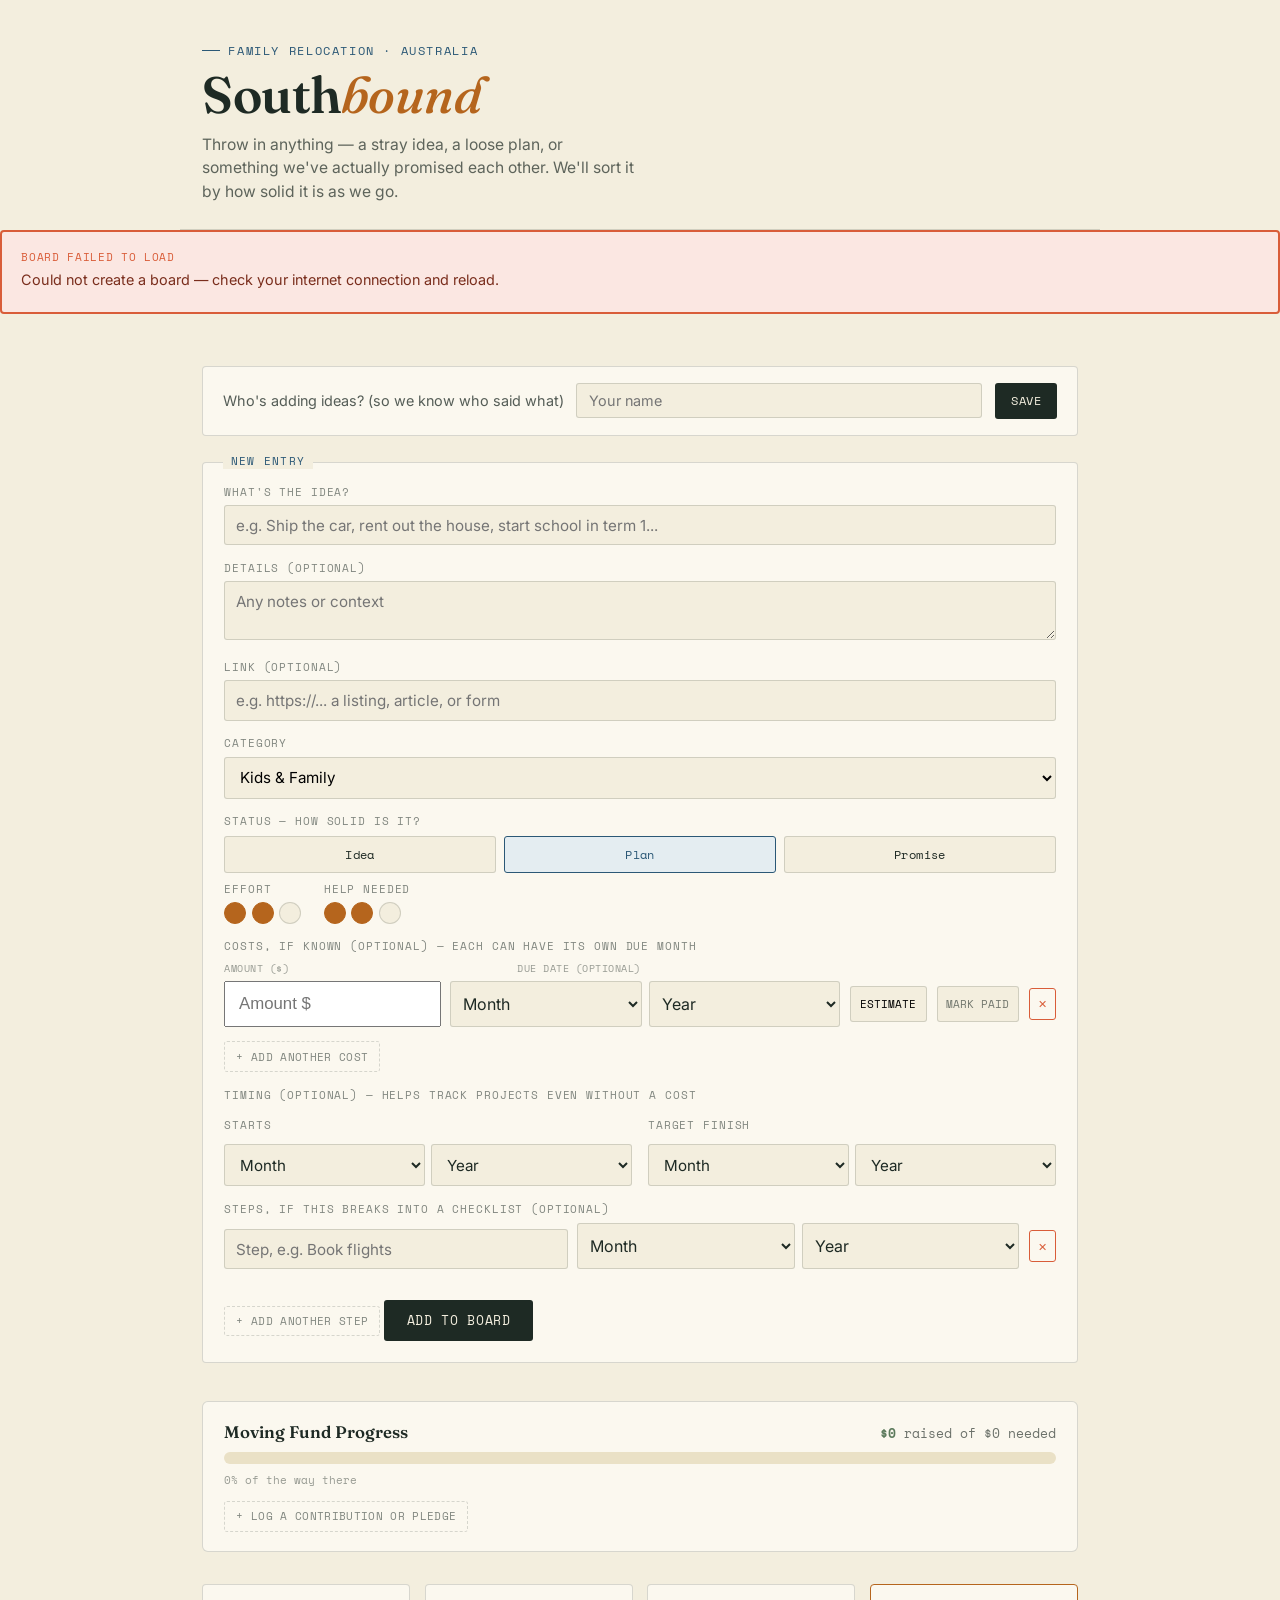
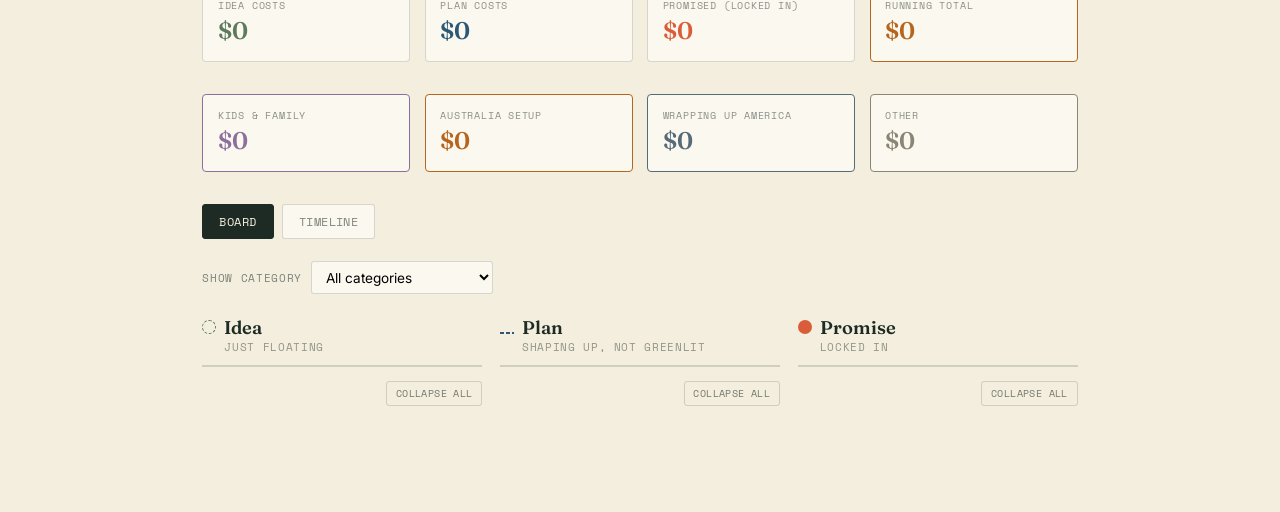
<file: southbound-move-board.html>
<!DOCTYPE html>
<html lang="en">
<head>
<meta charset="UTF-8">
<meta name="viewport" content="width=device-width, initial-scale=1.0">
<title>Southbound — Move Planning Board</title>
<link rel="preconnect" href="https://fonts.googleapis.com">
<link href="https://fonts.googleapis.com/css2?family=Fraunces:ital,wght@0,400;0,600;1,500&family=Inter:wght@400;500;600;700&family=Space+Mono:wght@400;700&display=swap" rel="stylesheet">
<style>
  :root{
    --ink:#1E2A24;
    --paper:#F3EEDE;
    --paper2:#EAE1C6;
    --card:#FBF8EF;
    --ocean:#2B5876;
    --ochre:#B5651D;
    --eucalyptus:#5C7A5C;
    --coral:#D95D39;
    --line: rgba(30,42,36,0.16);
    --line-soft: rgba(30,42,36,0.08);
  }
  *{box-sizing:border-box;}
  body{
    margin:0;
    background:var(--paper);
    color:var(--ink);
    font-family:'Inter',sans-serif;
    -webkit-font-smoothing:antialiased;
  }
  ::selection{background:var(--ochre);color:var(--paper);}

  /* ---------- header ---------- */
  header{
    padding:2.6rem 1.4rem 1.6rem;
    max-width:920px;
    margin:0 auto;
    border-bottom:1px solid var(--line);
  }
  .eyebrow{
    font-family:'Space Mono',monospace;
    font-size:0.72rem;
    letter-spacing:0.14em;
    text-transform:uppercase;
    color:var(--ocean);
    display:flex;
    align-items:center;
    gap:0.5rem;
  }
  .eyebrow::before{
    content:"";
    width:18px;height:1px;
    background:var(--ocean);
    display:inline-block;
  }
  h1{
    font-family:'Fraunces',serif;
    font-weight:600;
    font-size:clamp(2.2rem,6vw,3.2rem);
    margin:0.3rem 0 0.4rem;
    letter-spacing:-0.01em;
  }
  h1 em{ font-style:italic; color:var(--ochre); font-weight:500; }
  header p{
    margin:0;
    max-width:44ch;
    color:rgba(30,42,36,0.7);
    font-size:0.98rem;
    line-height:1.5;
  }

  main{max-width:920px;margin:0 auto;padding:1.6rem 1.4rem 4rem;}

  /* ---------- name capture ---------- */
  #name-gate{
    background:var(--card);
    border:1px solid var(--line);
    border-radius:4px;
    padding:1rem 1.2rem;
    margin-bottom:1.6rem;
    display:flex;
    gap:0.8rem;
    align-items:center;
    flex-wrap:wrap;
  }
  #name-gate span{font-size:0.9rem;color:rgba(30,42,36,0.75);}
  #name-gate input{
    font-family:'Inter';
    padding:0.5rem 0.7rem;
    border:1px solid var(--line);
    border-radius:3px;
    background:var(--paper);
    font-size:0.9rem;
    flex:1;
    min-width:140px;
  }
  #name-gate button{
    font-family:'Space Mono',monospace;
    font-size:0.78rem;
    letter-spacing:0.05em;
    text-transform:uppercase;
    background:var(--ink);
    color:var(--paper);
    border:none;
    padding:0.55rem 1rem;
    border-radius:3px;
    cursor:pointer;
  }

  /* ---------- add form ---------- */
  #add-form{
    background:var(--card);
    border:1px solid var(--line);
    border-radius:4px;
    padding:1.3rem;
    margin-bottom:2.4rem;
    position:relative;
  }
  #add-form::before{
    content:"NEW ENTRY";
    position:absolute;
    top:-0.6rem;
    left:1.2rem;
    background:var(--paper);
    padding:0 0.5rem;
    font-family:'Space Mono',monospace;
    font-size:0.68rem;
    letter-spacing:0.12em;
    color:var(--ocean);
  }
  #add-form input[type=text], #add-form textarea, #add-form select,
  .card input[type=text], .card textarea, .card select, .card input[type=number]{
    width:100%;
    font-family:'Inter';
    border:1px solid var(--line);
    background:var(--paper);
    border-radius:3px;
    padding:0.6rem 0.7rem;
    font-size:0.95rem;
    margin-top:0.35rem;
  }
  .card select{ appearance:none; cursor:pointer; }
  .cost-fields-row{
    display:grid;
    grid-template-columns:1fr 1fr;
    gap:1rem;
    margin-top:0.9rem;
  }
  @media (max-width:480px){
    .cost-fields-row{grid-template-columns:1fr;}
  }

  /* ---------- status badge & topic tag ---------- */
  .status-badge{
    font-family:'Space Mono',monospace;
    font-size:0.62rem;
    letter-spacing:0.06em;
    text-transform:uppercase;
    padding:0.15rem 0.5rem;
    border-radius:3px;
    display:inline-block;
    border:1px solid currentColor;
  }
  .status-badge.idea{ color:var(--eucalyptus); }
  .status-badge.plan{ color:var(--ocean); }
  .status-badge.promise{ color:var(--coral); }

  .topic-tag{
    font-family:'Space Mono',monospace;
    font-size:0.62rem;
    letter-spacing:0.04em;
    text-transform:uppercase;
    padding:0.15rem 0.5rem;
    border-radius:3px;
    display:inline-block;
    color:var(--paper);
  }
  .topic-tag.kids{ background:#8B6F9E; }
  .topic-tag.australia{ background:var(--ochre); }
  .topic-tag.wrapup{ background:#556B7A; }
  .topic-tag.other{ background:#8A8574; }

  .badge-row{
    display:flex;
    gap:0.4rem;
    flex-wrap:wrap;
    margin-bottom:0.5rem;
  }

  .card-link{
    display:inline-flex;
    align-items:center;
    gap:0.3rem;
    font-family:'Space Mono',monospace;
    font-size:0.72rem;
    color:var(--ocean);
    text-decoration:none;
    margin-bottom:0.6rem;
    word-break:break-all;
  }
  .card-link:hover{ text-decoration:underline; }

  .cost-chips{ display:flex; gap:0.4rem; flex-wrap:wrap; }
  .cost-total-line{
    font-family:'Space Mono',monospace;
    font-size:0.76rem;
    color:rgba(30,42,36,0.7);
    margin-bottom:0.4rem;
  }
  .cost-total-line strong{ color:var(--ochre); }
  .cost-item-running-total{
    font-family:'Space Mono',monospace;
    font-size:0.72rem;
    color:rgba(30,42,36,0.55);
    margin-top:0.5rem;
    padding-top:0.5rem;
    border-top:1px dashed var(--line);
  }
  .cost-item-running-total strong{ color:var(--ochre); }

  .schedule-fields-row{
    display:grid;
    grid-template-columns:1fr 1fr;
    gap:1rem;
    margin-top:0.9rem;
  }
  @media (max-width:640px){
    .schedule-fields-row{ grid-template-columns:1fr; }
  }
  .schedule-date-group{
    display:flex;
    gap:0.4rem;
    margin-top:0.35rem;
  }
  #f-start-month, #f-start-year, #f-end-month, #f-end-year,
  #edit-start-month, #edit-start-year, #edit-end-month, #edit-end-year{
    flex:1;
    min-width:85px;
    margin-top:0;
    padding:0.7rem 0.5rem;
    font-size:1rem;
    border:1px solid var(--line);
    background:var(--paper);
    border-radius:3px;
    font-family:'Inter';
    color:var(--ink);
  }
  .duration-badge{
    display:inline-block;
    font-family:'Space Mono',monospace;
    font-size:0.72rem;
    color:var(--ocean);
    background:#e4edf1;
    padding:0.2rem 0.55rem;
    border-radius:3px;
    margin-bottom:0.6rem;
  }
  .subtasks-toggle-badge{
    display:inline-block;
    font-family:'Space Mono',monospace;
    font-size:0.72rem;
    color:var(--eucalyptus);
    background:#eaf3ea;
    border:1px solid var(--eucalyptus);
    padding:0.2rem 0.55rem;
    border-radius:3px;
    margin:0 0 0.6rem 0;
    cursor:pointer;
  }
  .subtasks-toggle-badge:not(.has-tasks){
    color:rgba(30,42,36,0.5);
    background:none;
    border:1px dashed var(--line);
  }
  .subtasks-toggle-badge:hover{ border-color:var(--eucalyptus); }

  /* ---------- reactions ---------- */
  .reactions-label{
    font-family:'Space Mono',monospace;
    font-size:0.62rem;
    letter-spacing:0.08em;
    text-transform:uppercase;
    color:var(--ocean);
    display:block;
    margin:0.8rem 0 0.4rem;
  }
  .reactions-row{
    display:flex;
    gap:0.4rem;
    flex-wrap:wrap;
    margin:0;
  }
  .reaction-btn{
    font-family:'Inter';
    font-size:1rem;
    padding:0.32rem 0.65rem;
    border-radius:999px;
    border:1.5px solid rgba(30,42,36,0.3);
    background:var(--card);
    box-shadow:0 1px 2px rgba(30,42,36,0.06);
    cursor:pointer;
    display:inline-flex;
    align-items:center;
    gap:0.35rem;
    line-height:1;
    transition:border-color .12s ease, background .12s ease, transform .08s ease;
  }
  .reaction-btn:hover{
    border-color:var(--ocean);
    background:#EAF1F4;
    transform:translateY(-1px);
  }
  .reaction-btn .rcount{
    font-family:'Space Mono',monospace;
    font-size:0.72rem;
    font-weight:700;
    color:rgba(30,42,36,0.6);
  }
  .reaction-btn.active{
    background:#FBEBD0;
    border-color:var(--ochre);
    box-shadow:inset 0 0 0 1px var(--ochre);
  }
  .reaction-btn.active .rcount{ color:var(--ochre); }

  /* ---------- comments / questions / concerns ---------- */
  .comments-panel{
    margin-top:0.8rem;
    padding-top:0.7rem;
    border-top:1px dashed var(--line);
  }
  .comment-item{
    margin-bottom:0.6rem;
    font-size:0.85rem;
    line-height:1.4;
  }
  .comment-item:last-child{ margin-bottom:0; }
  .comment-tag{
    font-family:'Space Mono',monospace;
    font-size:0.58rem;
    letter-spacing:0.04em;
    text-transform:uppercase;
    padding:0.1rem 0.4rem;
    border-radius:3px;
    margin-right:0.4rem;
    display:inline-block;
  }
  .comment-tag.note{ background:var(--paper2); color:rgba(30,42,36,0.65); }
  .comment-tag.question{ background:#F2D98A; color:#5C4A16; }
  .comment-tag.concern{ background:#F0B4A3; color:#7A2E1D; }
  .comment-meta{
    font-family:'Space Mono',monospace;
    font-size:0.62rem;
    color:rgba(30,42,36,0.4);
    margin-top:0.15rem;
  }
  .comment-compose{ margin-top:0.7rem; }
  .comment-tagpicker{ display:flex; gap:0.35rem; margin-bottom:0.5rem; }
  .comment-tagpicker button{
    font-family:'Space Mono',monospace;
    font-size:0.62rem;
    letter-spacing:0.03em;
    text-transform:uppercase;
    padding:0.28rem 0.55rem;
    border:1px solid var(--line);
    border-radius:3px;
    background:var(--paper);
    cursor:pointer;
    color:var(--ink);
  }
  .comment-tagpicker button.active.note{ background:var(--ink); color:var(--paper); border-color:var(--ink); }
  .comment-tagpicker button.active.question{ background:#C9971E; color:#fff; border-color:#C9971E; }
  .comment-tagpicker button.active.concern{ background:var(--coral); color:#fff; border-color:var(--coral); }
  .comment-input-row{ display:flex; gap:0.5rem; }
  .comment-input-row input{
    flex:1;
    font-family:'Inter';
    border:1px solid var(--line);
    background:var(--paper);
    border-radius:3px;
    padding:0.5rem 0.65rem;
    font-size:0.88rem;
  }
  .comment-post-btn{
    font-family:'Space Mono',monospace;
    font-size:0.68rem;
    letter-spacing:0.03em;
    text-transform:uppercase;
    background:var(--ink);
    color:var(--paper);
    border:none;
    border-radius:3px;
    padding:0.5rem 0.8rem;
    cursor:pointer;
    flex-shrink:0;
  }
  .no-comments-yet{
    font-family:'Space Mono',monospace;
    font-size:0.72rem;
    color:rgba(30,42,36,0.4);
  }
  .cost-chip.estimate{ background:var(--paper2); color:rgba(30,42,36,0.65); }
  .cost-chip.firm{ background:var(--eucalyptus); color:var(--paper); font-weight:700; }

  .filter-row{
    display:flex;
    align-items:center;
    gap:0.6rem;
    margin-bottom:1.4rem;
    flex-wrap:wrap;
  }
  .filter-row label{
    font-family:'Space Mono',monospace;
    font-size:0.68rem;
    letter-spacing:0.06em;
    text-transform:uppercase;
    color:rgba(30,42,36,0.55);
  }
  .filter-row select{
    font-family:'Inter';
    border:1px solid var(--line);
    background:var(--card);
    border-radius:3px;
    padding:0.4rem 0.6rem;
    font-size:0.85rem;
  }

  /* ---------- view tabs ---------- */
  .view-tabs{
    display:flex;
    gap:0.5rem;
    margin-bottom:1.4rem;
  }
  .view-tab{
    font-family:'Space Mono',monospace;
    font-size:0.72rem;
    letter-spacing:0.04em;
    text-transform:uppercase;
    padding:0.5rem 1rem;
    border:1px solid var(--line);
    border-radius:3px;
    background:var(--card);
    color:rgba(30,42,36,0.55);
    cursor:pointer;
  }
  .view-tab.active{
    background:var(--ink);
    color:var(--paper);
    border-color:var(--ink);
  }

  /* ---------- timeline ---------- */
  .timeline-substyle{
    display:flex;
    gap:0.5rem;
    margin-bottom:1.2rem;
  }
  .timeline-substyle button{
    font-family:'Space Mono',monospace;
    font-size:0.66rem;
    letter-spacing:0.03em;
    text-transform:uppercase;
    padding:0.32rem 0.7rem;
    border:1px solid var(--line);
    border-radius:999px;
    background:var(--paper);
    color:rgba(30,42,36,0.55);
    cursor:pointer;
  }
  .timeline-substyle button.active{
    background:var(--ochre);
    color:var(--paper);
    border-color:var(--ochre);
  }
  .timeline-strip{
    display:flex;
    gap:0.8rem;
    overflow-x:auto;
    padding-bottom:0.6rem;
  }
  .month-tile{
    min-width:130px;
    background:var(--card);
    border:1px solid var(--line);
    border-radius:6px;
    padding:0.8rem 0.9rem;
    flex-shrink:0;
  }
  .month-tile.has-cost{ border-color:var(--ochre); }
  .month-tile .m-label{
    font-family:'Space Mono',monospace;
    font-size:0.66rem;
    letter-spacing:0.05em;
    text-transform:uppercase;
    color:rgba(30,42,36,0.5);
  }
  .month-tile .m-total{
    font-family:'Fraunces',serif;
    font-weight:600;
    font-size:1.3rem;
    margin:0.3rem 0 0.35rem;
  }
  .month-tile .m-items{
    font-size:0.72rem;
    color:rgba(30,42,36,0.6);
    line-height:1.4;
  }
  .timeline-list-group{
    background:var(--card);
    border:1px solid var(--line);
    border-radius:6px;
    margin-bottom:0.9rem;
    overflow:hidden;
  }
  .timeline-list-head{
    display:flex;
    justify-content:space-between;
    padding:0.7rem 1rem;
    background:var(--paper2);
    font-family:'Fraunces',serif;
    font-weight:600;
    font-size:1rem;
  }
  .timeline-list-row{
    display:flex;
    justify-content:space-between;
    padding:0.55rem 1rem 0.55rem 1.6rem;
    font-size:0.85rem;
    border-top:1px solid var(--line-soft);
  }
  .timeline-list-row .tl-title{ color:var(--ink); }
  .timeline-list-row .tl-title.done-schedule{ text-decoration:line-through; color:rgba(30,42,36,0.4); }
  .timeline-list-row .tl-amount{ font-family:'Space Mono',monospace; }
  .timeline-empty{
    text-align:center;
    font-family:'Space Mono',monospace;
    font-size:0.8rem;
    color:rgba(30,42,36,0.4);
    padding:2rem 0;
  }

  /* ---------- cost item rows (add/edit form) ---------- */
  .cost-items-list{ margin-top:0.4rem; }
  .cost-item-header{
    display:grid;
    grid-template-columns:minmax(110px,1fr) minmax(190px,1.8fr) auto auto auto;
    gap:0.6rem;
    margin-bottom:0.3rem;
  }
  .cost-item-header span{
    font-family:'Space Mono',monospace;
    font-size:0.64rem;
    letter-spacing:0.05em;
    text-transform:uppercase;
    color:rgba(30,42,36,0.45);
  }
  .cost-item-row{
    display:grid;
    grid-template-columns:minmax(110px,1fr) minmax(190px,1.8fr) auto auto auto;
    gap:0.6rem;
    align-items:center;
    margin-bottom:0.7rem;
  }
  @media (max-width:640px){
    .cost-item-row{
      grid-template-columns:1fr;
      gap:0.4rem;
      padding-bottom:0.6rem;
      border-bottom:1px solid var(--line-soft);
    }
    .cost-item-header{ display:none; }
  }
  .cost-item-date-group{
    display:flex;
    gap:0.4rem;
  }
  #f-cost-items .ci-amount, #edit-cost-items .ci-amount{
    margin-top:0;
    padding:0.7rem 0.8rem;
    font-size:1.05rem;
    min-width:0;
  }
  #f-cost-items .cost-item-date-group select, #edit-cost-items .cost-item-date-group select{
    flex:1;
    min-width:85px;
    margin-top:0;
    padding:0.7rem 0.5rem;
    font-size:1rem;
    border:1px solid var(--line);
    background:var(--paper);
    border-radius:3px;
    font-family:'Inter';
    color:var(--ink);
  }
  .cost-item-type-btn{
    font-family:'Space Mono',monospace;
    font-size:0.68rem;
    text-transform:uppercase;
    padding:0.55rem 0.6rem;
    border:1px solid var(--line);
    border-radius:3px;
    background:var(--paper);
    cursor:pointer;
    white-space:nowrap;
  }
  .cost-item-type-btn.firm{ background:var(--eucalyptus); color:var(--paper); border-color:var(--eucalyptus); }
  .cost-item-paid-btn{
    font-family:'Space Mono',monospace;
    font-size:0.66rem;
    text-transform:uppercase;
    padding:0.55rem 0.55rem;
    border:1px solid var(--line);
    border-radius:3px;
    background:var(--paper);
    cursor:pointer;
    white-space:nowrap;
    color:rgba(30,42,36,0.6);
  }
  .cost-item-paid-btn.paid{ background:#e0ece0; color:var(--eucalyptus); border-color:var(--eucalyptus); }
  .cost-item-remove-btn{
    font-family:'Space Mono',monospace;
    font-size:0.7rem;
    background:none;
    border:1px solid var(--coral);
    color:var(--coral);
    border-radius:3px;
    padding:0.4rem 0.5rem;
    cursor:pointer;
  }
  .subtask-form-list{ margin-top:0.4rem; }
  .subtask-form-row{
    display:grid;
    grid-template-columns:1.4fr minmax(190px,1.8fr) auto;
    gap:0.6rem;
    align-items:center;
    margin-bottom:0.6rem;
  }
  @media (max-width:640px){
    .subtask-form-row{ grid-template-columns:1fr; gap:0.4rem; padding-bottom:0.6rem; border-bottom:1px solid var(--line-soft); }
  }
  #f-subtasks .sf-text{
    margin-top:0;
    padding:0.7rem 0.8rem;
    font-size:1rem;
    min-width:0;
  }
  #f-subtasks .sf-date-group{
    display:flex;
    gap:0.4rem;
  }
  #f-subtasks .sf-date-group select{
    flex:1;
    min-width:85px;
    margin-top:0;
    padding:0.7rem 0.5rem;
    font-size:1rem;
    border:1px solid var(--line);
    background:var(--paper);
    border-radius:3px;
    font-family:'Inter';
    color:var(--ink);
  }
  .add-cost-item-btn{
    font-family:'Space Mono',monospace;
    font-size:0.68rem;
    letter-spacing:0.03em;
    text-transform:uppercase;
    background:none;
    border:1px dashed var(--line);
    border-radius:3px;
    padding:0.4rem 0.7rem;
    color:rgba(30,42,36,0.55);
    cursor:pointer;
    margin-top:0.2rem;
  }
  .timed-cost-chip{
    font-family:'Space Mono',monospace;
    font-size:0.68rem;
    padding:0.15rem 0.5rem;
    border-radius:3px;
    display:inline-block;
    border:none;
    cursor:pointer;
  }
  button.timed-cost-chip{ font-family:'Space Mono',monospace; }
  .timed-cost-chip.estimate{ background:var(--paper2); color:rgba(30,42,36,0.65); }
  .timed-cost-chip.firm{ background:var(--eucalyptus); color:var(--paper); font-weight:700; }
  .timed-cost-chip:hover{ filter:brightness(0.95); }
  .timed-cost-chip.paid{
    text-decoration:line-through;
    opacity:0.65;
    background:#e0ece0;
    color:var(--eucalyptus);
  }

  /* ---------- subtasks / checklist ---------- */
  .subtasks-panel{ margin-top:0.7rem; }
  .subtask-progress{
    height:5px;
    background:var(--paper2);
    border-radius:3px;
    margin:0.4rem 0 0.6rem;
    overflow:hidden;
  }
  .subtask-progress-fill{
    height:100%;
    background:var(--eucalyptus);
    border-radius:3px;
  }
  .subtask-row{
    display:flex;
    align-items:center;
    gap:0.5rem;
    font-size:0.85rem;
    margin-bottom:0.4rem;
  }
  .subtask-row input[type=checkbox]{ flex-shrink:0; cursor:pointer; }
  .subtask-row .subtask-text.done{
    text-decoration:line-through;
    color:rgba(30,42,36,0.4);
  }
  .subtask-remove{
    font-family:'Space Mono',monospace;
    font-size:0.62rem;
    color:var(--coral);
    background:none;
    border:none;
    cursor:pointer;
    margin-left:auto;
  }
  .subtask-due{
    font-family:'Space Mono',monospace;
    font-size:0.62rem;
    color:var(--ocean);
    background:#e4edf1;
    padding:0.1rem 0.4rem;
    border-radius:3px;
    flex-shrink:0;
  }
  .subtask-add-row{
    display:flex;
    gap:0.4rem;
    margin-top:0.4rem;
    flex-wrap:wrap;
  }
  .subtask-add-row input{
    flex:1;
    min-width:140px;
    font-family:'Inter';
    border:1px solid var(--line);
    background:var(--paper);
    border-radius:3px;
    padding:0.4rem 0.6rem;
    font-size:0.82rem;
  }
  .subtask-due-group{
    display:flex;
    gap:0.3rem;
  }
  .subtask-due-group select{
    font-family:'Inter';
    border:1px solid var(--line);
    background:var(--paper);
    border-radius:3px;
    padding:0.4rem 0.4rem;
    font-size:0.78rem;
    color:var(--ink);
  }
  .subtask-due-hint{
    font-family:'Space Mono',monospace;
    font-size:0.62rem;
    color:rgba(30,42,36,0.4);
    margin-top:0.4rem;
  }
  .subtask-add-row button{
    font-family:'Space Mono',monospace;
    font-size:0.66rem;
    text-transform:uppercase;
    background:var(--ink);
    color:var(--paper);
    border:none;
    border-radius:3px;
    padding:0.4rem 0.7rem;
    cursor:pointer;
  }

  /* ---------- completion ---------- */
  .complete-toggle-btn{
    font-family:'Space Mono',monospace;
    font-size:0.62rem;
    letter-spacing:0.03em;
    text-transform:uppercase;
    padding:0.28rem 0.55rem;
    border-radius:3px;
    cursor:pointer;
  }
  .complete-toggle-btn.not-done{
    border:1px solid var(--eucalyptus);
    color:var(--eucalyptus);
    background:none;
  }
  .complete-toggle-btn.done{
    border:1px solid var(--eucalyptus);
    background:var(--eucalyptus);
    color:var(--paper);
  }
  .card.is-complete{ opacity:0.55; }
  .card.is-complete .card-title{ text-decoration:line-through; }

  /* ---------- backup controls ---------- */
  .backup-row{
    display:flex;
    justify-content:center;
    gap:0.6rem;
    flex-wrap:wrap;
    margin-top:0.8rem;
  }
  .backup-row button{
    font-family:'Space Mono',monospace;
    font-size:0.66rem;
    letter-spacing:0.03em;
    text-transform:uppercase;
    background:none;
    border:1px solid var(--line);
    border-radius:3px;
    padding:0.35rem 0.7rem;
    color:rgba(30,42,36,0.6);
    cursor:pointer;
  }
  .backup-row button:hover{ background:var(--paper2); color:var(--ink); }
  .backup-note{
    text-align:center;
    font-family:'Space Mono',monospace;
    font-size:0.6rem;
    color:rgba(30,42,36,0.32);
    margin-top:0.4rem;
  }
  #add-form textarea{resize:vertical;min-height:2.4rem;}
  .field-label{
    font-family:'Space Mono',monospace;
    font-size:0.68rem;
    letter-spacing:0.08em;
    text-transform:uppercase;
    color:rgba(30,42,36,0.55);
    display:block;
    margin-top:0.9rem;
  }
  .field-label:first-child{margin-top:0;}

  .segmented{
    display:flex;
    gap:0.5rem;
    margin-top:0.4rem;
    flex-wrap:wrap;
  }
  .seg-btn{
    flex:1;
    min-width:100px;
    font-family:'Space Mono',monospace;
    font-size:0.76rem;
    letter-spacing:0.03em;
    padding:0.55rem 0.5rem;
    border-radius:3px;
    border:1px solid var(--line);
    background:var(--paper);
    color:var(--ink);
    cursor:pointer;
    text-align:center;
    transition:all .15s ease;
  }
  .seg-btn[data-cat="idea"].active{ background:var(--paper2); border-color:var(--eucalyptus); color:var(--eucalyptus); border-style:dashed;}
  .seg-btn[data-cat="plan"].active{ background:#e4edf1; border-color:var(--ocean); color:var(--ocean);}
  .seg-btn[data-cat="promise"].active{ background:#f7e6de; border-color:var(--coral); color:var(--coral); font-weight:700;}

  .ratings-row{
    display:flex;
    gap:1.4rem;
    margin-top:0.5rem;
    flex-wrap:wrap;
  }
  .rating-group{display:flex;flex-direction:column;gap:0.3rem;}
  .rating-group .field-label{margin-top:0;}
  .dots{display:flex;gap:0.35rem;}
  .dot-btn{
    width:22px;height:22px;
    border-radius:50%;
    border:1px solid var(--line);
    background:var(--paper);
    cursor:pointer;
    padding:0;
  }
  .dot-btn.filled{background:var(--ochre);border-color:var(--ochre);}

  #submit-btn{
    margin-top:1.3rem;
    font-family:'Space Mono',monospace;
    font-size:0.8rem;
    letter-spacing:0.05em;
    text-transform:uppercase;
    background:var(--ink);
    color:var(--paper);
    border:none;
    padding:0.7rem 1.4rem;
    border-radius:3px;
    cursor:pointer;
  }
  #submit-btn:hover{background:var(--eucalyptus);}

  /* ---------- board ---------- */
  .board{
    display:grid;
    grid-template-columns:repeat(3,1fr);
    gap:1.1rem;
  }
  @media (max-width:760px){
    .board{grid-template-columns:1fr;}
  }
  .lane-head{
    display:flex;
    align-items:baseline;
    gap:0.5rem;
    padding-bottom:0.6rem;
    margin-bottom:0.9rem;
    border-bottom:2px solid var(--line);
  }
  .lane-head .marker{width:14px;height:14px;flex-shrink:0;}
  .lane-title{
    font-family:'Fraunces',serif;
    font-weight:600;
    font-size:1.15rem;
  }
  .lane-sub{
    font-family:'Space Mono',monospace;
    font-size:0.68rem;
    letter-spacing:0.06em;
    text-transform:uppercase;
    color:rgba(30,42,36,0.45);
  }
  .lane-idea .marker{ border:1.5px dashed var(--eucalyptus); border-radius:50%; }
  .lane-plan .marker{ background:linear-gradient(90deg,var(--ocean) 60%,transparent 0); background-size:6px 2px; height:2px; margin-top:6px; }
  .lane-promise .marker{ background:var(--coral); border-radius:50%; }

  .lane{min-height:60px;}
  .cards{display:flex;flex-direction:column;gap:0.8rem;}

  .empty-slot{
    font-family:'Space Mono',monospace;
    font-size:0.75rem;
    color:rgba(30,42,36,0.35);
    padding:0.8rem 0;
    text-align:center;
    border:1px dashed var(--line-soft);
    border-radius:4px;
  }

  .card{
    background:var(--card);
    border:1px solid var(--line);
    border-radius:3px;
    padding:0.9rem 1rem;
    position:relative;
    overflow:hidden;
  }
  .card.idea{ border-style:dashed; }
  .card.idea::after{
    content:"";
    position:absolute; top:0; right:0;
    width:0; height:0;
    border-style:solid;
    border-width:0 14px 14px 0;
    border-color:transparent var(--paper2) transparent transparent;
  }
  .card.plan{ border-left:3px solid var(--ocean); }
  .card.promise{ border-left:3px solid var(--coral); }
  .card.promise .stamp{
    position:absolute;
    top:0.6rem; right:0.7rem;
    width:52px;height:52px;
    border:1.5px dashed var(--coral);
    border-radius:50%;
    transform:rotate(-11deg);
    display:flex;align-items:center;justify-content:center;
    font-family:'Space Mono',monospace;
    font-size:0.52rem;
    letter-spacing:0.03em;
    text-transform:uppercase;
    color:var(--coral);
    text-align:center;
    line-height:1.1;
    pointer-events:none;
  }

  .card-title{
    font-weight:600;
    font-size:0.98rem;
    margin:0 0 0.25rem;
    padding-right:3.2rem;
  }
  .card-notes{
    font-size:0.86rem;
    color:rgba(30,42,36,0.72);
    line-height:1.4;
    margin:0 0 0.7rem;
  }
  .card-meta{
    display:flex;
    justify-content:space-between;
    align-items:flex-end;
    flex-wrap:wrap;
    gap:0.5rem;
  }
  .mini-ratings{display:flex;gap:0.7rem;}
  .mini-rating{display:flex;flex-direction:column;align-items:flex-start;gap:0.15rem;}
  .mini-rating .rlabel{
    font-family:'Space Mono',monospace;
    font-size:0.6rem;
    color:rgba(30,42,36,0.4);
    letter-spacing:0.05em;
  }
  .mini-dots{display:flex;gap:0.18rem;}
  .mini-dot{width:6px;height:6px;border-radius:50%;background:var(--line);}
  .mini-dot.on{background:var(--ochre);}

  .card-footer{
    display:flex;
    justify-content:space-between;
    align-items:center;
    margin-top:0.7rem;
    padding-top:0.6rem;
    border-top:1px solid var(--line-soft);
  }
  .by-line{
    font-family:'Space Mono',monospace;
    font-size:0.66rem;
    color:rgba(30,42,36,0.45);
  }
  .actions{display:flex;gap:0.4rem;}
  .actions button{
    font-family:'Space Mono',monospace;
    font-size:0.62rem;
    letter-spacing:0.03em;
    background:none;
    border:1px solid var(--line);
    border-radius:3px;
    padding:0.28rem 0.5rem;
    color:var(--ink);
    cursor:pointer;
    text-transform:uppercase;
  }
  .actions button:hover{background:var(--paper2);}
  .actions button.danger{color:var(--coral);border-color:var(--coral);}

  #status-line{
    text-align:center;
    font-family:'Space Mono',monospace;
    font-size:0.7rem;
    color:rgba(30,42,36,0.4);
    margin-top:2rem;
  }

  /* ---------- moving fund progress ---------- */
  #fund-progress{
    background:var(--card);
    border:1px solid var(--line);
    border-radius:6px;
    padding:1.2rem 1.3rem;
    margin-bottom:2rem;
  }
  .fund-progress-head{
    display:flex;
    justify-content:space-between;
    align-items:baseline;
    flex-wrap:wrap;
    gap:0.4rem;
    margin-bottom:0.6rem;
  }
  .fund-progress-title{
    font-family:'Fraunces',serif;
    font-weight:600;
    font-size:1.05rem;
  }
  .fund-progress-numbers{
    font-family:'Space Mono',monospace;
    font-size:0.82rem;
    color:rgba(30,42,36,0.65);
  }
  .fund-progress-numbers strong{ color:var(--eucalyptus); }
  .fund-progress-bar{
    position:relative;
    height:12px;
    background:var(--paper2);
    border-radius:6px;
    overflow:hidden;
    margin-bottom:0.5rem;
  }
  .fund-progress-fill{
    position:absolute;
    left:0; top:0;
    height:100%;
    background:var(--eucalyptus);
    border-radius:6px;
    transition:width .3s ease;
    z-index:2;
  }
  .fund-progress-pledged-fill{
    position:absolute;
    left:0; top:0;
    height:100%;
    background:repeating-linear-gradient(45deg, #cfe0e8, #cfe0e8 4px, #bcd4e0 4px, #bcd4e0 8px);
    border-radius:6px;
    transition:width .3s ease;
    z-index:1;
  }
  .fund-progress-pct{
    font-family:'Space Mono',monospace;
    font-size:0.68rem;
    color:rgba(30,42,36,0.45);
    margin-bottom:0.8rem;
  }
  .contributions-list{ margin-bottom:0.6rem; }
  .contribution-row{
    display:flex;
    justify-content:space-between;
    align-items:center;
    padding:0.5rem 0;
    border-top:1px solid var(--line-soft);
    font-size:0.85rem;
    gap:0.6rem;
  }
  .contribution-row:first-child{ border-top:none; }
  .contribution-main{ flex:1; min-width:0; }
  .contribution-from{ font-weight:600; }
  .contribution-source{
    font-family:'Space Mono',monospace;
    font-size:0.68rem;
    color:rgba(30,42,36,0.5);
    display:block;
  }
  .contribution-amount{
    font-family:'Space Mono',monospace;
    font-weight:700;
    color:var(--eucalyptus);
    white-space:nowrap;
  }
  .contribution-remove{
    font-family:'Space Mono',monospace;
    font-size:0.62rem;
    color:var(--coral);
    background:none;
    border:none;
    cursor:pointer;
  }
  .contribution-row.pledged{ opacity:0.9; }
  .pledge-tag{
    font-family:'Space Mono',monospace;
    font-size:0.6rem;
    text-transform:uppercase;
    background:#e4edf1;
    color:var(--ocean);
    padding:0.08rem 0.4rem;
    border-radius:3px;
    margin-left:0.4rem;
  }
  .pledge-expected{
    font-family:'Space Mono',monospace;
    font-size:0.62rem;
    color:rgba(30,42,36,0.45);
  }
  .contribution-actions{ display:flex; align-items:center; gap:0.5rem; flex-shrink:0; }
  .mark-received-btn{
    font-family:'Space Mono',monospace;
    font-size:0.62rem;
    text-transform:uppercase;
    background:var(--eucalyptus);
    color:var(--paper);
    border:none;
    border-radius:3px;
    padding:0.3rem 0.5rem;
    cursor:pointer;
    white-space:nowrap;
  }
  .contribution-add-toggle{
    font-family:'Space Mono',monospace;
    font-size:0.68rem;
    letter-spacing:0.03em;
    text-transform:uppercase;
    background:none;
    border:1px dashed var(--line);
    border-radius:3px;
    padding:0.4rem 0.7rem;
    color:rgba(30,42,36,0.55);
    cursor:pointer;
  }
  .contribution-form{
    display:grid;
    grid-template-columns:1fr 1fr 1fr auto;
    gap:0.5rem;
    margin-top:0.7rem;
    align-items:end;
  }
  @media (max-width:640px){
    .contribution-form{ grid-template-columns:1fr 1fr; }
  }
  .contrib-status-row{
    grid-column:1 / -1;
    display:flex;
    gap:1rem;
    align-items:flex-end;
    flex-wrap:wrap;
    margin-top:0.3rem;
  }
  .contrib-status-picker{ display:flex; gap:0.4rem; }
  .contrib-status-picker button{
    font-family:'Space Mono',monospace;
    font-size:0.7rem;
    text-transform:none;
    background:var(--paper);
    color:rgba(30,42,36,0.6);
    border:1px solid var(--line);
    border-radius:3px;
    padding:0.5rem 0.7rem;
    cursor:pointer;
  }
  .contrib-status-picker button.active[data-contrib-status="received"]{ background:var(--eucalyptus); color:var(--paper); border-color:var(--eucalyptus); }
  .contrib-status-picker button.active[data-contrib-status="pledged"]{ background:var(--ocean); color:var(--paper); border-color:var(--ocean); }
  .contrib-expected-group label{
    font-family:'Space Mono',monospace;
    font-size:0.6rem;
    letter-spacing:0.05em;
    text-transform:uppercase;
    color:rgba(30,42,36,0.45);
    display:block;
    margin-bottom:0.3rem;
  }
  .contribution-form label{
    font-family:'Space Mono',monospace;
    font-size:0.6rem;
    letter-spacing:0.05em;
    text-transform:uppercase;
    color:rgba(30,42,36,0.45);
    display:block;
    margin-bottom:0.3rem;
  }
  .contribution-form input{
    width:100%;
    font-family:'Inter';
    border:1px solid var(--line);
    background:var(--paper);
    border-radius:3px;
    padding:0.6rem 0.65rem;
    font-size:0.9rem;
    box-sizing:border-box;
  }
  .contribution-form button{
    font-family:'Space Mono',monospace;
    font-size:0.72rem;
    text-transform:uppercase;
    background:var(--ink);
    color:var(--paper);
    border:none;
    border-radius:3px;
    padding:0.65rem 0.9rem;
    cursor:pointer;
  }

  /* ---------- budget summary ---------- */
  #budget-summary{
    display:grid;
    grid-template-columns:repeat(4,1fr);
    gap:0.9rem;
    margin-bottom:2rem;
  }
  @media (max-width:640px){
    #budget-summary{grid-template-columns:repeat(2,1fr);}
  }
  .budget-tile{
    background:var(--card);
    border:1px solid var(--line);
    border-radius:4px;
    padding:0.8rem 0.9rem;
  }
  .budget-tile .btlabel{
    font-family:'Space Mono',monospace;
    font-size:0.62rem;
    letter-spacing:0.08em;
    text-transform:uppercase;
    color:rgba(30,42,36,0.5);
    display:block;
  }
  .budget-tile .btvalue{
    font-family:'Fraunces',serif;
    font-weight:600;
    font-size:1.5rem;
    margin-top:0.2rem;
  }
  .budget-tile.total{ border-color:var(--ochre); }
  .budget-tile.total .btvalue{ color:var(--ochre); }
  .budget-tile.promise .btvalue{ color:var(--coral); }
  .budget-tile.plan .btvalue{ color:var(--ocean); }
  .budget-tile.idea .btvalue{ color:var(--eucalyptus); }
  .budget-tile .btpaid{
    display:block;
    font-family:'Space Mono',monospace;
    font-size:0.66rem;
    color:var(--eucalyptus);
    margin-top:0.2rem;
  }

  #category-summary{
    display:grid;
    grid-template-columns:repeat(4,1fr);
    gap:0.9rem;
    margin-bottom:2rem;
  }
  @media (max-width:640px){
    #category-summary{grid-template-columns:repeat(2,1fr);}
  }
  .budget-tile.category.kids{ border-color:#8B6F9E; }
  .budget-tile.category.kids .btvalue{ color:#8B6F9E; }
  .budget-tile.category.australia{ border-color:var(--ochre); }
  .budget-tile.category.australia .btvalue{ color:var(--ochre); }
  .budget-tile.category.wrapup{ border-color:#556B7A; }
  .budget-tile.category.wrapup .btvalue{ color:#556B7A; }
  .budget-tile.category.other{ border-color:#8A8574; }
  .budget-tile.category.other .btvalue{ color:#8A8574; }

  .cost-input-row{ display:flex; align-items:center; gap:0.3rem; margin-top:0.35rem; }
  .cost-input-row span{
    font-family:'Space Mono',monospace;
    color:rgba(30,42,36,0.5);
  }
  .cost-input-row input{
    width:100%;
    font-family:'Inter';
    border:1px solid var(--line);
    background:var(--paper);
    border-radius:3px;
    padding:0.6rem 0.7rem;
    font-size:0.95rem;
  }
  .cost-chip{
    font-family:'Space Mono',monospace;
    font-size:0.72rem;
    background:var(--paper2);
    color:var(--ink);
    padding:0.15rem 0.5rem;
    border-radius:3px;
    display:inline-block;
  }

  /* ---------- collapse/expand ---------- */
  .collapse-toggle{
    position:absolute;
    top:0.7rem;
    right:0.8rem;
    width:22px;height:22px;
    border:1px solid var(--line);
    border-radius:3px;
    background:var(--paper);
    color:var(--ink);
    font-family:'Space Mono',monospace;
    font-size:0.7rem;
    line-height:1;
    cursor:pointer;
    display:flex;
    align-items:center;
    justify-content:center;
  }
  .card.promise .badge-row{ padding-right:3.6rem; }
  .card.promise .collapse-toggle{ right:3.9rem; }
  .card.collapsed{ padding:0.65rem 1rem; }
  .card.collapsed .card-notes,
  .card.collapsed .card-meta,
  .card.collapsed .badge-row,
  .card.collapsed .card-link,
  .card.collapsed .duration-badge,
  .card.collapsed .subtasks-toggle-badge,
  .card.collapsed .reactions-row,
  .card.collapsed .reactions-label,
  .card.collapsed .comments-panel,
  .card.collapsed .subtasks-panel,
  .card.collapsed .card-footer{ display:none; }
  .card.collapsed .card-title{
    padding-right:2rem;
    margin:0;
    font-size:0.92rem;
    white-space:nowrap;
    overflow:hidden;
    text-overflow:ellipsis;
  }
  .card.collapsed .stamp{
    width:34px;height:34px;
    top:0.5rem;
    font-size:0.42rem;
  }
  .lane-controls{
    text-align:right;
    margin-bottom:0.6rem;
  }
  .lane-controls button{
    font-family:'Space Mono',monospace;
    font-size:0.62rem;
    letter-spacing:0.04em;
    text-transform:uppercase;
    background:none;
    border:1px solid var(--line);
    border-radius:3px;
    padding:0.25rem 0.55rem;
    color:rgba(30,42,36,0.6);
    cursor:pointer;
  }
  .lane-controls button:hover{ background:var(--paper2); }
</style>
</head>
<body>

<header>
  <div class="eyebrow">Family relocation · Australia</div>
  <h1>South<em>bound</em></h1>
  <p>Throw in anything — a stray idea, a loose plan, or something we've actually promised each other. We'll sort it by how solid it is as we go.</p>
</header>

<main>
  <div id="name-gate" style="display:none;">
    <span>Who's adding ideas? (so we know who said what)</span>
    <input id="name-input" type="text" placeholder="Your name">
    <button id="name-save">Save</button>
  </div>

  <form id="add-form">
    <label class="field-label">What's the idea?</label>
    <input type="text" id="f-title" placeholder="e.g. Ship the car, rent out the house, start school in term 1..." required>

    <label class="field-label">Details (optional)</label>
    <textarea id="f-notes" placeholder="Any notes or context"></textarea>

    <label class="field-label">Link (optional)</label>
    <input type="text" id="f-link" placeholder="e.g. https://... a listing, article, or form">

    <label class="field-label">Category</label>
    <select id="f-topic">
      <option value="kids">Kids &amp; Family</option>
      <option value="australia">Australia Setup</option>
      <option value="wrapup">Wrapping Up America (incl. moving costs)</option>
      <option value="other">Other</option>
    </select>

    <label class="field-label">Status — how solid is it?</label>
    <div class="segmented" id="cat-picker">
      <button type="button" class="seg-btn" data-cat="idea">Idea</button>
      <button type="button" class="seg-btn active" data-cat="plan">Plan</button>
      <button type="button" class="seg-btn" data-cat="promise">Promise</button>
    </div>

    <div class="ratings-row">
      <div class="rating-group">
        <span class="field-label">Effort</span>
        <div class="dots" data-field="effort"></div>
      </div>
      <div class="rating-group">
        <span class="field-label">Help needed</span>
        <div class="dots" data-field="help"></div>
      </div>
    </div>

    <label class="field-label">Costs, if known (optional) — each can have its own due month</label>
    <div class="cost-items-list" id="f-cost-items"></div>
    <button type="button" class="add-cost-item-btn" id="f-add-cost-item">+ Add another cost</button>

    <label class="field-label">Timing (optional) — helps track projects even without a cost</label>
    <div class="schedule-fields-row">
      <div>
        <span class="field-label">Starts</span>
        <div class="schedule-date-group">
          <select id="f-start-month"></select>
          <select id="f-start-year"></select>
        </div>
      </div>
      <div>
        <span class="field-label">Target finish</span>
        <div class="schedule-date-group">
          <select id="f-end-month"></select>
          <select id="f-end-year"></select>
        </div>
      </div>
    </div>

    <label class="field-label">Steps, if this breaks into a checklist (optional)</label>
    <div class="subtask-form-list" id="f-subtasks"></div>
    <button type="button" class="add-cost-item-btn" id="f-add-subtask">+ Add another step</button>

    <button type="submit" id="submit-btn">Add to board</button>
  </form>

  <div id="fund-progress">
    <div class="fund-progress-head">
      <span class="fund-progress-title">Moving Fund Progress</span>
      <span class="fund-progress-numbers" id="fund-progress-numbers"><strong>$0</strong> raised of $0 needed</span>
    </div>
    <div class="fund-progress-bar">
      <div class="fund-progress-fill" id="fund-progress-fill" style="width:0%;"></div>
      <div class="fund-progress-pledged-fill" id="fund-progress-pledged-fill" style="width:0%;"></div>
    </div>
    <div class="fund-progress-pct" id="fund-progress-pct">0% of the way there</div>
    <div class="contributions-list" id="contributions-list"></div>
    <button type="button" class="contribution-add-toggle" id="contribution-add-toggle">+ Log a contribution or pledge</button>
    <div class="contribution-form" id="contribution-form" style="display:none;">
      <div>
        <label for="contrib-from">From</label>
        <input type="text" id="contrib-from" placeholder="e.g. Mom, Uncle Dave">
      </div>
      <div>
        <label for="contrib-amount">Amount ($)</label>
        <input type="number" id="contrib-amount" min="0" step="1">
      </div>
      <div>
        <label for="contrib-source">How it came in</label>
        <input type="text" id="contrib-source" placeholder="e.g. gift, savings, sold car">
      </div>
      <div class="contrib-status-row">
        <div class="contrib-status-picker">
          <button type="button" class="active" data-contrib-status="received">✓ Received now</button>
          <button type="button" data-contrib-status="pledged">🤝 Pledged for later</button>
        </div>
        <div class="contrib-expected-group" id="contrib-expected-group" style="display:none;">
          <label>Expected by</label>
          <div class="cost-item-date-group">
            <select id="contrib-expected-month"></select>
            <select id="contrib-expected-year"></select>
          </div>
        </div>
      </div>
      <button type="button" id="contrib-save-btn">Add</button>
    </div>
  </div>

  <div id="budget-summary">
    <div class="budget-tile idea">
      <span class="btlabel">Idea costs</span>
      <div class="btvalue" id="bt-idea">$0</div>
    </div>
    <div class="budget-tile plan">
      <span class="btlabel">Plan costs</span>
      <div class="btvalue" id="bt-plan">$0</div>
    </div>
    <div class="budget-tile promise">
      <span class="btlabel">Promised (locked in)</span>
      <div class="btvalue" id="bt-promise">$0</div>
    </div>
    <div class="budget-tile total">
      <span class="btlabel">Running total</span>
      <div class="btvalue" id="bt-total">$0</div>
      <span class="btpaid" id="bt-total-paid"></span>
    </div>
  </div>

  <div id="category-summary">
    <div class="budget-tile category kids">
      <span class="btlabel">Kids &amp; Family</span>
      <div class="btvalue" id="bt-cat-kids">$0</div>
      <span class="btpaid" id="bt-cat-kids-paid"></span>
    </div>
    <div class="budget-tile category australia">
      <span class="btlabel">Australia Setup</span>
      <div class="btvalue" id="bt-cat-australia">$0</div>
      <span class="btpaid" id="bt-cat-australia-paid"></span>
    </div>
    <div class="budget-tile category wrapup">
      <span class="btlabel">Wrapping Up America</span>
      <div class="btvalue" id="bt-cat-wrapup">$0</div>
      <span class="btpaid" id="bt-cat-wrapup-paid"></span>
    </div>
    <div class="budget-tile category other">
      <span class="btlabel">Other</span>
      <div class="btvalue" id="bt-cat-other">$0</div>
      <span class="btpaid" id="bt-cat-other-paid"></span>
    </div>
  </div>

  <div class="view-tabs">
    <button type="button" class="view-tab active" data-view-tab="board">Board</button>
    <button type="button" class="view-tab" data-view-tab="timeline">Timeline</button>
  </div>

  <div class="filter-row" id="filter-row">
    <label for="topic-filter">Show category</label>
    <select id="topic-filter">
      <option value="all">All categories</option>
      <option value="kids">Kids &amp; Family</option>
      <option value="australia">Australia Setup</option>
      <option value="wrapup">Wrapping Up America</option>
      <option value="other">Other</option>
    </select>
  </div>

  <div class="board" id="board-view">
    <div class="lane lane-idea">
      <div class="lane-head">
        <span class="marker"></span>
        <div>
          <div class="lane-title">Idea</div>
          <div class="lane-sub">Just floating</div>
        </div>
      </div>
      <div class="lane-controls"><button data-lane-toggle="idea">Collapse all</button></div>
      <div class="cards" id="col-idea"></div>
    </div>
    <div class="lane lane-plan">
      <div class="lane-head">
        <span class="marker"></span>
        <div>
          <div class="lane-title">Plan</div>
          <div class="lane-sub">Shaping up, not greenlit</div>
        </div>
      </div>
      <div class="lane-controls"><button data-lane-toggle="plan">Collapse all</button></div>
      <div class="cards" id="col-plan"></div>
    </div>
    <div class="lane lane-promise">
      <div class="lane-head">
        <span class="marker"></span>
        <div>
          <div class="lane-title">Promise</div>
          <div class="lane-sub">Locked in</div>
        </div>
      </div>
      <div class="lane-controls"><button data-lane-toggle="promise">Collapse all</button></div>
      <div class="cards" id="col-promise"></div>
    </div>
  </div>

  <div id="timeline-view" style="display:none;">
    <div class="timeline-substyle">
      <button type="button" class="active" data-timeline-style="strip">Strip</button>
      <button type="button" data-timeline-style="list">List</button>
      <button type="button" data-timeline-style="schedule">Schedule</button>
    </div>
    <div id="timeline-content"></div>
  </div>

  <div id="status-line">Loading board…</div>
</main>

<script>
(function(){
  const PROFILE_KEY = 'southbound:profile';
  let ideas = [];
  let contributions = [];
  let userName = '';
  let ratings = { effort: 2, help: 2 };
  let selectedCat = 'plan';
  let topicFilter = 'all';
  let addFormCostItems = [{ amount: '', month: '', type: 'estimate' }];
  let addFormSubtasks = [{ text: '', month: '' }];
  let boardView = 'board'; // 'board' | 'timeline'
  let timelineStyle = 'strip'; // 'strip' | 'list'
  let editingId = null;
  let editState = null; // { title, notes, category, effort, cost, help }
  let collapsedIds = new Set();
  let openComments = new Set();
  let openSubtasks = new Set();
  let commentTagChoice = {}; // ideaId -> 'note' | 'question' | 'concern'
  const REACTION_EMOJIS = ['👍','❤️','😂','🎉','❓','⚠️'];
  const MONTH_NAMES = ['Jan','Feb','Mar','Apr','May','Jun','Jul','Aug','Sep','Oct','Nov','Dec'];

  const statusLine = document.getElementById('status-line');
  const nameGate = document.getElementById('name-gate');

  function buildDots(container, field){
    container.innerHTML = '';
    for(let i=1;i<=3;i++){
      const b = document.createElement('button');
      b.type = 'button';
      b.className = 'dot-btn' + (i <= ratings[field] ? ' filled' : '');
      b.addEventListener('click', () => {
        ratings[field] = i;
        buildDots(container, field);
      });
      container.appendChild(b);
    }
  }
  document.querySelectorAll('.dots').forEach(el => buildDots(el, el.dataset.field));

  document.querySelectorAll('.seg-btn').forEach(btn => {
    btn.addEventListener('click', () => {
      document.querySelectorAll('.seg-btn').forEach(b => b.classList.remove('active'));
      btn.classList.add('active');
      selectedCat = btn.dataset.cat;
    });
  });

  document.getElementById('topic-filter').addEventListener('change', (e) => {
    topicFilter = e.target.value;
    render();
  });

  let contribStatus = 'received';

  document.getElementById('contribution-add-toggle').addEventListener('click', () => {
    const form = document.getElementById('contribution-form');
    form.style.display = form.style.display === 'none' ? 'grid' : 'none';
  });

  document.querySelectorAll('[data-contrib-status]').forEach(btn => {
    btn.addEventListener('click', () => {
      contribStatus = btn.dataset.contribStatus;
      document.querySelectorAll('[data-contrib-status]').forEach(b => b.classList.toggle('active', b === btn));
      document.getElementById('contrib-expected-group').style.display = contribStatus === 'pledged' ? 'block' : 'none';
    });
  });
  fillMonthYearSelect('contrib-expected-month', 'contrib-expected-year', null);

  document.getElementById('contrib-save-btn').addEventListener('click', async () => {
    const from = document.getElementById('contrib-from').value.trim();
    const amountRaw = document.getElementById('contrib-amount').value;
    const source = document.getElementById('contrib-source').value.trim();
    const amount = amountRaw !== '' ? Math.max(0, parseFloat(amountRaw)) : NaN;
    if(!from || isNaN(amount)){
      alert('Add who it is from and an amount before saving.');
      return;
    }
    const expM = document.getElementById('contrib-expected-month').value;
    const expY = document.getElementById('contrib-expected-year').value;
    const expectedMonth = (contribStatus === 'pledged' && expM && expY) ? `${expY}-${expM}` : null;
    contributions.push({
      id: 'contrib_' + Date.now() + '_' + Math.random().toString(36).slice(2,6),
      from, amount, source: source || null,
      status: contribStatus,
      expectedMonth,
      addedBy: userName || null,
      createdAt: Date.now()
    });
    document.getElementById('contrib-from').value = '';
    document.getElementById('contrib-amount').value = '';
    document.getElementById('contrib-source').value = '';
    document.getElementById('contribution-form').style.display = 'none';
    contribStatus = 'received';
    document.querySelectorAll('[data-contrib-status]').forEach(b => b.classList.toggle('active', b.dataset.contribStatus === 'received'));
    document.getElementById('contrib-expected-group').style.display = 'none';
    fillMonthYearSelect('contrib-expected-month', 'contrib-expected-year', null);
    renderFundProgress();
    await saveBoard();
  });

  document.getElementById('f-add-cost-item').addEventListener('click', () => {
    addFormCostItems.push({ amount: '', month: '', type: 'estimate' });
    renderCostItemsInto(document.getElementById('f-cost-items'), addFormCostItems);
  });
  renderCostItemsInto(document.getElementById('f-cost-items'), addFormCostItems);

  function fillMonthYearSelect(monthSelId, yearSelId, value){
    const { monthOptions, yearOptions } = monthYearOptionsHTML({ month: value });
    const mEl = document.getElementById(monthSelId);
    const yEl = document.getElementById(yearSelId);
    if(mEl) mEl.innerHTML = monthOptions;
    if(yEl) yEl.innerHTML = yearOptions;
  }
  fillMonthYearSelect('f-start-month', 'f-start-year', null);
  fillMonthYearSelect('f-end-month', 'f-end-year', null);

  document.getElementById('f-add-subtask').addEventListener('click', () => {
    addFormSubtasks.push({ text: '', month: '' });
    renderSubtaskFormInto(document.getElementById('f-subtasks'), addFormSubtasks);
  });
  renderSubtaskFormInto(document.getElementById('f-subtasks'), addFormSubtasks);

  document.querySelectorAll('[data-view-tab]').forEach(btn => {
    btn.addEventListener('click', () => {
      boardView = btn.dataset.viewTab;
      document.querySelectorAll('[data-view-tab]').forEach(b => b.classList.toggle('active', b === btn));
      document.getElementById('board-view').style.display = boardView === 'board' ? '' : 'none';
      document.getElementById('filter-row').style.display = boardView === 'board' ? '' : 'none';
      document.getElementById('timeline-view').style.display = boardView === 'timeline' ? '' : 'none';
      document.querySelectorAll('.lane-controls').forEach(el => { el.style.display = boardView === 'board' ? '' : 'none'; });
      if(boardView === 'timeline') renderTimelineView();
    });
  });

  document.querySelectorAll('[data-timeline-style]').forEach(btn => {
    btn.addEventListener('click', () => {
      timelineStyle = btn.dataset.timelineStyle;
      document.querySelectorAll('[data-timeline-style]').forEach(b => b.classList.toggle('active', b === btn));
      renderTimelineView();
    });
  });

  function requireName(){
    if(!userName){
      nameGate.style.display = 'flex';
      nameGate.scrollIntoView({ behavior: 'smooth', block: 'center' });
      return false;
    }
    return true;
  }

  async function loadProfile(){
    try{
      const saved = localStorage.getItem(PROFILE_KEY);
      if(saved){
        const p = JSON.parse(saved);
        userName = p.name || '';
      }
    }catch(e){ /* storage unavailable, will just ask each visit */ }
    if(!userName){
      nameGate.style.display = 'flex';
    }
  }

  document.getElementById('name-save').addEventListener('click', async () => {
    const val = document.getElementById('name-input').value.trim();
    if(!val) return;
    userName = val;
    try{
      localStorage.setItem(PROFILE_KEY, JSON.stringify({name: val}));
    }catch(e){ /* not critical, will just ask again next visit */ }
    nameGate.style.display = 'none';
  });

  const FIREBASE_DB_URL = 'https://southbound-move-default-rtdb.firebaseio.com';
  let boardId = null;
  let pollTimer = null;
  let isSaving = false;
  let pendingSave = false;
  let saveFailed = false;

  window.addEventListener('beforeunload', (e) => {
    if(isSaving || pendingSave || saveFailed){
      e.preventDefault();
      e.returnValue = '';
      return '';
    }
  });

  async function createRemoteBoard(initialData){
    const res = await fetch(`${FIREBASE_DB_URL}/boards.json`, {
      method: 'POST',
      headers: { 'Content-Type': 'application/json' },
      body: JSON.stringify(initialData)
    });
    if(!res.ok) throw new Error('create failed: ' + res.status);
    const result = await res.json();
    if(!result || !result.name) throw new Error('no board id returned');
    return result.name;
  }

  async function fetchRemoteBoard(id){
    const res = await fetch(`${FIREBASE_DB_URL}/boards/${id}.json?_=${Date.now()}`, {
      cache: 'no-store'
    });
    if(!res.ok) throw new Error('not found');
    const data = await res.json();
    if(data === null) throw new Error('board does not exist');
    return data;
  }

  async function putRemoteBoard(id, data){
    const body = JSON.stringify(data);
    let res;
    try{
      res = await fetch(`${FIREBASE_DB_URL}/boards/${id}.json`, {
        method: 'PUT',
        headers: { 'Content-Type': 'application/json' },
        body,
        cache: 'no-store'
      });
    }catch(e){
      return { ok: false, status: 0, text: (e && e.message) || 'network error', sizeBytes: body.length };
    }
    let text = '';
    try{ text = await res.text(); }catch(e){ /* ignore */ }
    return { ok: res.ok, status: res.status, text: res.ok ? '' : text, sizeBytes: body.length };
  }

  function showNewBoardBanner(url){
    const banner = document.createElement('div');
    banner.id = 'new-board-banner';
    banner.style.cssText = 'background:#e4edf1;border:1px solid var(--ocean);border-radius:4px;padding:1rem 1.2rem;margin-bottom:1.6rem;';
    banner.innerHTML = `
      <div style="font-family:'Space Mono',monospace;font-size:0.68rem;letter-spacing:0.08em;text-transform:uppercase;color:var(--ocean);margin-bottom:0.4rem;">Board created</div>
      <div style="font-size:0.9rem;margin-bottom:0.6rem;">Send this exact link to everyone in the family — it's the one that keeps everyone on the same board:</div>
      <div style="display:flex;gap:0.5rem;flex-wrap:wrap;align-items:center;">
        <input readonly id="share-url" value="${url}" style="flex:1;min-width:200px;font-family:'Space Mono',monospace;font-size:0.8rem;padding:0.5rem 0.6rem;border:1px solid var(--line);border-radius:3px;background:var(--card);">
        <button id="copy-url-btn" style="font-family:'Space Mono',monospace;font-size:0.75rem;text-transform:uppercase;background:var(--ink);color:var(--paper);border:none;padding:0.5rem 0.9rem;border-radius:3px;cursor:pointer;">Copy link</button>
      </div>
    `;
    document.getElementById('name-gate').insertAdjacentElement('afterend', banner);
    document.getElementById('copy-url-btn').addEventListener('click', () => {
      const input = document.getElementById('share-url');
      input.select();
      navigator.clipboard && navigator.clipboard.writeText(url).catch(() => {});
      document.getElementById('copy-url-btn').textContent = 'Copied';
    });
  }

  function showFatalError(msg, attemptedId){
    statusLine.textContent = '';
    if(document.getElementById('load-failed-banner')) return;
    const banner = document.createElement('div');
    banner.id = 'load-failed-banner';
    banner.style.cssText = 'background:#fbe7e2;border:2px solid var(--coral);border-radius:4px;padding:1rem 1.2rem;margin-bottom:1.6rem;';
    banner.innerHTML = `
      <div style="font-family:'Space Mono',monospace;font-size:0.7rem;letter-spacing:0.06em;text-transform:uppercase;color:var(--coral);margin-bottom:0.4rem;">Board failed to load</div>
      <div style="font-size:0.9rem;color:#7A2E1D;margin-bottom:0.5rem;">${escapeHTML(msg)}</div>
      ${attemptedId ? `<div style="font-family:'Space Mono',monospace;font-size:0.7rem;color:#7A2E1D;">Board ID it tried to load: ${escapeHTML(attemptedId)}</div>` : ''}
    `;
    const header = document.querySelector('header');
    header.insertAdjacentElement('afterend', banner);
  }

  function hideFatalError(){
    const el = document.getElementById('load-failed-banner');
    if(el) el.remove();
  }

  async function initBoard(){
    const params = new URLSearchParams(window.location.search);
    const LAST_BOARD_KEY = 'southbound:last-board-id';
    let id = params.get('board');
    let recoveredFromMemory = false;

    if(!id){
      try{
        const remembered = localStorage.getItem(LAST_BOARD_KEY);
        if(remembered){
          id = remembered;
          recoveredFromMemory = true;
        }
      }catch(e){ /* localStorage unavailable */ }
    }

    if(!id){
      statusLine.textContent = 'Setting up a new shared board…';
      try{
        id = await createRemoteBoard({ ideas: [], contributions: [] });
      }catch(e){
        showFatalError('Could not create a board — check your internet connection and reload.');
        return;
      }
      const newUrl = window.location.origin + window.location.pathname + '?board=' + id;
      window.history.replaceState({}, '', newUrl);
      showNewBoardBanner(newUrl);
    } else if(recoveredFromMemory){
      const newUrl = window.location.origin + window.location.pathname + '?board=' + id;
      window.history.replaceState({}, '', newUrl);
    }

    try{ localStorage.setItem(LAST_BOARD_KEY, id); }catch(e){ /* not critical */ }

    boardId = id;
    await loadBoard();
    showBoardIdFooter(id);

    pollTimer = setInterval(() => {
      const active = document.activeElement;
      const isTypingComment = active && active.id && active.id.startsWith('comment-input-');
      if(editingId === null && !isTypingComment && !isSaving && !saveFailed) loadBoard(true);
    }, 30000);
  }

  function showBoardIdFooter(id){
    const el = document.createElement('div');
    el.style.cssText = 'text-align:center;font-family:"Space Mono",monospace;font-size:0.62rem;color:rgba(30,42,36,0.3);margin-top:0.5rem;';
    el.textContent = 'Board ID: ' + id;
    statusLine.insertAdjacentElement('afterend', el);

    const row = document.createElement('div');
    row.className = 'backup-row';
    row.innerHTML = `
      <button id="download-backup-btn">⬇ Download backup</button>
      <button id="restore-file-btn">⬆ Restore from file</button>
      <button id="restore-local-btn">↺ Recover last local backup</button>
      <input type="file" id="restore-file-input" accept="application/json" style="display:none;">
    `;
    el.insertAdjacentElement('afterend', row);

    const note = document.createElement('div');
    note.className = 'backup-note';
    note.textContent = 'This browser also keeps an automatic local copy after every change, as a safety net.';
    row.insertAdjacentElement('afterend', note);

    document.getElementById('download-backup-btn').addEventListener('click', downloadBackup);
    document.getElementById('restore-file-btn').addEventListener('click', () => {
      document.getElementById('restore-file-input').click();
    });
    document.getElementById('restore-file-input').addEventListener('change', handleRestoreFile);
    document.getElementById('restore-local-btn').addEventListener('click', restoreFromAutoBackup);
  }

  function downloadBackup(){
    const payload = JSON.stringify({ boardId, ideas, contributions, exportedAt: Date.now() }, null, 2);
    const blob = new Blob([payload], { type: 'application/json' });
    const url = URL.createObjectURL(blob);
    const a = document.createElement('a');
    const dateStr = new Date().toISOString().slice(0, 10);
    a.href = url;
    a.download = `southbound-backup-${dateStr}.json`;
    document.body.appendChild(a);
    a.click();
    a.remove();
    URL.revokeObjectURL(url);
  }

  function handleRestoreFile(e){
    const file = e.target.files[0];
    if(!file) return;
    const reader = new FileReader();
    reader.onload = async () => {
      let data;
      try{
        data = JSON.parse(reader.result);
      }catch(err){
        alert('That file does not look like a valid backup.');
        return;
      }
      if(!data || !Array.isArray(data.ideas)){
        alert('That file does not look like a valid backup.');
        return;
      }
      const when = data.exportedAt ? new Date(data.exportedAt).toLocaleString() : 'an unknown time';
      const typed = window.prompt(`Restore backup from ${when} (${data.ideas.length} entries)? This replaces everything currently on the board. Type RESTORE to confirm.`);
      if(typed !== 'RESTORE') return;
      ideas = data.ideas;
      contributions = Array.isArray(data.contributions) ? data.contributions : [];
      render();
      hideFatalError();
      await saveBoard();
    };
    reader.readAsText(file);
    e.target.value = '';
  }

  async function restoreFromAutoBackup(){
    let raw;
    try{
      raw = localStorage.getItem(AUTO_BACKUP_KEY);
    }catch(e){
      alert('Could not access local storage on this device.');
      return;
    }
    if(!raw){
      alert('No local backup found on this device yet.');
      return;
    }
    let data;
    try{ data = JSON.parse(raw); }catch(e){ alert('Local backup is corrupted.'); return; }
    const when = data.savedAt ? new Date(data.savedAt).toLocaleString() : 'an unknown time';
    const count = (data.ideas || []).length;
    const typed = window.prompt(`Restore this device's local backup from ${when} (${count} entries)? This replaces everything currently on the board. Type RESTORE to confirm.`);
    if(typed !== 'RESTORE') return;
    ideas = data.ideas || [];
    contributions = Array.isArray(data.contributions) ? data.contributions : [];
    render();
    hideFatalError();
    await saveBoard();
  }

  const AUTO_BACKUP_KEY = 'southbound:auto-backup';

  function autoBackup(){
    try{
      localStorage.setItem(AUTO_BACKUP_KEY, JSON.stringify({
        boardId, ideas, contributions, savedAt: Date.now()
      }));
    }catch(e){ /* not critical */ }
  }

  async function loadBoard(silent){
    if(!silent) statusLine.textContent = 'Loading board…';
    try{
      const data = await fetchRemoteBoard(boardId);
      ideas = (data && Array.isArray(data.ideas)) ? data.ideas : [];
      contributions = (data && Array.isArray(data.contributions)) ? data.contributions : [];
      render();
      hideFatalError();
      statusLine.style.color = '';
      statusLine.textContent = 'Shared board — everyone with this link sees the same data.';
      autoBackup();
    }catch(e){
      if(!silent){
        showFatalError('Could not load this board. It may have been created a while ago and is no longer available, or the link is incomplete.', boardId);
      }
    }
  }

  function sleep(ms){ return new Promise(r => setTimeout(r, ms)); }

  function showSaveFailedBanner(diag){
    const existing = document.getElementById('save-failed-banner');
    if(existing) existing.remove();
    const banner = document.createElement('div');
    banner.id = 'save-failed-banner';
    banner.style.cssText = 'background:#fbe7e2;border:1px solid var(--coral);border-radius:4px;padding:0.9rem 1.1rem;margin-bottom:1.2rem;';
    const diagLine = diag
      ? `<div style="font-family:'Space Mono',monospace;font-size:0.68rem;color:#7A2E1D;margin-top:0.4rem;">${escapeHTML(diag)}</div>`
      : '';
    banner.innerHTML = `
      <div style="display:flex;align-items:center;justify-content:space-between;gap:0.8rem;flex-wrap:wrap;">
        <span style="font-size:0.85rem;color:#7A2E1D;">⚠ Your last change hasn't saved to the shared board yet. It's safe here in your browser — don't close this tab.</span>
        <button id="retry-save-btn" style="font-family:'Space Mono',monospace;font-size:0.72rem;text-transform:uppercase;background:var(--coral);color:#fff;border:none;border-radius:3px;padding:0.5rem 0.9rem;cursor:pointer;flex-shrink:0;">Retry now</button>
      </div>
      ${diagLine}
    `;
    statusLine.insertAdjacentElement('beforebegin', banner);
    document.getElementById('retry-save-btn').addEventListener('click', () => saveBoard());
  }

  function hideSaveFailedBanner(){
    const el = document.getElementById('save-failed-banner');
    if(el) el.remove();
  }

  let failedSaveRetryTimer = null;

  async function saveBoard(){
    if(isSaving){ pendingSave = true; return; }
    isSaving = true;
    const payloadSize = JSON.stringify({ ideas, contributions }).length;
    let result = { ok: false, status: 0, text: '' };
    for(let attempt = 1; attempt <= 3 && !result.ok; attempt++){
      try{
        result = await putRemoteBoard(boardId, { ideas, contributions });
      }catch(e){
        result = { ok: false, status: 0, text: (e && e.message) || 'network error' };
      }
      if(!result.ok && attempt < 3){
        const wait = result.status === 429 ? 15000 : 1500 * attempt;
        await sleep(wait);
      }
    }
    if(result.ok){
      saveFailed = false;
      hideSaveFailedBanner();
      statusLine.style.color = '';
      statusLine.textContent = 'Shared board — everyone with this link sees the same data.';
      autoBackup();
      if(failedSaveRetryTimer){
        clearInterval(failedSaveRetryTimer);
        failedSaveRetryTimer = null;
      }
    } else {
      saveFailed = true;
      let diag = `Status: ${result.status || 'network error'}`;
      if(result.status === 401 || result.status === 403) diag += ' — permission denied. The Firebase database security rules may need updating (see console).';
      else if(result.status === 429) diag += ' — too many saves too quickly.';
      else if(result.status === 0) diag += ' — could not reach the storage server. Check your connection, or an ad-blocker/privacy extension may be blocking it.';
      if(result.text) diag += ` · ${result.text.slice(0, 200)}`;
      diag += ` · Payload size: ${payloadSize.toLocaleString()} bytes`;
      diag += ' · Retrying automatically every 20s while this stays open.';
      showSaveFailedBanner(diag);
      statusLine.textContent = '⚠ Could not save — see the notice above.';
      statusLine.style.color = 'var(--coral)';
      if(!failedSaveRetryTimer){
        failedSaveRetryTimer = setInterval(() => {
          if(saveFailed && !isSaving) saveBoard();
        }, 20000);
      }
    }
    isSaving = false;
    if(pendingSave){
      pendingSave = false;
      await saveBoard();
    }
  }

  function timeAgo(ts){
    const diff = Date.now() - ts;
    const mins = Math.floor(diff/60000);
    if(mins < 1) return 'just now';
    if(mins < 60) return mins + 'm ago';
    const hrs = Math.floor(mins/60);
    if(hrs < 24) return hrs + 'h ago';
    return Math.floor(hrs/24) + 'd ago';
  }

  function fmtMoney(n){
    return '$' + Math.round(n).toLocaleString();
  }

  function monthLabel(ym){
    if(!ym) return 'No date';
    const [y, m] = ym.split('-').map(Number);
    const d = new Date(y, m - 1, 1);
    return d.toLocaleDateString(undefined, { month: 'short', year: 'numeric' });
  }

  function monthsBetween(startYM, endYM){
    if(!startYM || !endYM) return null;
    const [sy, sm] = startYM.split('-').map(Number);
    const [ey, em] = endYM.split('-').map(Number);
    return (ey - sy) * 12 + (em - sm) + 1;
  }

  function durationLabel(idea){
    const start = idea.startMonth, end = idea.endMonth;
    if(!start && !end) return null;
    if(start && end){
      const n = monthsBetween(start, end);
      if(start === end) return `📅 ${monthLabel(start)}`;
      return `📅 ${monthLabel(start)} → ${monthLabel(end)}${n ? ` (${n} mo)` : ''}`;
    }
    if(start) return `📅 Starts ${monthLabel(start)}`;
    return `📅 Target finish ${monthLabel(end)}`;
  }

  function migrateLegacyCostItems(item){
    if(item.costItems && item.costItems.length) return item.costItems.map(ci => ({ ...ci }));
    const rows = [];
    if(item.costEstimate != null) rows.push({ amount: item.costEstimate, month: null, type: 'estimate' });
    if(item.costActual != null) rows.push({ amount: item.costActual, month: null, type: 'firm' });
    return rows.length ? rows : [{ amount: '', month: '', type: 'estimate' }];
  }

  function monthYearOptionsHTML(item){
    let selMonth = '', selYear = '';
    if(item.month){
      const parts = item.month.split('-');
      selYear = parts[0]; selMonth = parts[1];
    }
    const currentYear = new Date().getFullYear();
    const years = [];
    for(let y = currentYear; y <= currentYear + 4; y++) years.push(y);
    const monthOptions = ['<option value="">Month</option>'].concat(
      MONTH_NAMES.map((name, i) => {
        const val = String(i + 1).padStart(2, '0');
        return `<option value="${val}" ${val === selMonth ? 'selected' : ''}>${name}</option>`;
      })
    ).join('');
    const yearOptions = ['<option value="">Year</option>'].concat(
      years.map(y => `<option value="${y}" ${String(y) === selYear ? 'selected' : ''}>${y}</option>`)
    ).join('');
    return { monthOptions, yearOptions };
  }

  function updateCostItemMonth(items, idx, container){
    const monthSel = container.querySelector(`.ci-month-select[data-idx="${idx}"]`);
    const yearSel = container.querySelector(`.ci-year-select[data-idx="${idx}"]`);
    if(!monthSel || !yearSel) return;
    const m = monthSel.value, y = yearSel.value;
    items[idx].month = (m && y) ? `${y}-${m}` : null;
  }

  function computeItemsTotal(items){
    return items.reduce((sum, it) => {
      const amt = parseFloat(it.amount);
      return sum + (isNaN(amt) ? 0 : amt);
    }, 0);
  }

  function renderCostItemsInto(container, items){
    if(!container) return;
    const header = items.length
      ? `<div class="cost-item-header"><span>Amount ($)</span><span>Due date (optional)</span><span></span><span></span><span></span></div>`
      : '';
    const runningTotal = items.length > 1
      ? `<div class="cost-item-running-total">Running total: <strong>${fmtMoney(computeItemsTotal(items))}</strong></div>`
      : '';
    container.innerHTML = header + (items.length
      ? items.map((item, idx) => {
          const { monthOptions, yearOptions } = monthYearOptionsHTML(item);
          return `
          <div class="cost-item-row" data-idx="${idx}">
            <input type="number" min="0" step="1" placeholder="Amount $" class="ci-amount" data-idx="${idx}" value="${item.amount !== '' && item.amount != null ? item.amount : ''}">
            <div class="cost-item-date-group">
              <select class="ci-month-select" data-idx="${idx}">${monthOptions}</select>
              <select class="ci-year-select" data-idx="${idx}">${yearOptions}</select>
            </div>
            <button type="button" class="cost-item-type-btn ${item.type === 'firm' ? 'firm' : ''}" data-idx="${idx}">${item.type === 'firm' ? 'Firm' : 'Estimate'}</button>
            <button type="button" class="cost-item-paid-btn ${item.completed ? 'paid' : ''}" data-idx="${idx}">${item.completed ? '✓ Paid' : 'Mark paid'}</button>
            <button type="button" class="cost-item-remove-btn" data-idx="${idx}">✕</button>
          </div>
        `;
        }).join('')
      : `<div class="no-comments-yet">No costs added yet</div>`) + runningTotal;

    container.querySelectorAll('.ci-amount').forEach(el => {
      el.addEventListener('input', () => {
        items[parseInt(el.dataset.idx, 10)].amount = el.value;
        const totalEl = container.querySelector('.cost-item-running-total strong');
        if(totalEl) totalEl.textContent = fmtMoney(computeItemsTotal(items));
      });
    });
    container.querySelectorAll('.ci-month-select, .ci-year-select').forEach(el => {
      el.addEventListener('change', () => {
        const idx = parseInt(el.dataset.idx, 10);
        updateCostItemMonth(items, idx, container);
      });
    });
    container.querySelectorAll('.cost-item-type-btn').forEach(btn => {
      btn.addEventListener('click', () => {
        const idx = parseInt(btn.dataset.idx, 10);
        items[idx].type = items[idx].type === 'firm' ? 'estimate' : 'firm';
        renderCostItemsInto(container, items);
      });
    });
    container.querySelectorAll('.cost-item-paid-btn').forEach(btn => {
      btn.addEventListener('click', () => {
        const idx = parseInt(btn.dataset.idx, 10);
        items[idx].completed = !items[idx].completed;
        renderCostItemsInto(container, items);
      });
    });
    container.querySelectorAll('.cost-item-remove-btn').forEach(btn => {
      btn.addEventListener('click', () => {
        const idx = parseInt(btn.dataset.idx, 10);
        items.splice(idx, 1);
        renderCostItemsInto(container, items);
      });
    });
  }

  function renderSubtaskFormInto(container, items){
    if(!container) return;
    container.innerHTML = items.length
      ? items.map((item, idx) => {
          const { monthOptions, yearOptions } = monthYearOptionsHTML({ month: item.month });
          return `
          <div class="subtask-form-row" data-idx="${idx}">
            <input type="text" placeholder="Step, e.g. Book flights" class="sf-text" data-idx="${idx}" value="${item.text ? escapeHTML(item.text) : ''}">
            <div class="sf-date-group">
              <select class="sf-month-select" data-idx="${idx}">${monthOptions}</select>
              <select class="sf-year-select" data-idx="${idx}">${yearOptions}</select>
            </div>
            <button type="button" class="cost-item-remove-btn" data-idx="${idx}">✕</button>
          </div>
        `;
        }).join('')
      : '';

    container.querySelectorAll('.sf-text').forEach(el => {
      el.addEventListener('input', () => { items[parseInt(el.dataset.idx, 10)].text = el.value; });
    });
    container.querySelectorAll('.sf-month-select, .sf-year-select').forEach(el => {
      el.addEventListener('change', () => {
        const idx = parseInt(el.dataset.idx, 10);
        const mSel = container.querySelector(`.sf-month-select[data-idx="${idx}"]`);
        const ySel = container.querySelector(`.sf-year-select[data-idx="${idx}"]`);
        items[idx].month = (mSel.value && ySel.value) ? `${ySel.value}-${mSel.value}` : null;
      });
    });
    container.querySelectorAll('.subtask-form-row .cost-item-remove-btn').forEach(btn => {
      btn.addEventListener('click', () => {
        const idx = parseInt(btn.dataset.idx, 10);
        items.splice(idx, 1);
        renderSubtaskFormInto(container, items);
      });
    });
  }

  function miniDots(field, value){
    let html = '<div class="mini-dots">';
    for(let i=1;i<=3;i++){
      html += `<span class="mini-dot ${i<=value?'on':''}"></span>`;
    }
    html += '</div>';
    return html;
  }

  const STATUS_LABELS = { idea: 'Status: Idea', plan: 'Status: Plan', promise: 'Status: Promise' };
  const TOPIC_LABELS = { kids: 'Kids & Family', australia: 'Australia Setup', wrapup: 'Wrapping Up America', other: 'Other' };

  function reactionsRowHTML(idea){
    const reactions = idea.reactions || {};
    const btns = REACTION_EMOJIS.map(emoji => {
      const names = reactions[emoji] || [];
      const active = userName && names.includes(userName);
      const title = names.length ? names.join(', ') : 'Be the first';
      return `<button type="button" class="reaction-btn ${active ? 'active' : ''}" data-reaction="${emoji}" title="${escapeHTML(title)}">
        <span>${emoji}</span>${names.length ? `<span class="rcount">${names.length}</span>` : ''}
      </button>`;
    }).join('');
    return `<span class="reactions-label">React</span><div class="reactions-row">${btns}</div>`;
  }

  function commentsPanelHTML(idea){
    const isOpen = openComments.has(idea.id);
    const comments = idea.comments || [];
    const countLabel = comments.length ? `💬 ${comments.length}` : '💬 Add a note';
    const toggleBtn = `<button data-toggle-comments="1">${countLabel}</button>`;

    if(!isOpen) return { toggleBtn, panel: '' };

    const tagOrder = [['note','Note'],['question','Question'],['concern','Concern']];
    const currentTag = commentTagChoice[idea.id] || 'note';

    const list = comments.length
      ? comments.map(c => `
          <div class="comment-item">
            <span class="comment-tag ${c.tag}">${c.tag}</span>${escapeHTML(c.text)}
            <div class="comment-meta">${escapeHTML(c.author || 'someone')} · ${timeAgo(c.createdAt)}</div>
          </div>
        `).join('')
      : `<div class="no-comments-yet">No notes yet — first to say something?</div>`;

    const panel = `
      <div class="comments-panel" data-id="${idea.id}">
        ${list}
        <div class="comment-compose">
          <div class="comment-tagpicker">
            ${tagOrder.map(t => `<button type="button" class="${t[0]} ${currentTag===t[0]?'active':''}" data-comment-tag="${t[0]}">${t[1]}</button>`).join('')}
          </div>
          <div class="comment-input-row">
            <input type="text" id="comment-input-${idea.id}" placeholder="${currentTag === 'question' ? 'What do you need clarity on?' : currentTag === 'concern' ? 'What is the concern?' : 'Say something nice, or just say something'}">
            <button class="comment-post-btn" data-comment-post="1">Post</button>
          </div>
        </div>
      </div>
    `;
    return { toggleBtn, panel };
  }

  function subtasksPanelHTML(idea){
    const isOpen = openSubtasks.has(idea.id);
    const subtasks = idea.subtasks || [];
    const doneCount = subtasks.filter(s => s.done).length;
    const label = subtasks.length ? `☑ ${doneCount}/${subtasks.length} steps done` : '+ Break this into steps';
    const toggleBtn = `<button class="subtasks-toggle-badge ${subtasks.length ? 'has-tasks' : ''}" data-toggle-subtasks="1">${label}</button>`;

    if(!isOpen) return { toggleBtn, panel: '' };

    const pct = subtasks.length ? Math.round((doneCount / subtasks.length) * 100) : 0;
    const rows = subtasks.map(t => `
      <div class="subtask-row" data-subtask-id="${t.id}">
        <input type="checkbox" data-subtask-toggle="${t.id}" ${t.done ? 'checked' : ''}>
        <span class="subtask-text ${t.done ? 'done' : ''}">${escapeHTML(t.text)}</span>
        ${t.dueMonth ? `<span class="subtask-due">${monthLabel(t.dueMonth)}</span>` : ''}
        <button class="subtask-remove" data-subtask-remove="${t.id}">Remove</button>
      </div>
    `).join('');

    const dueOpts = monthYearOptionsHTML({ month: null });
    const panel = `
      <div class="subtasks-panel" data-id="${idea.id}">
        ${subtasks.length ? `<div class="subtask-progress"><div class="subtask-progress-fill" style="width:${pct}%;"></div></div>` : ''}
        ${rows || `<div class="no-comments-yet">No tasks yet — break this down into steps?</div>`}
        <div class="subtask-add-row">
          <input type="text" id="subtask-input-${idea.id}" placeholder="Add a step, e.g. Book flights">
          <div class="subtask-due-group">
            <select id="subtask-due-month-${idea.id}">${dueOpts.monthOptions}</select>
            <select id="subtask-due-year-${idea.id}">${dueOpts.yearOptions}</select>
          </div>
          <button data-subtask-add="1">Add</button>
        </div>
        <div class="subtask-due-hint">Due date is optional — set one to see this step in the Timeline → Schedule view.</div>
      </div>
    `;
    return { toggleBtn, panel };
  }

  function cardHTML(idea){
    if(idea.id === editingId){
      return editCardHTML(idea);
    }
    const isCollapsed = collapsedIds.has(idea.id);
    const stamp = idea.category === 'promise'
      ? '<div class="stamp">Locked<br>in</div>' : '';
    const nextActions = [];
    if(idea.category === 'idea') nextActions.push(['plan','→ Plan']);
    if(idea.category === 'plan'){ nextActions.push(['idea','← Idea']); nextActions.push(['promise','→ Promise']); }
    if(idea.category === 'promise') nextActions.push(['plan','← Plan']);
    const topic = idea.topic || 'other';

    const costChips = (idea.costItems && idea.costItems.length)
      ? idea.costItems
          .slice()
          .sort((a,b) => (a.month || '9999').localeCompare(b.month || '9999'))
          .map(ci => `<button type="button" class="timed-cost-chip ${ci.type} ${ci.completed ? 'paid' : ''}" data-cost-toggle="${ci.id}" title="Tap to mark ${ci.completed ? 'unpaid' : 'paid'}">${ci.completed ? '✓ ' : ''}${monthLabel(ci.month)} · ${ci.type === 'firm' ? 'Firm' : 'Est.'} ${fmtMoney(ci.amount)}</button>`)
      : [
          idea.costActual != null ? `<span class="timed-cost-chip firm">Firm ${fmtMoney(idea.costActual)}</span>` : '',
          idea.costEstimate != null ? `<span class="timed-cost-chip estimate">Est. ${fmtMoney(idea.costEstimate)}</span>` : ''
        ].filter(Boolean);
    const itemCount = (idea.costItems && idea.costItems.length) || 0;
    const paidTotal = itemCount > 0 ? idea.costItems.filter(ci => ci.completed).reduce((s, ci) => s + (ci.amount || 0), 0) : 0;
    const costTotalLine = itemCount > 1
      ? `<div class="cost-total-line">Total across ${itemCount} payments: <strong>${fmtMoney(ideaEffectiveTotal(idea))}</strong>${paidTotal > 0 ? ` · <span style="color:var(--eucalyptus);">✓ ${fmtMoney(paidTotal)} paid</span>` : ''}</div>`
      : (itemCount === 1 && idea.costItems[0].completed
          ? `<div class="cost-total-line" style="color:var(--eucalyptus);">✓ Paid</div>`
          : '');

    const { toggleBtn: commentsToggleBtn, panel: commentsPanel } = commentsPanelHTML(idea);
    const { toggleBtn: subtasksToggleBtn, panel: subtasksPanel } = subtasksPanelHTML(idea);
    const isComplete = !!idea.completed;

    return `
      <div class="card ${idea.category} ${isCollapsed ? 'collapsed' : ''} ${isComplete ? 'is-complete' : ''}" data-id="${idea.id}">
        <button class="collapse-toggle" data-toggle-collapse="1" title="${isCollapsed ? 'Expand' : 'Collapse'}">${isCollapsed ? '▸' : '▾'}</button>
        ${stamp}
        <div class="badge-row">
          <span class="status-badge ${idea.category}">${STATUS_LABELS[idea.category] || idea.category}</span>
          <span class="topic-tag ${topic}">${TOPIC_LABELS[topic] || topic}</span>
          <button class="complete-toggle-btn ${isComplete ? 'done' : 'not-done'}" data-toggle-complete="1">${isComplete ? '✓ Complete' : 'Mark complete'}</button>
        </div>
        <div class="card-title">${escapeHTML(idea.title)}</div>
        ${idea.notes ? `<div class="card-notes">${escapeHTML(idea.notes)}</div>` : ''}
        ${durationLabel(idea) ? `<div class="duration-badge">${durationLabel(idea)}</div>` : ''}
        ${subtasksToggleBtn}
        ${idea.linkUrl ? `<a class="card-link" href="${escapeHTML(idea.linkUrl)}" target="_blank" rel="noopener noreferrer">🔗 ${escapeHTML(idea.linkUrl)}</a>` : ''}
        <div class="card-meta">
          <div class="mini-ratings">
            <div class="mini-rating"><span class="rlabel">EFFORT</span>${miniDots('effort', idea.effort)}</div>
            <div class="mini-rating"><span class="rlabel">HELP</span>${miniDots('help', idea.help)}</div>
          </div>
          ${costTotalLine}
          ${costChips.length ? `<div class="cost-chips">${costChips.join('')}</div>` : ''}
        </div>
        ${reactionsRowHTML(idea)}
        <div class="card-footer">
          <span class="by-line">${escapeHTML(idea.addedBy || 'someone')} · ${timeAgo(idea.createdAt)}</span>
          <div class="actions">
            ${nextActions.map(a => `<button data-move="${a[0]}">${a[1]}</button>`).join('')}
            ${commentsToggleBtn}
            <button data-edit="1">Edit</button>
            <button class="danger" data-del="1">✕</button>
          </div>
        </div>
        ${subtasksPanel}
        ${commentsPanel}
      </div>
    `;
  }

  function editDotsHTML(field, value){
    let html = '';
    for(let i=1;i<=3;i++){
      html += `<button type="button" class="dot-btn ${i<=value?'filled':''}" data-editfield="${field}" data-val="${i}"></button>`;
    }
    return html;
  }

  function editCardHTML(idea){
    const s = editState;
    const cats = [['idea','Idea'],['plan','Plan'],['promise','Promise']];
    const topics = [['kids','Kids & Family'],['australia','Australia Setup'],['wrapup','Wrapping Up America'],['other','Other']];
    return `
      <div class="card ${idea.category}" data-id="${idea.id}" style="border-style:solid;">
        <label class="field-label">What's the idea?</label>
        <input type="text" id="edit-title" value="${escapeHTML(s.title)}">

        <label class="field-label">Details (optional)</label>
        <textarea id="edit-notes">${escapeHTML(s.notes)}</textarea>

        <label class="field-label">Link (optional)</label>
        <input type="text" id="edit-link" value="${s.linkUrl ? escapeHTML(s.linkUrl) : ''}" placeholder="https://...">

        <label class="field-label">Category</label>
        <select id="edit-topic">
          ${topics.map(t => `<option value="${t[0]}" ${s.topic===t[0]?'selected':''}>${t[1]}</option>`).join('')}
        </select>

        <label class="field-label">Status — how solid is it?</label>
        <div class="segmented">
          ${cats.map(c => `<button type="button" class="seg-btn ${s.category===c[0]?'active':''}" data-editcat="${c[0]}">${c[1]}</button>`).join('')}
        </div>

        <div class="ratings-row">
          <div class="rating-group">
            <span class="field-label">Effort</span>
            <div class="dots">${editDotsHTML('effort', s.effort)}</div>
          </div>
          <div class="rating-group">
            <span class="field-label">Help needed</span>
            <div class="dots">${editDotsHTML('help', s.help)}</div>
          </div>
        </div>

        <label class="field-label">Costs, if known — each can have its own due month</label>
        <div class="cost-items-list" id="edit-cost-items"></div>
        <button type="button" class="add-cost-item-btn" id="edit-add-cost-item">+ Add another cost</button>

        <label class="field-label">Timing (optional) — helps track projects even without a cost</label>
        <div class="schedule-fields-row">
          <div>
            <span class="field-label">Starts</span>
            <div class="schedule-date-group">
              <select id="edit-start-month">${monthYearOptionsHTML({ month: s.startMonth }).monthOptions}</select>
              <select id="edit-start-year">${monthYearOptionsHTML({ month: s.startMonth }).yearOptions}</select>
            </div>
          </div>
          <div>
            <span class="field-label">Target finish</span>
            <div class="schedule-date-group">
              <select id="edit-end-month">${monthYearOptionsHTML({ month: s.endMonth }).monthOptions}</select>
              <select id="edit-end-year">${monthYearOptionsHTML({ month: s.endMonth }).yearOptions}</select>
            </div>
          </div>
        </div>

        <div class="card-footer" style="border-top:none;margin-top:1rem;padding-top:0;">
          <span class="by-line">${escapeHTML(idea.addedBy || 'someone')} · ${timeAgo(idea.createdAt)}</span>
          <div class="actions">
            <button data-cancel-edit="1">Cancel</button>
            <button data-save-edit="1" style="border-color:var(--eucalyptus);color:var(--eucalyptus);">Save</button>
          </div>
        </div>
      </div>
    `;
  }

  function escapeHTML(str){
    const d = document.createElement('div');
    d.textContent = str;
    return d.innerHTML;
  }

  function allCostItemsFlat(){
    const flat = [];
    ideas.forEach(idea => {
      const topic = idea.topic || 'other';
      if(idea.costItems && idea.costItems.length){
        idea.costItems.forEach(ci => flat.push({
          ideaTitle: idea.title, month: ci.month || null, amount: ci.amount || 0,
          type: ci.type, completed: !!ci.completed, topic, status: idea.category, itemId: ci.id
        }));
      } else {
        if(idea.costActual != null) flat.push({ ideaTitle: idea.title, month: null, amount: idea.costActual, type: 'firm', completed: false, topic, status: idea.category, itemId: null });
        if(idea.costEstimate != null) flat.push({ ideaTitle: idea.title, month: null, amount: idea.costEstimate, type: 'estimate', completed: false, topic, status: idea.category, itemId: null });
      }
    });
    return flat;
  }

  function ideaEffectiveTotal(idea){
    if(idea.costItems && idea.costItems.length){
      return idea.costItems.reduce((sum, ci) => sum + (ci.amount || 0), 0);
    }
    if(idea.costActual != null) return idea.costActual;
    if(idea.costEstimate != null) return idea.costEstimate;
    return 0;
  }

  function getAllCostEntries(){
    return allCostItemsFlat().map(e => ({ ideaTitle: e.ideaTitle, month: e.month, amount: e.amount, type: e.type, completed: e.completed }));
  }

  function groupEntriesByMonth(entries){
    const groups = {};
    entries.forEach(e => {
      const key = e.month || 'nodate';
      if(!groups[key]) groups[key] = [];
      groups[key].push(e);
    });
    return groups;
  }

  function sortedMonthKeys(groups){
    return Object.keys(groups)
      .filter(k => k !== 'nodate')
      .sort()
      .concat(groups.nodate ? ['nodate'] : []);
  }

  function renderTimelineView(){
    const container = document.getElementById('timeline-content');
    if(timelineStyle === 'schedule'){
      renderScheduleView(container);
      return;
    }
    const entries = getAllCostEntries();
    if(entries.length === 0){
      container.innerHTML = `<div class="timeline-empty">No costs added yet — add a dollar amount and month to any entry to see it here.</div>`;
      return;
    }
    const groups = groupEntriesByMonth(entries);
    const keys = sortedMonthKeys(groups);

    if(timelineStyle === 'strip'){
      container.innerHTML = `<div class="timeline-strip">${keys.map(key => {
        const items = groups[key];
        const total = items.reduce((s, i) => s + i.amount, 0);
        const label = key === 'nodate' ? 'No date' : monthLabel(key);
        const titles = items.map(i => i.ideaTitle).slice(0, 3).join(', ') + (items.length > 3 ? '…' : '');
        return `
          <div class="month-tile ${total > 0 ? 'has-cost' : ''}">
            <div class="m-label">${escapeHTML(label)}</div>
            <div class="m-total">${fmtMoney(total)}</div>
            <div class="m-items">${escapeHTML(titles)}</div>
          </div>
        `;
      }).join('')}</div>`;
    } else {
      container.innerHTML = keys.map(key => {
        const items = groups[key];
        const total = items.reduce((s, i) => s + i.amount, 0);
        const label = key === 'nodate' ? 'No date set' : monthLabel(key);
        const rows = items.map(i => `
          <div class="timeline-list-row">
            <span class="tl-title">${escapeHTML(i.ideaTitle)} <span class="timed-cost-chip ${i.type}" style="margin-left:0.4rem;">${i.type === 'firm' ? 'Firm' : 'Est.'}</span></span>
            <span class="tl-amount">${fmtMoney(i.amount)}</span>
          </div>
        `).join('');
        return `
          <div class="timeline-list-group">
            <div class="timeline-list-head"><span>${escapeHTML(label)}</span><span>${fmtMoney(total)}</span></div>
            ${rows}
          </div>
        `;
      }).join('');
    }
  }

  function getScheduleItems(){
    const items = [];
    ideas.forEach(idea => {
      if(idea.startMonth || idea.endMonth){
        items.push({
          title: idea.title,
          start: idea.startMonth || idea.endMonth,
          end: idea.endMonth || idea.startMonth,
          completed: !!idea.completed
        });
      }
      (idea.subtasks || []).forEach(t => {
        if(t.dueMonth){
          items.push({
            title: `↳ ${t.text} — ${idea.title}`,
            start: t.dueMonth,
            end: t.dueMonth,
            completed: !!t.done
          });
        }
      });
    });
    contributions.forEach(c => {
      if(c.status === 'pledged' && c.expectedMonth){
        items.push({
          title: `💰 Follow up: ${c.from} pledged ${fmtMoney(c.amount)}`,
          start: c.expectedMonth,
          end: c.expectedMonth,
          completed: false
        });
      }
    });
    return items;
  }

  function renderScheduleView(container){
    const items = getScheduleItems();
    if(items.length === 0){
      container.innerHTML = `<div class="timeline-empty">No timing added yet — set a start/target finish on an entry, or a due date on a step, to see it here.</div>`;
      return;
    }
    const allMonths = items.flatMap(e => [e.start, e.end]).sort();
    const first = allMonths[0], last = allMonths[allMonths.length - 1];
    let [y, m] = first.split('-').map(Number);
    const [ey, em] = last.split('-').map(Number);
    const keys = [];
    while(y < ey || (y === ey && m <= em)){
      keys.push(`${y}-${String(m).padStart(2, '0')}`);
      m++;
      if(m > 12){ m = 1; y++; }
    }
    container.innerHTML = keys.map(key => {
      const active = items.filter(e => key >= e.start && key <= e.end);
      const rows = active.length
        ? active.map(e => `
            <div class="timeline-list-row">
              <span class="tl-title ${e.completed ? 'done-schedule' : ''}">${escapeHTML(e.title)}</span>
              <span class="tl-amount"></span>
            </div>
          `).join('')
        : `<div class="timeline-list-row"><span class="tl-title" style="color:rgba(30,42,36,0.35);">Nothing scheduled</span></div>`;
      return `
        <div class="timeline-list-group">
          <div class="timeline-list-head"><span>${escapeHTML(monthLabel(key))}</span><span>${active.length ? active.length + ' active' : ''}</span></div>
          ${rows}
        </div>
      `;
    }).join('');
  }

  function renderFundProgress(){
    const flat = allCostItemsFlat();
    const needed = flat.reduce((s, ci) => s + ci.amount, 0);
    const received = contributions.filter(c => (c.status || 'received') === 'received').reduce((s, c) => s + (c.amount || 0), 0);
    const pledged = contributions.filter(c => c.status === 'pledged').reduce((s, c) => s + (c.amount || 0), 0);
    const pct = needed > 0 ? Math.min(100, Math.round((received / needed) * 100)) : 0;
    const pctWithPledged = needed > 0 ? Math.min(100, Math.round(((received + pledged) / needed) * 100)) : 0;

    document.getElementById('fund-progress-numbers').innerHTML = `<strong>${fmtMoney(received)}</strong> raised${pledged > 0 ? ` <span style="color:var(--ocean);">(+${fmtMoney(pledged)} pledged)</span>` : ''} of ${fmtMoney(needed)} needed`;
    document.getElementById('fund-progress-fill').style.width = pct + '%';
    document.getElementById('fund-progress-pledged-fill').style.width = pctWithPledged + '%';
    document.getElementById('fund-progress-pct').textContent = needed > 0 ? `${pct}% of the way there${pledged > 0 ? ` (${pctWithPledged}% counting pledges)` : ''}` : 'Add some costs to see progress toward them';

    const listEl = document.getElementById('contributions-list');
    listEl.innerHTML = contributions.length
      ? contributions.slice().sort((a,b) => b.createdAt - a.createdAt).map(c => {
          const isPledged = c.status === 'pledged';
          return `
          <div class="contribution-row ${isPledged ? 'pledged' : ''}" data-cid="${c.id}">
            <div class="contribution-main">
              <span class="contribution-from">${escapeHTML(c.from)}</span>${isPledged ? '<span class="pledge-tag">Pledged</span>' : ''}
              ${c.source ? `<span class="contribution-source">${escapeHTML(c.source)}</span>` : ''}
              ${isPledged && c.expectedMonth ? `<span class="pledge-expected">Expected ${monthLabel(c.expectedMonth)}</span>` : ''}
            </div>
            <div class="contribution-actions">
              <span class="contribution-amount">${fmtMoney(c.amount)}</span>
              ${isPledged ? `<button class="mark-received-btn" data-contrib-received="${c.id}">✓ Received</button>` : ''}
              <button class="contribution-remove" data-contrib-remove="${c.id}">✕</button>
            </div>
          </div>
        `;
        }).join('')
      : `<div class="no-comments-yet">No contributions or pledges logged yet</div>`;

    listEl.querySelectorAll('[data-contrib-remove]').forEach(btn => {
      btn.addEventListener('click', async () => {
        contributions = contributions.filter(c => c.id !== btn.dataset.contribRemove);
        renderFundProgress();
        await saveBoard();
      });
    });
    listEl.querySelectorAll('[data-contrib-received]').forEach(btn => {
      btn.addEventListener('click', async () => {
        const c = contributions.find(x => x.id === btn.dataset.contribReceived);
        if(!c) return;
        c.status = 'received';
        c.expectedMonth = null;
        renderFundProgress();
        await saveBoard();
      });
    });
  }

  function updateBudget(){
    const flat = allCostItemsFlat();
    const totals = { idea: 0, plan: 0, promise: 0 };
    flat.forEach(ci => {
      if(totals.hasOwnProperty(ci.status)) totals[ci.status] += ci.amount;
    });
    const grand = totals.idea + totals.plan + totals.promise;
    const grandPaid = flat.filter(ci => ci.completed).reduce((s, ci) => s + ci.amount, 0);

    document.getElementById('bt-idea').textContent = fmtMoney(totals.idea);
    document.getElementById('bt-plan').textContent = fmtMoney(totals.plan);
    document.getElementById('bt-promise').textContent = fmtMoney(totals.promise);
    document.getElementById('bt-total').textContent = fmtMoney(grand);
    document.getElementById('bt-total-paid').textContent = grandPaid > 0 ? `✓ ${fmtMoney(grandPaid)} paid` : '';

    const catTotals = { kids: 0, australia: 0, wrapup: 0, other: 0 };
    const catPaid = { kids: 0, australia: 0, wrapup: 0, other: 0 };
    flat.forEach(ci => {
      const t = catTotals.hasOwnProperty(ci.topic) ? ci.topic : 'other';
      catTotals[t] += ci.amount;
      if(ci.completed) catPaid[t] += ci.amount;
    });
    ['kids','australia','wrapup','other'].forEach(t => {
      const valEl = document.getElementById('bt-cat-' + t);
      const paidEl = document.getElementById('bt-cat-' + t + '-paid');
      if(valEl) valEl.textContent = fmtMoney(catTotals[t]);
      if(paidEl) paidEl.textContent = catPaid[t] > 0 ? `✓ ${fmtMoney(catPaid[t])} paid` : '';
    });
  }

  function render(){
    const scrollX = window.scrollX;
    const scrollY = window.scrollY;
    const cols = { idea: [], plan: [], promise: [] };
    ideas
      .slice()
      .filter(idea => topicFilter === 'all' || (idea.topic || 'other') === topicFilter)
      .sort((a,b) => b.createdAt - a.createdAt)
      .forEach(idea => { if(cols[idea.category]) cols[idea.category].push(idea); });

    ['idea','plan','promise'].forEach(cat => {
      const el = document.getElementById('col-' + cat);
      if(cols[cat].length === 0){
        el.innerHTML = '<div class="empty-slot">Nothing here yet</div>';
      } else {
        el.innerHTML = cols[cat].map(cardHTML).join('');
      }
      const laneBtn = document.querySelector(`[data-lane-toggle="${cat}"]`);
      if(laneBtn){
        const laneIds = cols[cat].map(i => i.id);
        const allCollapsed = laneIds.length > 0 && laneIds.every(id => collapsedIds.has(id));
        laneBtn.textContent = allCollapsed ? 'Expand all' : 'Collapse all';
        laneBtn.disabled = laneIds.length === 0;
        laneBtn.style.opacity = laneIds.length === 0 ? '0.4' : '1';
      }
    });

    updateBudget();
    renderFundProgress();
    if(boardView === 'timeline') renderTimelineView();

    document.querySelectorAll('[data-toggle-collapse]').forEach(btn => {
      btn.addEventListener('click', () => {
        const id = e_id(btn);
        if(collapsedIds.has(id)) collapsedIds.delete(id);
        else collapsedIds.add(id);
        render();
      });
    });

    document.querySelectorAll('[data-reaction]').forEach(btn => {
      btn.addEventListener('click', async () => {
        if(!requireName()) return;
        const id = e_id(btn);
        const emoji = btn.dataset.reaction;
        const item = ideas.find(i => i.id === id);
        if(!item) return;
        if(!item.reactions) item.reactions = {};
        if(!item.reactions[emoji]) item.reactions[emoji] = [];
        const idx = item.reactions[emoji].indexOf(userName);
        if(idx === -1) item.reactions[emoji].push(userName);
        else item.reactions[emoji].splice(idx, 1);
        render();
        await saveBoard();
      });
    });

    document.querySelectorAll('[data-toggle-comments]').forEach(btn => {
      btn.addEventListener('click', () => {
        const id = e_id(btn);
        if(openComments.has(id)) openComments.delete(id);
        else openComments.add(id);
        render();
      });
    });

    document.querySelectorAll('[data-comment-tag]').forEach(btn => {
      btn.addEventListener('click', () => {
        const id = e_id(btn);
        commentTagChoice[id] = btn.dataset.commentTag;
        render();
      });
    });

    document.querySelectorAll('[data-comment-post]').forEach(btn => {
      btn.addEventListener('click', async () => {
        if(!requireName()) return;
        const id = e_id(btn);
        const input = document.getElementById('comment-input-' + id);
        if(!input) return;
        const text = input.value.trim();
        if(!text) return;
        const item = ideas.find(i => i.id === id);
        if(!item) return;
        if(!item.comments) item.comments = [];
        item.comments.push({
          id: 'c_' + Date.now() + '_' + Math.random().toString(36).slice(2,6),
          text,
          tag: commentTagChoice[id] || 'note',
          author: userName,
          createdAt: Date.now()
        });
        openComments.add(id);
        render();
        await saveBoard();
      });
    });

    document.querySelectorAll('[data-toggle-complete]').forEach(btn => {
      btn.addEventListener('click', async () => {
        const id = e_id(btn);
        const item = ideas.find(i => i.id === id);
        if(!item) return;
        item.completed = !item.completed;
        render();
        await saveBoard();
      });
    });

    document.querySelectorAll('[data-cost-toggle]').forEach(btn => {
      btn.addEventListener('click', async () => {
        const id = e_id(btn);
        const item = ideas.find(i => i.id === id);
        if(!item || !item.costItems) return;
        const ci = item.costItems.find(c => c.id === btn.dataset.costToggle);
        if(!ci) return;
        ci.completed = !ci.completed;
        render();
        await saveBoard();
      });
    });

    document.querySelectorAll('[data-toggle-subtasks]').forEach(btn => {
      btn.addEventListener('click', () => {
        const id = e_id(btn);
        if(openSubtasks.has(id)) openSubtasks.delete(id);
        else openSubtasks.add(id);
        render();
      });
    });

    document.querySelectorAll('[data-subtask-toggle]').forEach(cb => {
      cb.addEventListener('change', async () => {
        const id = e_id(cb);
        const subId = cb.dataset.subtaskToggle;
        const item = ideas.find(i => i.id === id);
        if(!item || !item.subtasks) return;
        const task = item.subtasks.find(t => t.id === subId);
        if(!task) return;
        task.done = !task.done;
        openSubtasks.add(id);
        render();
        await saveBoard();
      });
    });

    document.querySelectorAll('[data-subtask-remove]').forEach(btn => {
      btn.addEventListener('click', async () => {
        const id = e_id(btn);
        const subId = btn.dataset.subtaskRemove;
        const item = ideas.find(i => i.id === id);
        if(!item || !item.subtasks) return;
        item.subtasks = item.subtasks.filter(t => t.id !== subId);
        openSubtasks.add(id);
        render();
        await saveBoard();
      });
    });

    document.querySelectorAll('[data-subtask-add]').forEach(btn => {
      btn.addEventListener('click', async () => {
        const id = e_id(btn);
        const input = document.getElementById('subtask-input-' + id);
        if(!input) return;
        const text = input.value.trim();
        if(!text) return;
        const item = ideas.find(i => i.id === id);
        if(!item) return;
        if(!item.subtasks) item.subtasks = [];
        const dueM = document.getElementById('subtask-due-month-' + id);
        const dueY = document.getElementById('subtask-due-year-' + id);
        const dueMonth = (dueM && dueY && dueM.value && dueY.value) ? `${dueY.value}-${dueM.value}` : null;
        item.subtasks.push({
          id: 'st_' + Date.now() + '_' + Math.random().toString(36).slice(2,6),
          text,
          done: false,
          dueMonth
        });
        openSubtasks.add(id);
        render();
        await saveBoard();
      });
    });

    document.querySelectorAll('[data-lane-toggle]').forEach(btn => {
      btn.addEventListener('click', () => {
        const cat = btn.dataset.laneToggle;
        const laneIds = ideas
          .filter(i => i.category === cat && (topicFilter === 'all' || (i.topic || 'other') === topicFilter))
          .map(i => i.id);
        const allCollapsed = laneIds.length > 0 && laneIds.every(id => collapsedIds.has(id));
        if(allCollapsed){
          laneIds.forEach(id => collapsedIds.delete(id));
        } else {
          laneIds.forEach(id => collapsedIds.add(id));
        }
        render();
      });
    });

    document.querySelectorAll('[data-move]').forEach(btn => {
      btn.addEventListener('click', async (e) => {
        const id = e.target.closest('.card').dataset.id;
        const cat = e.target.dataset.move;
        const item = ideas.find(i => i.id === id);
        if(item){ item.category = cat; render(); await saveBoard(); }
      });
    });
    document.querySelectorAll('[data-del]').forEach(btn => {
      btn.addEventListener('click', async (e) => {
        const id = e.target.closest('.card').dataset.id;
        const item = ideas.find(i => i.id === id);
        const label = item ? `"${item.title}"` : 'this entry';
        const typed = window.prompt(`Type DELETE to permanently remove ${label} from the board.`);
        if(typed !== 'DELETE') return;
        ideas = ideas.filter(i => i.id !== id);
        render();
        await saveBoard();
      });
    });

    document.querySelectorAll('[data-edit]').forEach(btn => {
      btn.addEventListener('click', () => {
        const id = e_id(btn);
        const item = ideas.find(i => i.id === id);
        if(!item) return;
        editingId = id;
        editState = {
          title: item.title, notes: item.notes || '',
          linkUrl: item.linkUrl || '', topic: item.topic || 'other',
          category: item.category,
          effort: item.effort, help: item.help,
          costItems: migrateLegacyCostItems(item),
          startMonth: item.startMonth || null,
          endMonth: item.endMonth || null
        };
        render();
      });
    });

    function syncEditTextFields(){
      if(!editState || editingId === null) return;
      const t = document.getElementById('edit-title');
      const n = document.getElementById('edit-notes');
      const l = document.getElementById('edit-link');
      if(t) editState.title = t.value;
      if(n) editState.notes = n.value;
      if(l) editState.linkUrl = l.value;
    }

    document.querySelectorAll('[data-cancel-edit]').forEach(btn => {
      btn.addEventListener('click', () => {
        editingId = null;
        editState = null;
        render();
      });
    });

    document.querySelectorAll('[data-editcat]').forEach(btn => {
      btn.addEventListener('click', () => {
        syncEditTextFields();
        editState.category = btn.dataset.editcat;
        render();
      });
    });

    const editTopicSelect = document.getElementById('edit-topic');
    if(editTopicSelect){
      editTopicSelect.addEventListener('change', (e) => {
        syncEditTextFields();
        editState.topic = e.target.value;
        render();
      });
    }

    document.querySelectorAll('[data-editfield]').forEach(btn => {
      btn.addEventListener('click', () => {
        syncEditTextFields();
        editState[btn.dataset.editfield] = parseInt(btn.dataset.val, 10);
        render();
      });
    });

    document.querySelectorAll('[data-save-edit]').forEach(btn => {
      btn.addEventListener('click', async () => {
        const id = e_id(btn);
        const item = ideas.find(i => i.id === id);
        if(!item) return;
        const titleVal = document.getElementById('edit-title').value.trim();
        const notesVal = document.getElementById('edit-notes').value.trim();
        const linkVal = normalizeUrl(document.getElementById('edit-link').value);
        const topicVal = document.getElementById('edit-topic').value;
        if(!titleVal) return;
        item.title = titleVal;
        item.notes = notesVal;
        item.linkUrl = linkVal;
        item.topic = topicVal;
        item.category = editState.category;
        item.effort = editState.effort;
        item.help = editState.help;
        item.costItems = (editState.costItems || [])
          .filter(ci => ci.amount !== '' && ci.amount != null && !isNaN(parseFloat(ci.amount)))
          .map(ci => ({
            id: ci.id || ('ci_' + Date.now() + '_' + Math.random().toString(36).slice(2,6)),
            amount: Math.max(0, parseFloat(ci.amount)),
            month: ci.month || null,
            type: ci.type === 'firm' ? 'firm' : 'estimate',
            completed: !!ci.completed
          }));
        delete item.costEstimate;
        delete item.costActual;
        const eStartM = document.getElementById('edit-start-month').value;
        const eStartY = document.getElementById('edit-start-year').value;
        const eEndM = document.getElementById('edit-end-month').value;
        const eEndY = document.getElementById('edit-end-year').value;
        item.startMonth = (eStartM && eStartY) ? `${eStartY}-${eStartM}` : null;
        item.endMonth = (eEndM && eEndY) ? `${eEndY}-${eEndM}` : null;
        editingId = null;
        editState = null;
        render();
        await saveBoard();
      });
    });

    if(editingId !== null && editState){
      const costContainer = document.getElementById('edit-cost-items');
      renderCostItemsInto(costContainer, editState.costItems);
      const addCostBtn = document.getElementById('edit-add-cost-item');
      if(addCostBtn){
        addCostBtn.addEventListener('click', () => {
          editState.costItems.push({ amount: '', month: '', type: 'estimate' });
          renderCostItemsInto(costContainer, editState.costItems);
        });
      }
    }

    window.scrollTo(scrollX, scrollY);
  }

  function e_id(el){
    return el.closest('.card').dataset.id;
  }

  function normalizeUrl(raw){
    if(!raw) return null;
    const trimmed = raw.trim();
    if(!trimmed) return null;
    if(/^https?:\/\//i.test(trimmed)) return trimmed;
    return 'https://' + trimmed;
  }

  document.getElementById('add-form').addEventListener('submit', async (e) => {
    e.preventDefault();
    const title = document.getElementById('f-title').value.trim();
    if(!title) return;
    if(!userName){
      nameGate.style.display = 'flex';
      return;
    }
    const notes = document.getElementById('f-notes').value.trim();
    const linkUrl = normalizeUrl(document.getElementById('f-link').value);
    const topic = document.getElementById('f-topic').value;
    const costItems = addFormCostItems
      .filter(item => item.amount !== '' && item.amount != null && !isNaN(parseFloat(item.amount)))
      .map(item => ({
        id: 'ci_' + Date.now() + '_' + Math.random().toString(36).slice(2,6),
        amount: Math.max(0, parseFloat(item.amount)),
        month: item.month || null,
        type: item.type === 'firm' ? 'firm' : 'estimate',
        completed: !!item.completed
      }));
    const startM = document.getElementById('f-start-month').value;
    const startY = document.getElementById('f-start-year').value;
    const endM = document.getElementById('f-end-month').value;
    const endY = document.getElementById('f-end-year').value;
    const startMonth = (startM && startY) ? `${startY}-${startM}` : null;
    const endMonth = (endM && endY) ? `${endY}-${endM}` : null;
    const subtasks = addFormSubtasks
      .filter(s => s.text && s.text.trim() !== '')
      .map(s => ({
        id: 'st_' + Date.now() + '_' + Math.random().toString(36).slice(2,6),
        text: s.text.trim(),
        done: false,
        dueMonth: s.month || null
      }));
    const newIdea = {
      id: 'id_' + Date.now() + '_' + Math.random().toString(36).slice(2,7),
      title, notes, linkUrl, topic,
      category: selectedCat,
      effort: ratings.effort,
      help: ratings.help,
      costItems,
      startMonth, endMonth,
      completed: false,
      subtasks,
      addedBy: userName,
      createdAt: Date.now()
    };
    ideas.push(newIdea);
    render();
    document.getElementById('f-title').value = '';
    document.getElementById('f-notes').value = '';
    document.getElementById('f-link').value = '';
    addFormCostItems = [{ amount: '', month: '', type: 'estimate' }];
    renderCostItemsInto(document.getElementById('f-cost-items'), addFormCostItems);
    addFormSubtasks = [{ text: '', month: '' }];
    renderSubtaskFormInto(document.getElementById('f-subtasks'), addFormSubtasks);
    fillMonthYearSelect('f-start-month', 'f-start-year', null);
    fillMonthYearSelect('f-end-month', 'f-end-year', null);
    await saveBoard();
  });

  loadProfile();
  initBoard();
})();
</script>

</body>
</html>
</file>
<file: fk-styles.css>
/* ── FINDERS KEEPERS MARKET — SHARED STYLES ── */
*, *::before, *::after { box-sizing: border-box; margin: 0; padding: 0; }
:root {
  --cream: #F5F2EB; --warm: #EBE4D5; --warm2: #E0D5C0; --linen: #F9F6F0;
  --sage: #6B8F7A; --sage-mid: #7A9E8A; --sage-light: #A8C4B4;
  --sage-pale: #D8E8DF; --sage-faint: rgba(107,143,122,0.1);
  --blush: #C49886; --blush-light: #D8B8AC; --blush-line: #C96B6B;
  --blush-faint: rgba(196,152,134,0.12);
  --clay: #A8694A; --ink: #1E1A16; --muted: #7A7068;
  --border: rgba(80,100,85,0.15); --border-sage: rgba(107,143,122,0.3);
}
html { scroll-behavior: smooth; }
body { background: var(--cream); color: var(--ink); font-family: 'Jost', sans-serif; font-weight: 300; overflow-x: hidden; }

/* NAV */
nav { position: sticky; top: 0; z-index: 300; display: flex; align-items: center; justify-content: space-between; padding: 0.85rem 3rem; background: var(--sage-light); border-bottom: 1px solid rgba(107,143,122,0.2); }
.nav-logo img { height: 48px; width: auto; object-fit: contain; }
.nav-logo-fallback { font-family: 'Playfair Display', serif; font-size: 1rem; color: var(--ink); text-decoration: none; display: flex; flex-direction: column; line-height: 1.2; }
.nav-logo-fallback span { font-family: 'Jost', sans-serif; font-size: 0.55rem; letter-spacing: 0.2em; text-transform: uppercase; color: rgba(30,26,22,0.5); font-weight: 300; }
.nav-back { text-decoration: none; color: var(--ink); font-size: 0.72rem; letter-spacing: 0.1em; text-transform: uppercase; display: flex; align-items: center; gap: 0.5rem; transition: color 0.2s; opacity: 0.75; }
.nav-back::before { content: '←'; }
.nav-back:hover { color: var(--sage); opacity: 1; }
.nav-links { display: flex; gap: 2rem; align-items: center; }
.nav-links a { text-decoration: none; color: var(--ink); font-size: 0.73rem; letter-spacing: 0.1em; text-transform: uppercase; transition: color 0.2s; opacity: 0.75; }
.nav-links a:hover { color: var(--sage); opacity: 1; }
.nav-cta { background: #fff !important; color: var(--blush) !important; padding: 0.45rem 1.1rem !important; font-size: 0.72rem !important; letter-spacing: 0.12em !important; font-weight: 500 !important; opacity: 1 !important; border: 1px solid rgba(196,152,134,0.3) !important; transition: border-color 0.2s !important; text-decoration: none !important; }
.nav-cta:hover { border-color: var(--blush) !important; }
.nav-title { font-family: 'Playfair Display', serif; font-size: 1rem; color: var(--ink); }

/* SECTIONS BAR */
.sections-bar { display: grid; grid-template-columns: repeat(5,1fr); border-top: 1px solid var(--border); }
.section-link { display: flex; flex-direction: column; align-items: center; justify-content: center; padding: 2.5rem 1.5rem; text-decoration: none; gap: 0.6rem; border-right: 1px solid var(--border); background: var(--cream); transition: background 0.25s; position: relative; overflow: hidden; }
.section-link:last-child { border-right: none; }
.section-link::after { content: ''; position: absolute; bottom: 0; left: 0; right: 0; height: 3px; background: var(--blush-line); transform: scaleX(0); transition: transform 0.3s; }
.section-link:hover { background: #E2DAD0; }
.section-link:hover::after { transform: scaleX(1); }
.section-icon { font-size: 1.6rem; }
.section-name { font-family: 'Playfair Display', serif; font-size: 1rem; color: var(--ink); text-align: center; }
.section-desc { font-size: 0.7rem; color: var(--muted); text-align: center; line-height: 1.5; }
.section-arrow { font-size: 0.62rem; color: var(--sage); letter-spacing: 0.15em; text-transform: uppercase; opacity: 0; transition: opacity 0.2s, transform 0.2s; transform: translateY(4px); }
.section-link:hover .section-arrow { opacity: 1; transform: translateY(0); }

/* HOTSPOTS */
.hotspot { position: absolute; z-index: 20; width: 34px; height: 34px; transform: translate(-50%,-50%); cursor: pointer; }
.hotspot-ring { width: 34px; height: 34px; border-radius: 50%; background: rgba(107,143,122,0.2); border: 2px solid var(--sage-mid); display: flex; align-items: center; justify-content: center; transition: all 0.25s; animation: hs-pulse 2.5s ease-in-out infinite; }
.hotspot:hover .hotspot-ring, .hotspot.active .hotspot-ring { background: var(--sage-mid); transform: scale(1.15); animation: none; }
.hotspot-dot { width: 8px; height: 8px; border-radius: 50%; background: var(--sage-mid); transition: background 0.2s; }
.hotspot:hover .hotspot-dot, .hotspot.active .hotspot-dot { background: #fff; }
@keyframes hs-pulse { 0%,100%{box-shadow:0 0 0 0 rgba(107,143,122,0.45);}50%{box-shadow:0 0 0 8px rgba(107,143,122,0);} }

/* TOOLTIP */
.scene-tooltip { position: absolute; z-index: 30; background: var(--linen); color: var(--ink); border: 1px solid var(--border-sage); padding: 1.1rem 1.35rem; width: 230px; box-shadow: 0 8px 30px rgba(50,80,60,0.12); pointer-events: none; opacity: 0; transform: translateY(6px); transition: opacity 0.2s, transform 0.2s; }
.scene-tooltip.visible { opacity: 1; transform: translateY(0); pointer-events: auto; }
.scene-tooltip::before { content: ''; position: absolute; top: -1px; left: -1px; width: 16px; height: 16px; border-top: 2px solid var(--blush); border-left: 2px solid var(--blush); }
.scene-tooltip::after { content: ''; position: absolute; bottom: -1px; right: -1px; width: 16px; height: 16px; border-bottom: 2px solid var(--blush); border-right: 2px solid var(--blush); }
.tt-name { font-family: 'Playfair Display', serif; font-size: 0.95rem; margin-bottom: 0.25rem; }
.tt-desc { font-size: 0.74rem; color: var(--muted); line-height: 1.6; margin-bottom: 0.6rem; }
.tt-price { font-family: 'Playfair Display', serif; font-size: 1rem; color: var(--sage); margin-bottom: 0.6rem; }
.tt-price.inquire { font-style: italic; font-size: 0.8rem; color: var(--muted); }
.tt-btn { display: block; width: 100%; text-align: center; text-decoration: none; background: var(--sage-light); color: #fff; padding: 0.5rem; font-size: 0.66rem; letter-spacing: 0.1em; text-transform: uppercase; border: none; cursor: pointer; transition: background 0.2s; font-family: 'Jost', sans-serif; }
.tt-btn:hover { background: var(--sage); }

/* GALLERY MODAL */
.modal-overlay { display: none; position: fixed; inset: 0; background: rgba(245,242,235,0.88); backdrop-filter: blur(4px); z-index: 500; align-items: center; justify-content: center; padding: 2rem; }
.modal-overlay.open { display: flex; }
.modal { background: var(--linen); max-width: 860px; width: 100%; max-height: 90vh; overflow-y: auto; display: grid; grid-template-columns: 1.1fr 1fr; position: relative; box-shadow: 0 20px 60px rgba(80,100,85,0.15); border: 1px solid var(--border-sage); }
.modal-img-wrap { background: var(--warm); min-height: 460px; overflow: hidden; display: flex; align-items: center; justify-content: center; }
.modal-img-wrap img { width: 100%; height: 100%; object-fit: cover; }
.modal-body { padding: 2.5rem; display: flex; flex-direction: column; gap: 1rem; }
.modal-eyebrow { font-size: 0.63rem; letter-spacing: 0.2em; text-transform: uppercase; color: var(--sage); }
.modal-title { font-family: 'Playfair Display', serif; font-size: 1.9rem; line-height: 1.1; }
.modal-price { font-family: 'Playfair Display', serif; font-size: 1.7rem; color: var(--sage-mid); }
.modal-price.inquire { font-style: italic; font-size: 1rem; color: var(--muted); }
.modal-desc { font-size: 0.93rem; color: var(--muted); line-height: 1.85; border-top: 1px solid var(--border); padding-top: 1rem; }
.modal-detail-row { display: flex; justify-content: space-between; font-size: 0.83rem; padding: 0.4rem 0; border-bottom: 1px solid var(--border); }
.modal-detail-label { font-size: 0.63rem; letter-spacing: 0.12em; text-transform: uppercase; color: var(--muted); }
.modal-detail-val { color: var(--ink); text-align: right; max-width: 60%; }
.modal-cta { margin-top: auto; display: flex; flex-direction: column; gap: 0.75rem; }
.btn-primary { display: block; text-align: center; text-decoration: none; background: var(--sage-light); color: #fff; padding: 0.95rem; font-family: 'Jost', sans-serif; font-size: 0.78rem; letter-spacing: 0.1em; text-transform: uppercase; transition: background 0.2s; border: none; width: 100%; cursor: pointer; }
.btn-primary:hover { background: var(--sage); }
.btn-ghost { display: block; text-align: center; text-decoration: none; background: none; color: var(--sage-mid); border: 1px solid var(--border-sage); padding: 0.75rem; font-family: 'Jost', sans-serif; font-size: 0.73rem; letter-spacing: 0.1em; text-transform: uppercase; transition: all 0.2s; }
.btn-ghost:hover { background: var(--sage-faint); }
.modal-close { position: absolute; top: 1.25rem; right: 1.5rem; background: none; border: none; font-size: 1.25rem; cursor: pointer; color: var(--muted); z-index: 10; transition: color 0.2s; }
.modal-close:hover { color: var(--sage); }

/* PAGE HEADERS */
.page-header { padding: 4rem 3rem 2.5rem; border-bottom: 1px solid var(--border); }
.page-eyebrow { font-size: 0.66rem; letter-spacing: 0.28em; text-transform: uppercase; color: var(--sage); margin-bottom: 0.75rem; }
.page-title { font-family: 'Playfair Display', serif; font-size: clamp(2rem, 4vw, 3rem); line-height: 1.05; margin-bottom: 1rem; }
.page-title em { font-style: italic; color: var(--blush); }
.page-sub { color: var(--muted); max-width: 540px; line-height: 1.8; font-size: 0.93rem; }

/* FILTER BAR */
.filter-bar { padding: 1.25rem 3rem; display: flex; align-items: center; gap: 0.75rem; border-bottom: 1px solid var(--border); flex-wrap: wrap; background: var(--linen); }
.filter-label { font-size: 0.66rem; letter-spacing: 0.15em; text-transform: uppercase; color: var(--muted); margin-right: 0.5rem; }
.filter-pill { padding: 0.38rem 0.9rem; border: 1px solid var(--border); background: var(--cream); font-family: 'Jost', sans-serif; font-size: 0.68rem; letter-spacing: 0.08em; text-transform: uppercase; cursor: pointer; transition: all 0.2s; color: var(--muted); }
.filter-pill:hover { border-color: var(--sage-light); color: var(--sage); }
.filter-pill.active { background: var(--sage-light); color: #fff; border-color: var(--sage-light); }

/* GALLERY GRID */
.gallery-section { padding: 2.5rem 3rem 5rem; }
.gallery-grid { display: grid; grid-template-columns: repeat(auto-fill, minmax(280px, 1fr)); gap: 2px; }
.art-card { position: relative; overflow: hidden; cursor: pointer; aspect-ratio: 3/4; background: var(--warm); transition: transform 0.3s; }
.art-card:hover { transform: scale(1.01); z-index: 2; }
.art-card img { width: 100%; height: 100%; object-fit: cover; display: block; transition: transform 0.5s; filter: brightness(0.92); }
.art-card:hover img { transform: scale(1.04); filter: brightness(1); }
.art-card-placeholder { width: 100%; height: 100%; display: flex; align-items: center; justify-content: center; font-family: 'Playfair Display', serif; font-style: italic; color: var(--muted); font-size: 0.85rem; }
.art-card-overlay { position: absolute; inset: 0; background: linear-gradient(to top, rgba(30,26,22,0.88) 0%, rgba(30,26,22,0.25) 45%, transparent 70%); display: flex; flex-direction: column; justify-content: flex-end; padding: 1.5rem; opacity: 0; transition: opacity 0.3s; }
.art-card:hover .art-card-overlay { opacity: 1; }
.art-card-title { font-family: 'Playfair Display', serif; font-size: 1.1rem; color: #fff; margin-bottom: 0.2rem; }
.art-card-medium { font-size: 0.7rem; color: rgba(255,255,255,0.55); margin-bottom: 0.4rem; }
.art-card-price { font-size: 1rem; color: var(--sage-pale); }
.art-card-price.inquire { font-style: italic; font-size: 0.8rem; color: rgba(255,255,255,0.45); }
.art-badge { font-size: 0.6rem; letter-spacing: 0.1em; text-transform: uppercase; background: var(--sage-light); color: #fff; padding: 0.25rem 0.6rem; }
.art-badge.sold { background: rgba(255,255,255,0.15); }

/* EMPTY STATE */
.empty-state { grid-column: 1/-1; text-align: center; padding: 5rem; color: var(--muted); }
.empty-state p { font-family: 'Playfair Display', serif; font-style: italic; font-size: 1.1rem; }

/* FOOTER */
footer { padding: 1.75rem 3rem; background: var(--sage-mid); display: flex; justify-content: space-between; align-items: center; border-top: 1px solid rgba(255,255,255,0.15); color: rgba(255,255,255,0.65); font-size: 0.7rem; }
footer a { color: rgba(255,255,255,0.65); text-decoration: none; transition: color 0.2s; }
footer a:hover { color: #fff; }

/* RESPONSIVE */
@media (max-width: 1000px) { nav { padding: 0.85rem 1.5rem; } }
@media (max-width: 768px) {
  .sections-bar { grid-template-columns: repeat(3,1fr); }
  .section-link { border-bottom: 1px solid var(--border); }
  .page-header { padding: 2.5rem 1.5rem 1.5rem; }
  .filter-bar { padding: 1rem 1.5rem; }
  .gallery-section { padding: 1.5rem 1.5rem 3rem; }
  .modal { grid-template-columns: 1fr; }
  .modal-img-wrap { min-height: 260px; }
  .modal-body { padding: 1.5rem; }
  footer { flex-direction: column; gap: 0.5rem; text-align: center; padding: 1.5rem; }
}
@media (max-width: 540px) {
  .sections-bar { grid-template-columns: 1fr; }
  nav .nav-links { display: none; }
}

/* ── KEEPERS CLOSET COLOR OVERRIDES ── */
.kc-header { border-bottom-color: var(--clay); }
.kc-header .page-eyebrow { color: var(--clay); }
.kc-header .page-title em { color: var(--clay); }
.kc-featured-grid { display: grid; grid-template-columns: repeat(auto-fill, minmax(300px, 1fr)); gap: 2rem; padding: 2.5rem 3rem; }
.kc-item-card { border-top: 3px solid var(--clay); background: var(--linen); display: flex; flex-direction: column; }
.kc-item-img { aspect-ratio: 4/5; overflow: hidden; background: var(--warm); }
.kc-item-img img { width: 100%; height: 100%; object-fit: cover; display: block; }
.kc-item-img-placeholder { width: 100%; height: 100%; display: flex; align-items: center; justify-content: center; font-family: 'Playfair Display', serif; font-style: italic; color: var(--muted); font-size: 0.85rem; text-align: center; padding: 1rem; }
.kc-item-body { padding: 1.5rem; display: flex; flex-direction: column; gap: 0.6rem; flex: 1; }
.kc-item-eyebrow { color: var(--clay); font-size: 0.66rem; letter-spacing: 0.2em; text-transform: uppercase; }
.kc-item-title { font-family: 'Playfair Display', serif; font-size: 1.4rem; }
.kc-item-story { color: var(--muted); line-height: 1.85; font-size: 0.92rem; }
.kc-item-price { font-family: 'Playfair Display', serif; font-size: 1.4rem; color: var(--clay); margin-top: auto; }
.kc-btn { background: var(--clay) !important; }
.kc-btn:hover { background: var(--blush) !important; }
.kc-depop-cta { text-align: center; padding: 4rem 3rem; background: var(--warm); }
.kc-depop-label { font-family: Georgia, serif; font-size: 1.1rem; color: var(--muted); margin-bottom: 1.5rem; }
.kc-btn-large { display: inline-block; width: auto; padding: 1.1rem 2.5rem; font-size: 0.85rem; }
@media (max-width: 768px) {
  .kc-featured-grid { padding: 1.5rem; grid-template-columns: 1fr; }
  .kc-depop-cta { padding: 2.5rem 1.5rem; }
}
</file>
